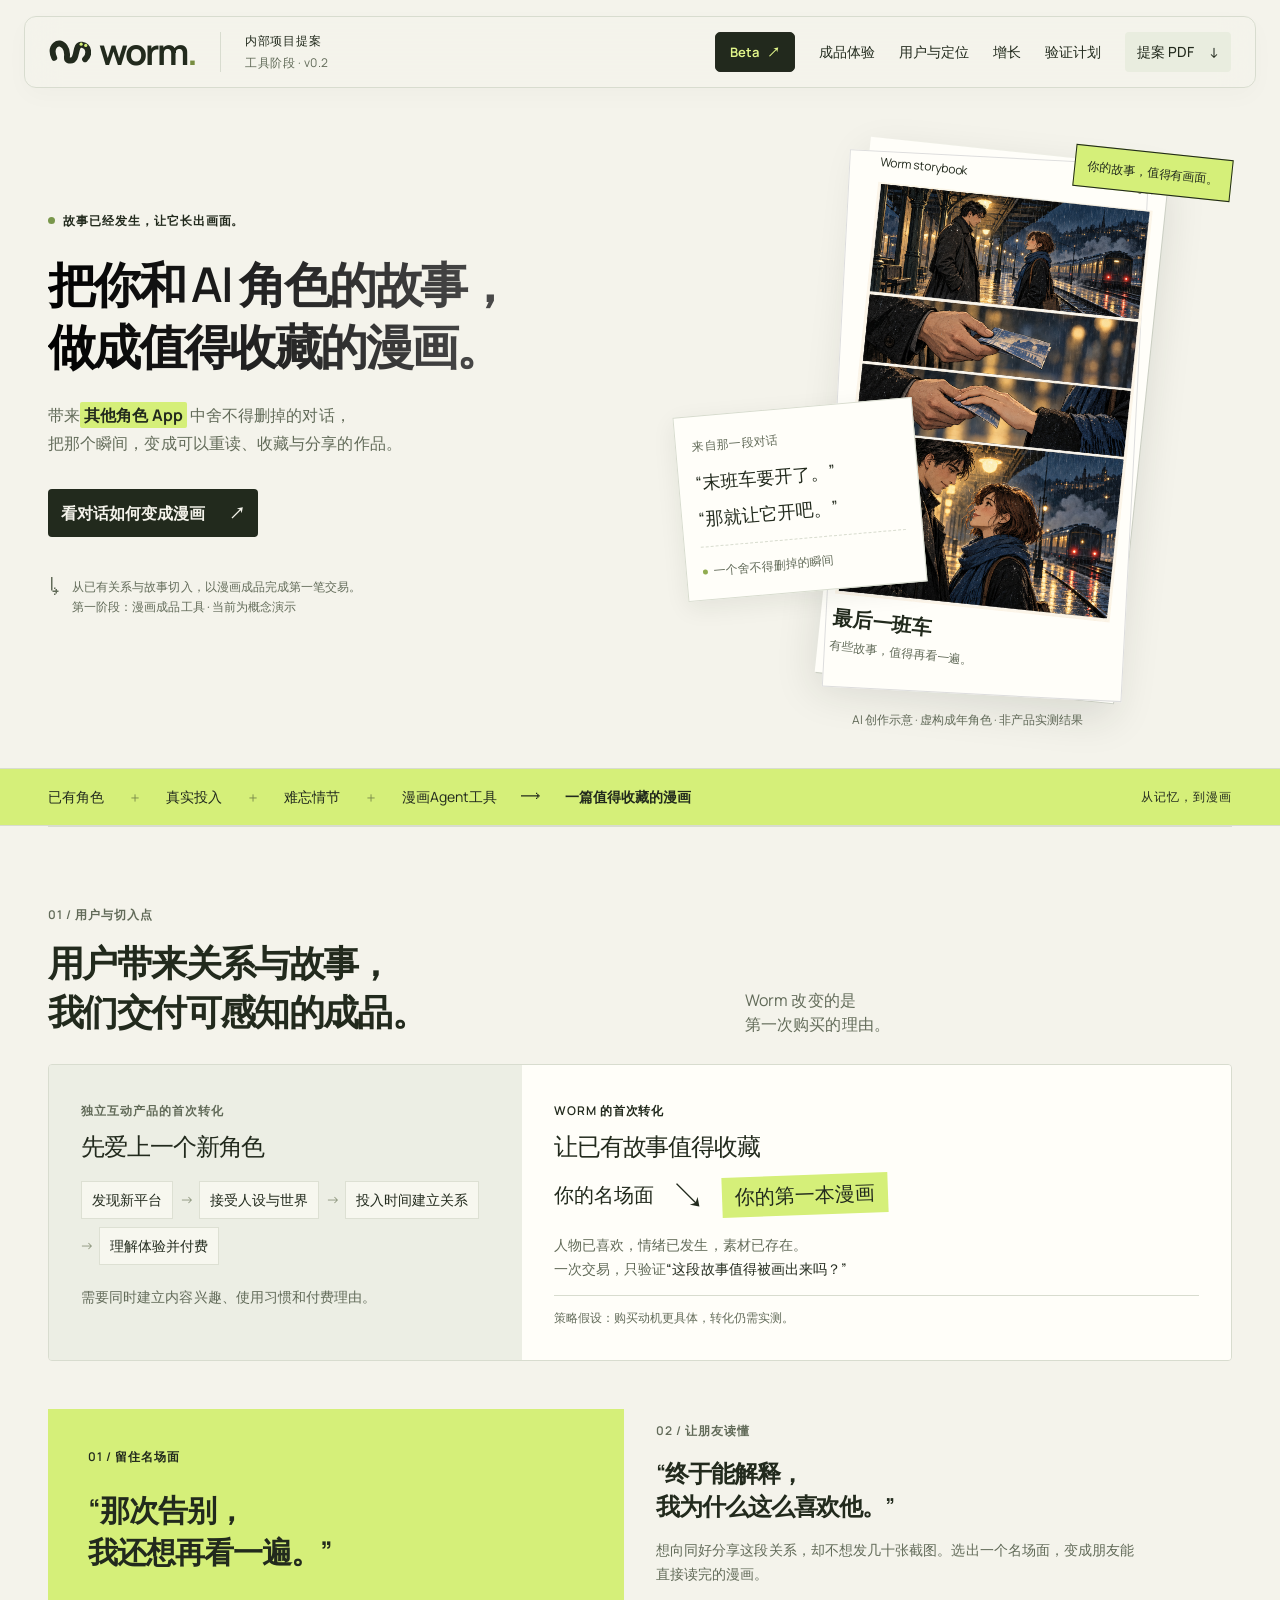
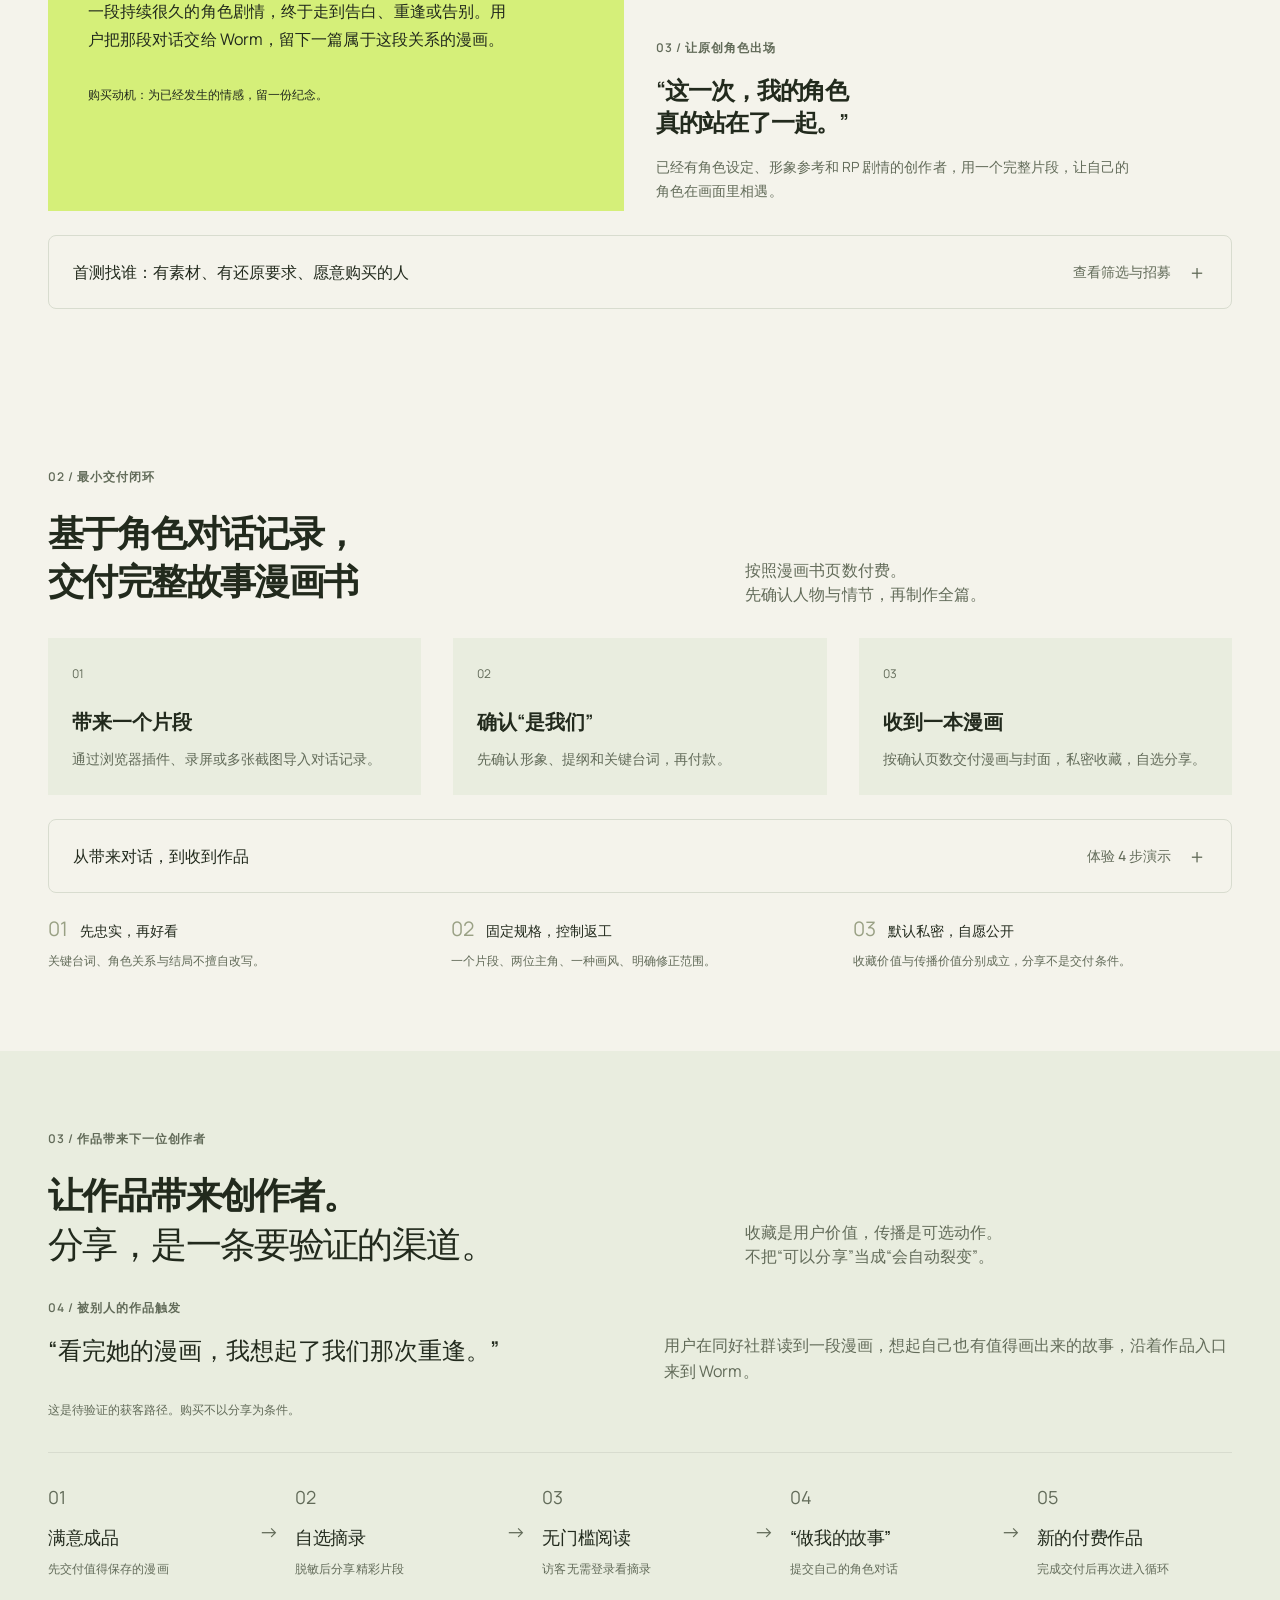
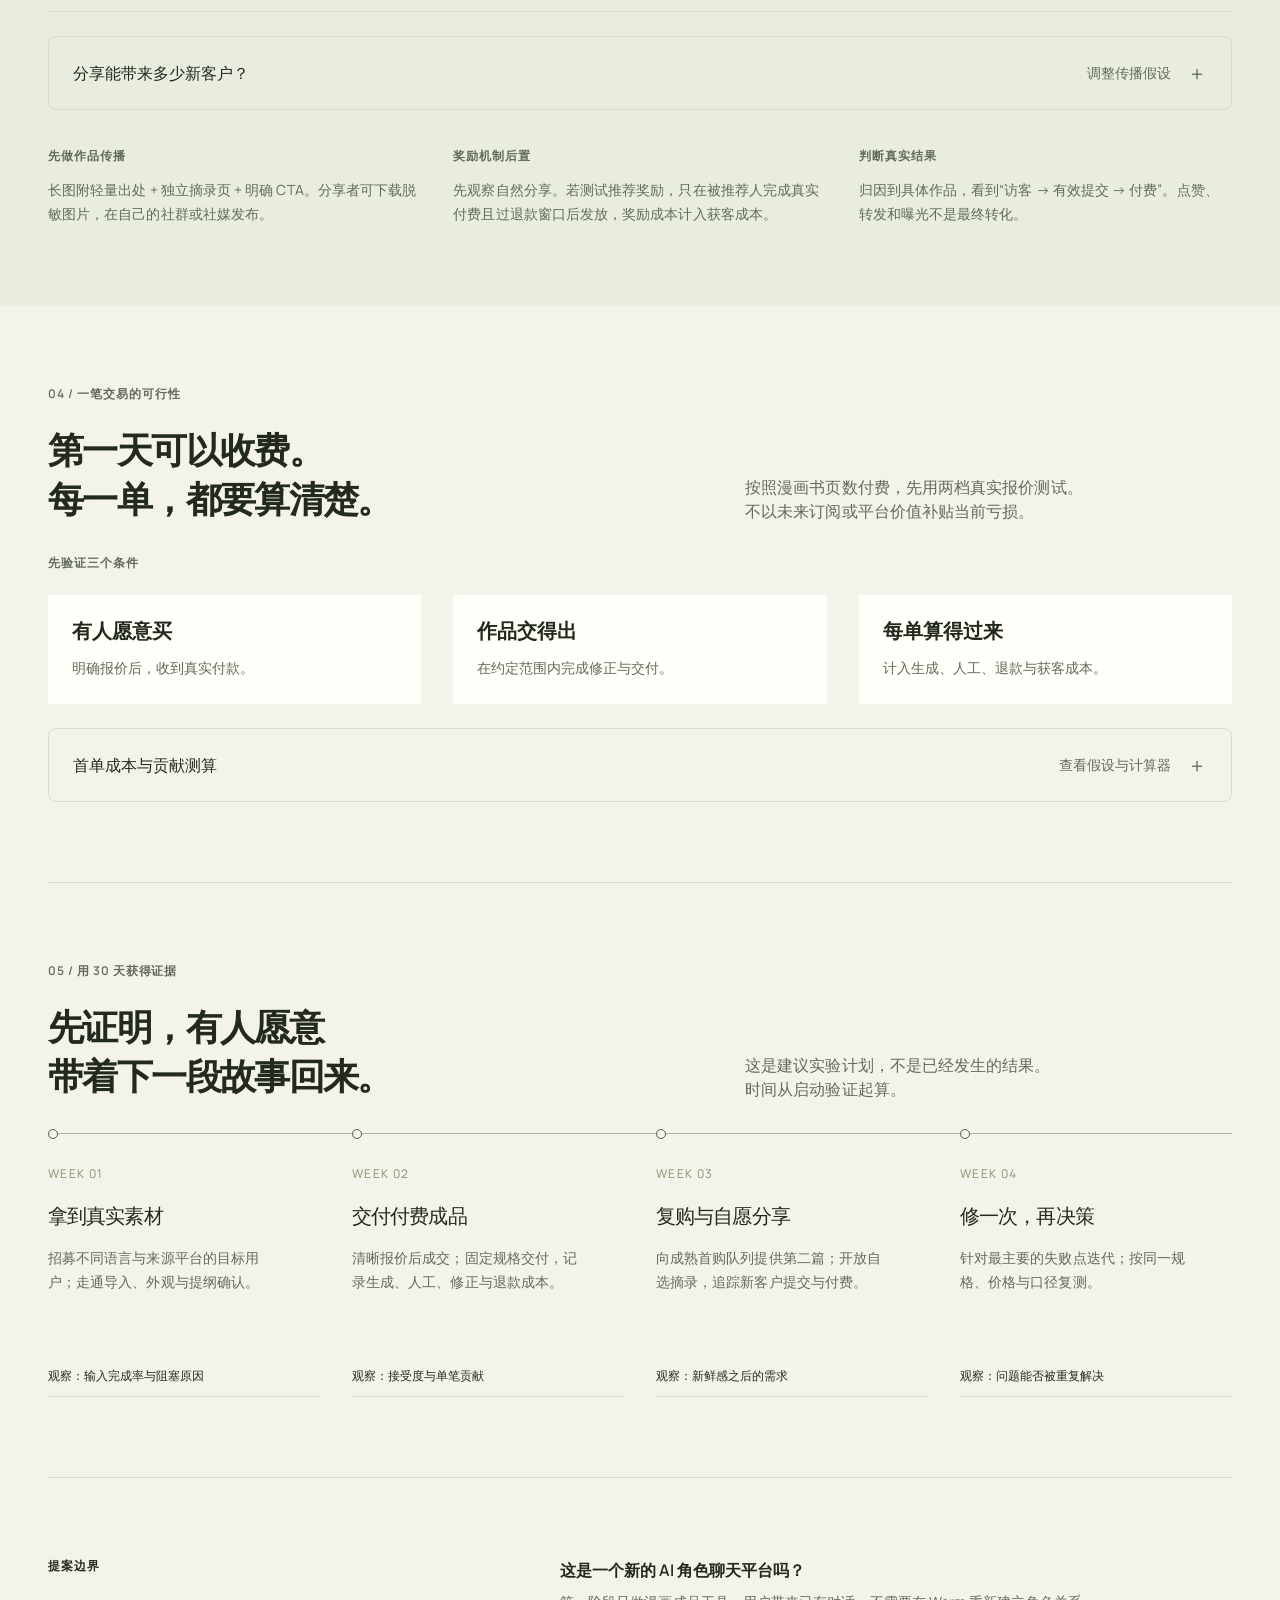
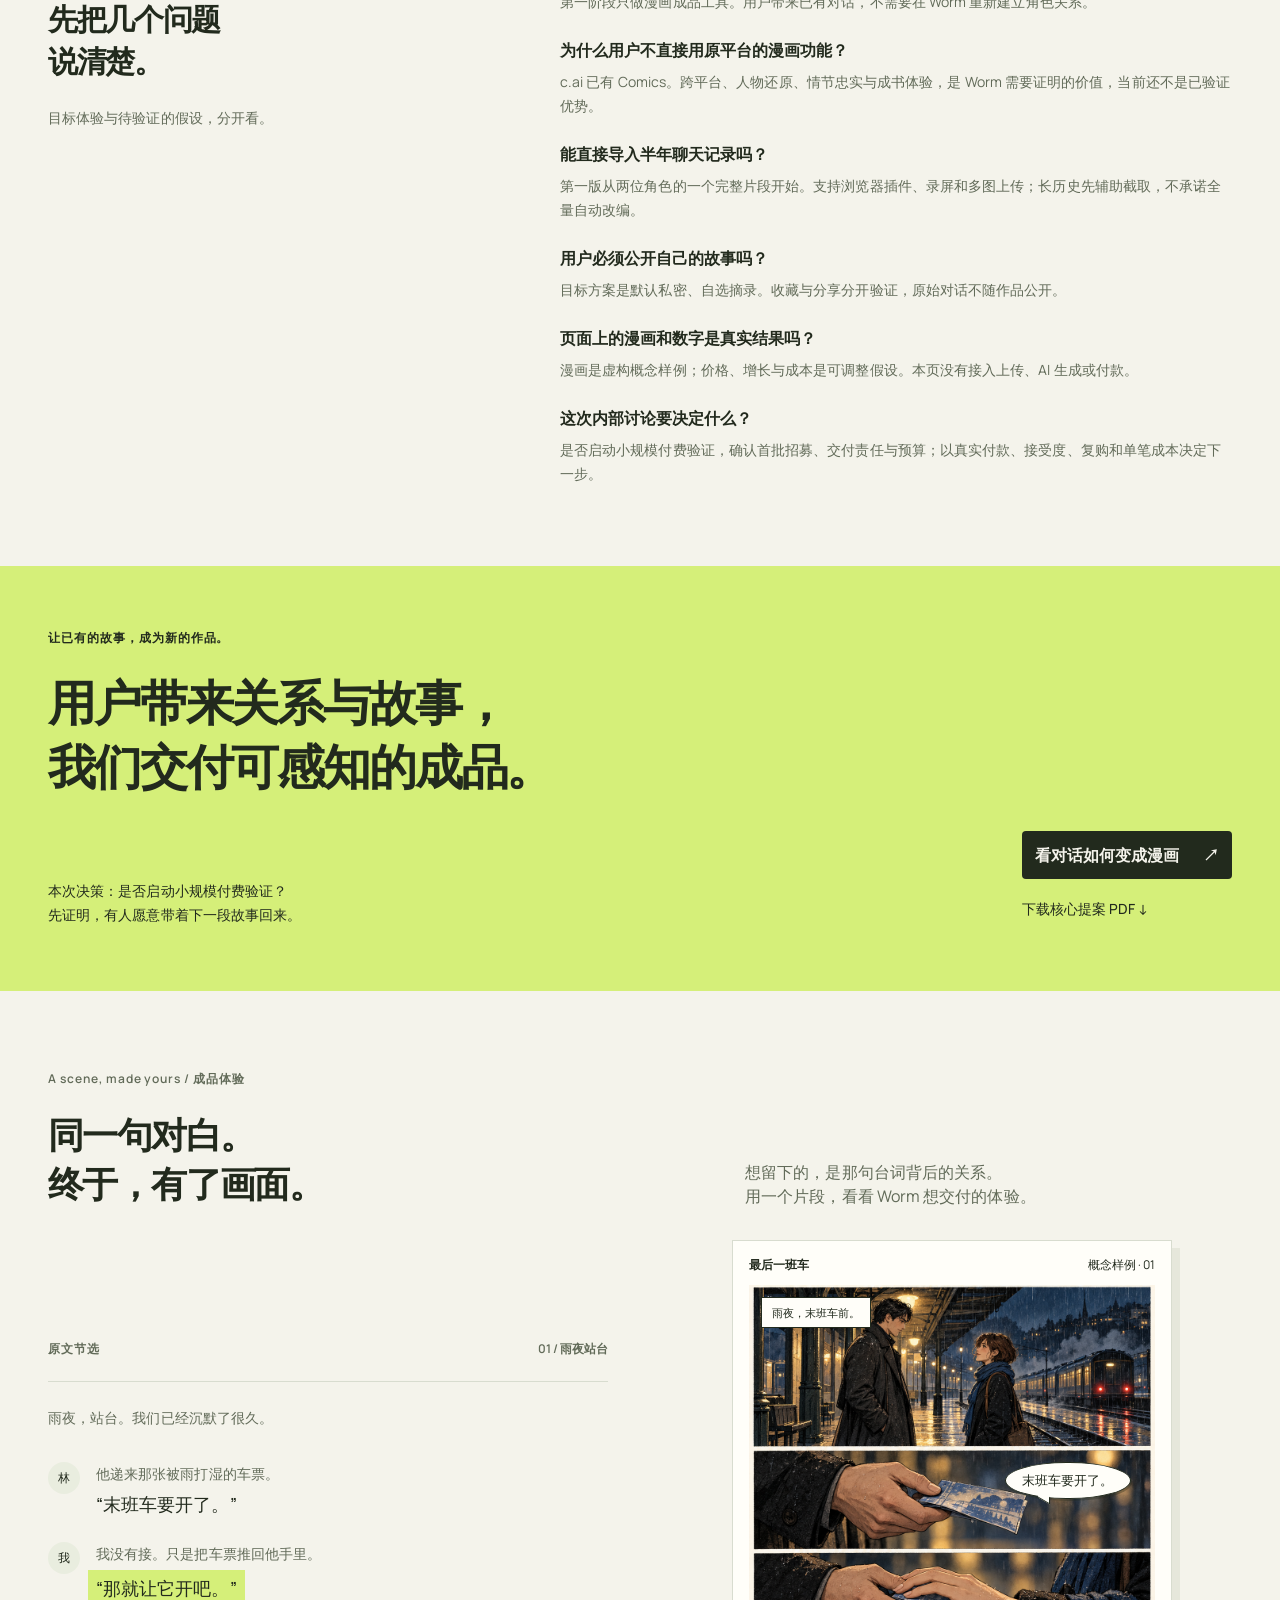
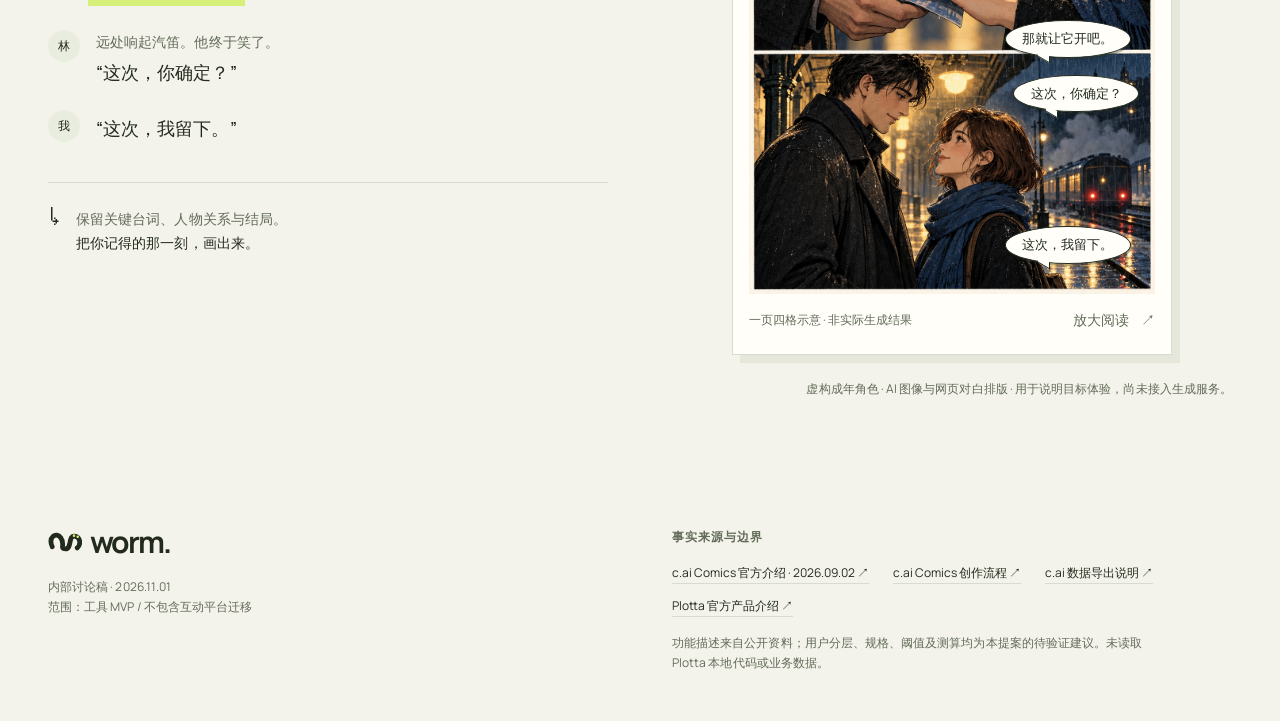
<file: index.html>
<!doctype html>
<html lang="zh-CN">
<head>
  <meta charset="utf-8">
  <meta name="viewport" content="width=device-width, initial-scale=1">
  <meta name="theme-color" content="#f4f3eb">
  <meta name="description" content="Worm 工具阶段内部提案：把已有的 AI 角色对话，变成值得收藏与分享的漫画。">
  <title>Worm — 把角色对话变成值得收藏的漫画</title>
  <meta name="robots" content="noindex, nofollow">
  <meta property="og:type" content="website">
  <meta property="og:title" content="Worm · 让已有故事，长出画面">
  <meta property="og:description" content="把 AI 角色对话变成值得收藏的漫画。工具阶段内部提案与概念演示。">
  <meta property="og:image" content="https://worm-tool-pitch.onrender.com/last-train-comic.png">
  <meta name="twitter:card" content="summary_large_image">
  <link rel="icon" href="worm.svg" type="image/svg+xml">
  <link rel="stylesheet" href="styles.css">
</head>
<body>
  <a class="skip" href="#main">跳转到主要内容</a>
  <header class="header">
    <a href="#idea" class="brand" aria-label="Worm 首页"><img src="worm.svg" alt="" width="42" height="28"><span>worm<span class="brand-dot">.</span></span></a>
    <div class="header-label">内部项目提案 <span>工具阶段 · v0.2</span></div>
    <a class="beta-link" href="/beta/" aria-label="Beta · 屎壳郎主题">Beta <span aria-hidden="true">↗</span></a>
    <button class="menu-toggle" aria-expanded="false" aria-controls="main-nav"><span>章节</span><span class="menu-lines" aria-hidden="true"></span></button>
    <nav id="main-nav" aria-label="主要导航"><a href="#story">成品体验</a><a href="#thesis">用户与定位</a><a href="#growth">增长</a><a href="#validation">验证计划</a><a href="worm-core-pitch.pdf" download class="nav-download">提案 PDF <span aria-hidden="true">↓</span></a></nav>
  </header>

  <main id="main">
    <section class="hero wrap" id="idea">
      <div class="hero-copy">
        <div class="eyebrow"><span class="status-dot"></span> 故事已经发生，让它长出画面。</div>
        <h1 class="heading-1">把你和 AI 角色的故事，<br>做成值得收藏的漫画。</h1>
        <p class="hero-description">带来<strong class="source-highlight">其他角色 App</strong> 中舍不得删掉的对话，<br class="desktop-break">把那个瞬间，变成可以重读、收藏与分享的作品。</p>
        <div class="hero-actions"><a href="#story" class="button dark">看对话如何变成漫画 <span aria-hidden="true">↗</span></a></div>
        <div class="hero-note"><span aria-hidden="true">↳</span><p>从已有关系与故事切入，以漫画成品完成第一笔交易。<br><b>第一阶段：漫画成品工具 · 当前为概念演示</b></p></div>
      </div>
      <div class="hero-art">
        
        <div class="floating-tag">你的故事，值得有画面。</div>
        <figure class="comic-paper"><div class="paper-top"><span>Worm storybook</span><span>001</span></div><img src="last-train-comic.png" alt="虚构漫画示例：雨夜站台，两位成年角色递回车票，选择留下。" width="1024" height="1536" fetchpriority="high"><figcaption><strong>最后一班车</strong><span>有些故事，值得再看一遍。</span></figcaption></figure>
        <div class="chat-scrap"><span class="scrap-label">来自那一段对话</span><p>“末班车要开了。”</p><p>“那就让它开吧。”</p><div class="scrap-footer"><i></i> 一个舍不得删掉的瞬间</div></div>
        <p class="art-disclaimer">AI 创作示意 · 虚构成年角色 · 非产品实测结果</p>
      </div>
    </section>

    <div class="ticker" aria-label="产品输入输出"><div class="wrap"><span>已有角色</span><b>＋</b><span>真实投入</span><b>＋</b><span>难忘情节</span><b>＋</b><span class="ticker-tool">漫画Agent工具</span><b class="ticker-arrow">⟶</b><strong>一篇值得收藏的漫画</strong><span class="ticker-aside">从记忆，到漫画</span></div></div>




    <section class="section wrap thesis-audience" id="thesis">
      <div class="section-heading"><div class="eyebrow">01 / 用户与切入点</div><h2>用户带来关系与故事，<br>我们交付可感知的成品。</h2><p>Worm 改变的是<br>第一次购买的理由。</p></div>
      <div class="thesis-grid">
        <div class="old-path"><span class="small-label">独立互动产品的首次转化</span><h3>先爱上一个新角色</h3><div class="path-list"><span>发现新平台</span><i>↓</i><span>接受人设与世界</span><i>↓</i><span>投入时间建立关系</span><i>↓</i><span>理解体验并付费</span></div><p>需要同时建立内容兴趣、使用习惯和付费理由。</p></div>
        <div class="new-path"><span class="small-label">WORM 的首次转化</span><h3>让已有故事值得收藏</h3><div class="big-equation"><span>你的名场面</span><b>↘</b><span class="equation-result">你的第一本漫画</span></div><p>人物已喜欢，情绪已发生，素材已存在。<br>一次交易，只验证<strong>“这段故事值得被画出来吗？”</strong></p><div class="hypothesis-tag">策略假设：购买动机更具体，转化仍需实测。</div></div>
      </div>
      <div class="use-cases" aria-label="关键使用场景">
        <article class="case-lead"><span class="small-label">01 / 留住名场面</span><h3>“那次告别，<br>我还想再看一遍。”</h3><p>一段持续很久的角色剧情，终于走到告白、重逢或告别。用户把那段对话交给 Worm，留下一篇属于这段关系的漫画。</p><span class="case-outcome">购买动机：为已经发生的情感，留一份纪念。</span></article>
        <div class="case-side"><article><span class="small-label">02 / 让朋友读懂</span><h3>“终于能解释，<br>我为什么这么喜欢他。”</h3><p>想向同好分享这段关系，却不想发几十张截图。选出一个名场面，变成朋友能直接读完的漫画。</p></article><article><span class="small-label">03 / 让原创角色出场</span><h3>“这一次，我的角色<br>真的站在了一起。”</h3><p>已经有角色设定、形象参考和 RP 剧情的创作者，用一个完整片段，让自己的角色在画面里相遇。</p></article></div>
      </div>
      <details class="audience-inset disclosure" id="audience"><summary><span>首测找谁：有素材、有还原要求、愿意购买的人</span><span class="disclosure-action">查看筛选与招募 <b aria-hidden="true">＋</b></span></summary><div class="disclosure-body">
      <div class="audience-heading"><h3>先找有“名场面”的人。</h3><p>按行为筛选，不按市场押注。首测不限国家或语言，分组记录、验证核心流程。</p></div>
      <div class="audience-layout">
        <div class="persona-tabs" role="tablist" aria-label="目标用户分层" aria-orientation="vertical">
          <button class="persona-tab active" id="persona-tab-0" role="tab" aria-selected="true" aria-controls="persona-panel" data-persona="0"><span>优先切入</span><strong>双人剧情 RP 用户</strong><i>↗</i></button>
          <button class="persona-tab" id="persona-tab-1" role="tab" aria-selected="false" aria-controls="persona-panel" tabindex="-1" data-persona="1"><span>按意愿分层</span><strong>私密关系收藏者</strong><i>↗</i></button>
          <button class="persona-tab" id="persona-tab-2" role="tab" aria-selected="false" aria-controls="persona-panel" tabindex="-1" data-persona="2"><span>后续再做</span><strong>群像长篇 / 泛陪伴用户</strong><i>↗</i></button>
        </div>
        <div class="persona-panel" id="persona-panel" role="tabpanel" aria-labelledby="persona-tab-0" tabindex="0">
          <span class="persona-index" id="persona-index">A / START HERE</span><h3 id="persona-title">“我想把我们那次告别画出来。”</h3><p id="persona-description">有原创角色或自设人物，长期进行双人剧情扮演，已经保存过对白或分享过名场面。</p><ul id="persona-points"><li>已有一个完整片段：告白、和解、重逢或冒险。</li><li>能提供两位角色的形象参考或具体描述。</li><li>愿意提交素材，并为确认后的成品付费。</li></ul><div class="persona-insight" id="persona-insight">优先筛选标准：有素材 + 有还原要求 + 有完成作品的意愿。分享意愿用于分层，不作为购买门槛。</div>
        </div>
      </div>
      <div class="recruit-line"><span class="small-label">首批招募</span><p>角色创作者 / RP 社区 / 同好社群 → 展示一段“原文—成品” → 报出明确价格 → 收到真实素材</p><span class="note">不以点赞或问卷兴趣替代需求。</span></div>
      </div></details>
    </section>

    <section class="section wrap" id="experience">
      <div class="section-heading"><div class="eyebrow">02 / 最小交付闭环</div><h2>基于角色对话记录，<br>交付完整故事漫画书</h2><p>按照漫画书页数付费。<br>先确认人物与情节，再制作全篇。</p></div>
      <div class="delivery-strip"><div><span>01</span><strong>带来一个片段</strong><p>通过浏览器插件、录屏或多张截图导入对话记录。</p></div><div><span>02</span><strong>确认“是我们”</strong><p>先确认形象、提纲和关键台词，再付款。</p></div><div><span>03</span><strong>收到一本漫画</strong><p>按确认页数交付漫画与封面，私密收藏，自选分享。</p></div></div>
      <details class="disclosure process-disclosure"><summary><span>从带来对话，到收到作品</span><span class="disclosure-action">体验 4 步演示 <b aria-hidden="true">＋</b></span></summary><div class="demo-shell">
        <div class="demo-top"><span class="demo-badge">可点击流程示意</span><span>虚构样例 · 不上传数据 · 不调用生成服务</span></div>
        <div class="demo-steps" role="tablist" aria-label="MVP 演示步骤">
          <button role="tab" id="step-tab-0" aria-controls="demo-panel-0" aria-selected="true" class="step active" data-step="0"><b>01</b><span>带来对话</span></button>
          <button role="tab" id="step-tab-1" aria-controls="demo-panel-1" aria-selected="false" tabindex="-1" class="step" data-step="1"><b>02</b><span>确认故事</span></button>
          <button role="tab" id="step-tab-2" aria-controls="demo-panel-2" aria-selected="false" tabindex="-1" class="step" data-step="2"><b>03</b><span>收到漫画</span></button>
          <button role="tab" id="step-tab-3" aria-controls="demo-panel-3" aria-selected="false" tabindex="-1" class="step" data-step="3"><b>04</b><span>选择分享</span></button>
        </div>
        <div class="demo-panel" id="demo-panel-0" role="tabpanel" aria-labelledby="step-tab-0">
          <div class="demo-copy"><span class="small-label">输入 / 一段已完成的情节</span><h3>从你舍不得删掉的<br>那一段开始。</h3><p>支持通过浏览器插件导入对话记录，或上传录屏、多张对话截图。</p><div class="feature-pills"><span>建议 20–80 条消息</span><span>两位主要角色</span><span>一个完整场景</span></div><p class="micro-note">服务入口：Web、Chrome 插件、App。</p><button class="button dark" data-next="1">看如何确认故事 <span>→</span></button></div>
          <div class="chat-demo"><div class="mock-window"><i></i><i></i><i></i><span>last-train.txt</span></div><div class="chat-content"><p class="scene-setting">雨夜，站台。我们已经沉默了很久。</p><div class="message"><span>林</span><p>他递来那张被雨打湿的车票。<br>“末班车要开了。”</p></div><div class="message own"><span>我</span><p>我没有接。只是把车票推回他手里。<br>“那就让它开吧。”</p></div><div class="message"><span>林</span><p>远处响起汽笛。他终于笑了。<br>“这次，你确定？”</p></div><div class="message own"><span>我</span><p>“这次，我留下。”</p></div><p class="import-footer">✓ 原文保留在私密作品中</p></div></div>
        </div>
        <div class="demo-panel" id="demo-panel-1" role="tabpanel" aria-labelledby="step-tab-1" hidden>
          <div class="demo-copy"><span class="small-label">确认 / 让用户保留解释权</span><h3>先确认“是我们”，<br>再开始画。</h3><p>展示简短提纲、双方形象和必须保留的台词。确认页数、制作范围与价格后付款，再制作完整正文。</p><div class="feature-pills"><span>一种画风</span><span>两位主角</span><span>锁定关键台词</span></div><p class="micro-note">首批由人工辅助审核。人物预览的成本计入试用成本；不做无限免费重抽。</p><button class="button dark" data-next="2">看交付结果 <span>→</span></button></div>
          <div class="outline-demo"><div class="outline-heading"><span>STORY CHECK</span><b>最后一班车</b></div><div class="cast"><div><span class="avatar avatar-a">林</span><p><strong>林 · 成年</strong><small>黑发 / 深色大衣 / 克制</small></p></div><div><span class="avatar avatar-b">我</span><p><strong>主角 · 成年</strong><small>栗色短发 / 蓝色围巾</small></p></div></div><ol class="story-beats"><li><span>01</span>雨夜重逢，离别近在眼前。</li><li><span>02</span>他递出车票，等待一个答案。</li><li><span>03</span>我推回车票，选择留下。</li><li><span>04</span>列车离开，两人重新靠近。</li></ol><blockquote>必须保留：<br>“那就让它开吧。”</blockquote><div class="outline-check">✓ 不新增关系设定，不替用户改变结局。</div></div>
        </div>
        <div class="demo-panel" id="demo-panel-2" role="tabpanel" aria-labelledby="step-tab-2" hidden>
          <div class="demo-copy"><span class="small-label">交付 / 一个可以买走的成品</span><h3>读得到，存得下。<br>也可以，只留给自己。</h3><p>私密阅读页 + PDF / 长图下载。提供一轮约定范围内的修正；生成失败不重复计费。</p><div class="feature-pills"><span>按确认页数制作</span><span>漫画正文 + 封面</span><span>一轮明确范围修正</span></div><p class="micro-note">这里展示一页 AI 创作样例。完整产品尚未开发，交付时效先通过人工批次实测。</p><button class="button dark" data-next="3">看分享方式 <span>→</span></button></div>
          <div class="result-demo"><figure><div class="lettered-comic"><img src="last-train-comic.png" alt="四格概念漫画：雨夜站台，林递出车票，主角推回车票，决定留下。" width="1024" height="1536" loading="lazy"><span class="comic-narration">雨夜，末班车前。</span><span class="speech speech-one">末班车要开了。</span><span class="speech speech-two">那就让它开吧。</span><span class="speech speech-three">这次，你确定？</span><span class="speech speech-four">这次，我留下。</span></div><figcaption><b>最后一班车</b><button class="text-link" data-open-reader>放大阅读 ↗</button></figcaption></figure></div>
        </div>
        <div class="demo-panel" id="demo-panel-3" role="tabpanel" aria-labelledby="step-tab-3" hidden>
          <div class="demo-copy"><span class="small-label">分享 / 用户决定可见范围</span><h3>分享一个名场面，<br>不用交出整段关系。</h3><p>用户主动选择一张封面或 2–4 格摘录，确认昵称、台词和画面后生成链接。原始聊天记录始终不随作品公开。</p><label class="privacy-toggle"><input type="checkbox" id="share-consent"><span class="toggle-track"></span><span>演示：允许展示已选漫画摘录</span></label><div class="privacy-state" id="privacy-state" aria-live="polite">当前：私密收藏。分享页尚未开放。</div><p class="micro-note">此开关只改变演示预览，不会发布任何内容。</p></div>
          <div class="share-demo private" id="share-demo"><div class="share-top"><span>worm.</span><span id="share-badge">PRIVATE</span></div><div class="share-image"><img src="last-train-comic.png" alt="漫画分享卡示意" width="1024" height="1536" loading="lazy"><span id="share-lock">仅自己可见</span></div><div class="share-caption"><span>一个把车票退回去的夜晚。</span><h4>最后一班车</h4><p>你的聊天记录里，也有这样的瞬间吗？</p><button class="button dark" id="share-demo-cta" disabled>把我的故事做成漫画 ↗</button><small>示意 CTA · 点击返回导入流程演示</small></div></div>
        </div>
      </div>
      </details>
      <div class="promise-row"><div><b>01</b><strong>先忠实，再好看</strong><p>关键台词、角色关系与结局不擅自改写。</p></div><div><b>02</b><strong>固定规格，控制返工</strong><p>一个片段、两位主角、一种画风、明确修正范围。</p></div><div><b>03</b><strong>默认私密，自愿公开</strong><p>收藏价值与传播价值分别成立，分享不是交付条件。</p></div></div>
    </section>

<section class="section growth-section" id="growth"><div class="wrap">
      <div class="section-heading"><div class="eyebrow">03 / 作品带来下一位创作者</div><h2>让作品带来创作者。<br><em>分享，是一条要验证的渠道。</em></h2><p>收藏是用户价值，传播是可选动作。<br>不把“可以分享”当成“会自动裂变”。</p></div>
      <div class="growth-story"><span class="small-label">04 / 被别人的作品触发</span><blockquote>“看完她的漫画，我想起了我们那次重逢。”</blockquote><p>用户在同好社群读到一段漫画，想起自己也有值得画出来的故事，沿着作品入口来到 Worm。</p><span class="caption-2">这是待验证的获客路径。购买不以分享为条件。</span></div>
      <div class="growth-path"><div><span>01</span><h3>满意成品</h3><p>先交付值得保存的漫画</p></div><b>→</b><div><span>02</span><h3>自选摘录</h3><p>脱敏后分享精彩片段</p></div><b>→</b><div><span>03</span><h3>无门槛阅读</h3><p>访客无需登录看摘录</p></div><b>→</b><div><span>04</span><h3>“做我的故事”</h3><p>提交自己的角色对话</p></div><b>→</b><div><span>05</span><h3>新的付费作品</h3><p>完成交付后再次进入循环</p></div></div>
      <details class="disclosure growth-details"><summary><span>分享能带来多少新客户？</span><span class="disclosure-action">调整传播假设 <b aria-hidden="true">＋</b></span></summary><p class="model-context">默认演算：25% 分享率 × 20 位新访客 × 8% 有效提交 × 25% 付费 = 0.10 位新客户。这组假设尚不足以自我维持增长。</p><div class="growth-lab"><div class="lab-copy"><span class="small-label">传播模型 / 可调整假设</span><h3>一个付费创作者，<br>带来多少个新客户？</h3><p>记录交付后 14 天内带来的去重新访客；<br>再跟踪每位访客首次进入后 14 天的首购。</p><div class="formula">K<sub>paid</sub> = s × v × u × p</div><div class="growth-result"><output id="growth-k">0.10</output><p>位新增付费创作者 / 原付费创作者</p></div><p class="lab-verdict" id="growth-verdict">在这组假设下，它是一条补充获客渠道，尚不能自我维持增长。</p></div><div class="sliders">
        <label for="share-rate"><span>主动分享率 <small>s</small></span><output id="share-rate-value">25%</output><input id="share-rate" type="range" min="0" max="100" step="1" value="25"></label>
        <label for="share-visitors"><span>每位分享者带来新访客 <small>v</small></span><output id="share-visitors-value">20 人</output><input id="share-visitors" type="range" min="0" max="200" step="5" value="20"></label>
        <label for="submit-rate"><span>访客 → 有效素材提交 <small>u</small></span><output id="submit-rate-value">8%</output><input id="submit-rate" type="range" min="0" max="50" step="1" value="8"></label>
        <label for="pay-rate"><span>有效提交 → 付费 <small>p</small></span><output id="pay-rate-value">25%</output><input id="pay-rate" type="range" min="0" max="100" step="1" value="25"></label>
        <div class="lab-note">四个乘数使用同一队列，最长 28 天成熟；排除本人、既有客户与重复归因。以上均为演算假设。K ≥ 1 仍受周期、受众重叠、成本与渠道饱和影响。</div>
      </div></div>
      </details>
      <div class="growth-bottom"><div><span class="small-label">先做作品传播</span><p>长图附轻量出处 + 独立摘录页 + 明确 CTA。分享者可下载脱敏图片，在自己的社群或社媒发布。</p></div><div><span class="small-label">奖励机制后置</span><p>先观察自然分享。若测试推荐奖励，只在被推荐人完成真实付费且过退款窗口后发放，奖励成本计入获客成本。</p></div><div><span class="small-label">判断真实结果</span><p>归因到具体作品，看到“访客 → 有效提交 → 付费”。点赞、转发和曝光不是最终转化。</p></div></div>
    </div></section>

<section class="section economics-section" id="economics"><div class="wrap">
      <div class="section-heading"><div class="eyebrow">04 / 一笔交易的可行性</div><h2>第一天可以收费。<br>每一单，都要算清楚。</h2><p>按照漫画书页数付费，先用两档真实报价测试。<br>不以未来订阅或平台价值补贴当前亏损。</p></div>
      <div class="economics-brief"><p class="small-label">先验证三个条件</p><div><strong>有人愿意买</strong><span>明确报价后，收到真实付款。</span></div><div><strong>作品交得出</strong><span>在约定范围内完成修正与交付。</span></div><div><strong>每单算得过来</strong><span>计入生成、人工、退款与获客成本。</span></div></div>
      <details class="disclosure economics-details"><summary><span>首单成本与贡献测算</span><span class="disclosure-action">查看假设与计算器 <b aria-hidden="true">＋</b></span></summary><p class="model-context">内部演算假设，不是实际定价或利润。默认每篇实收 ¥49，扣除制作等成本与获客后，首单贡献 ¥12.05；固定费用尚未计入。</p><div class="economics-grid"><div class="economics-inputs"><span class="small-label">内部敏感性测算 · 非定价承诺</span><div class="number-grid">
        <label>每篇实收（元）<input type="number" id="price" min="0" max="10000" value="49" step="1"></label><label>基础生成成本（元）<input type="number" id="generation" min="0" max="10000" value="6" step="0.5"></label><label>返工成本增幅（%）<input type="number" id="retry" min="0" max="1000" value="25" step="5"></label><label>人工处理（分钟）<input type="number" id="minutes" min="0" max="1000" value="8" step="1"></label><label>人工时薪（元）<input type="number" id="hourly" min="0" max="10000" value="60" step="5"></label><label>支付等变动费率（%）<input type="number" id="fee" min="0" max="100" value="5" step="0.5"></label><label>试用 / 退款等摊销（元）<input type="number" id="overhead" min="0" max="10000" value="4" step="1"></label><label>每位付费用户获客成本（元）<input type="number" id="cac" min="0" max="10000" value="15" step="1"></label>
      </div><p class="micro-note">“元”仅作内部统一测算单位，不代表首发市场。实收与退款摊销应避免重复扣除；固定费用未计入。两档报价分组记录，复购使用该组预先公布的无补贴价格；小样本不用于判断最优定价。</p></div><div class="economics-output"><div class="cost-bars"><div><span>订单实收</span><strong id="revenue-value">¥49.00</strong></div><div><span>制作 + 人工 + 摊销</span><strong id="cost-value">− ¥21.95</strong></div><div><span>获客成本</span><strong id="cac-value">− ¥15.00</strong></div></div><div class="margin-label">首单贡献 / 扣除获客后</div><output id="margin-value">¥12.05</output><p id="margin-verdict">在这组假设下首单贡献为正；尚不等于整体盈利。</p><div class="cac-ceiling">首单可承受 CAC 上限 <b id="cac-ceiling">¥27.05</b><small>按首单贡献不亏计算；不计固定费用与未来复购。</small></div></div></div>
    </details></div></section>

    <section class="section wrap" id="validation">
      <div class="section-heading"><div class="eyebrow">05 / 用 30 天获得证据</div><h2>先证明，有人愿意<br>带着下一段故事回来。</h2><p>这是建议实验计划，不是已经发生的结果。<br>时间从启动验证起算。</p></div>
      <div class="timeline"><article><span class="week">WEEK 01</span><h3>拿到真实素材</h3><p>招募不同语言与来源平台的目标用户；走通导入、外观与提纲确认。</p><strong>观察：输入完成率与阻塞原因</strong></article><article><span class="week">WEEK 02</span><h3>交付付费成品</h3><p>清晰报价后成交；固定规格交付，记录生成、人工、修正与退款成本。</p><strong>观察：接受度与单笔贡献</strong></article><article><span class="week">WEEK 03</span><h3>复购与自愿分享</h3><p>向成熟首购队列提供第二篇；开放自选摘录，追踪新客户提交与付费。</p><strong>观察：新鲜感之后的需求</strong></article><article><span class="week">WEEK 04</span><h3>修一次，再决策</h3><p>针对最主要的失败点迭代；按同一规格、价格与口径复测。</p><strong>观察：问题能否被重复解决</strong></article></div>

    </section>

    <section class="section wrap questions" aria-labelledby="questions-heading"><div class="questions-heading"><div class="eyebrow">提案边界</div><h2 id="questions-heading">先把几个问题<br>说清楚。</h2><p>目标体验与待验证的假设，分开看。</p></div><div class="question-list">
      <article><h3>这是一个新的 AI 角色聊天平台吗？</h3><p>第一阶段只做漫画成品工具。用户带来已有对话，不需要在 Worm 重新建立角色关系。</p></article>
      <article><h3>为什么用户不直接用原平台的漫画功能？</h3><p>c.ai 已有 Comics。跨平台、人物还原、情节忠实与成书体验，是 Worm 需要证明的价值，当前还不是已验证优势。</p></article>
      <article><h3>能直接导入半年聊天记录吗？</h3><p>第一版从两位角色的一个完整片段开始。支持浏览器插件、录屏和多图上传；长历史先辅助截取，不承诺全量自动改编。</p></article>
      <article><h3>用户必须公开自己的故事吗？</h3><p>目标方案是默认私密、自选摘录。收藏与分享分开验证，原始对话不随作品公开。</p></article>
      <article><h3>页面上的漫画和数字是真实结果吗？</h3><p>漫画是虚构概念样例；价格、增长与成本是可调整假设。本页没有接入上传、AI 生成或付款。</p></article>
      <article><h3>这次内部讨论要决定什么？</h3><p>是否启动小规模付费验证，确认首批招募、交付责任与预算；以真实付款、接受度、复购和单笔成本决定下一步。</p></article>
    </div></section>
    <section class="closing"><div class="wrap"><div class="eyebrow">让已有的故事，成为新的作品。</div><h2 class="tagline"><span>用户带来</span><span>关系与故事，</span><br><span>我们交付</span><span>可感知的成品。</span></h2><div class="closing-bottom"><p>本次决策：是否启动小规模付费验证？<br><strong>先证明，有人愿意带着下一段故事回来。</strong></p><div class="closing-actions"><a href="#story" class="button dark">看对话如何变成漫画 <span aria-hidden="true">↗</span></a><a href="worm-core-pitch.pdf" download class="text-link">下载核心提案 PDF ↓</a></div></div></div></section>

    <section class="section wrap story-section" id="story" aria-labelledby="story-heading">
      <div class="section-heading"><div class="eyebrow">A scene, made yours / 成品体验</div><h2 id="story-heading">同一句对白。<br>终于，有了画面。</h2><p>想留下的，是那句台词背后的关系。<br>用一个片段，看看 Worm 想交付的体验。</p></div>
      <div class="story-comparison">
        <div class="source-story"><div class="source-heading"><span class="small-label">原文节选</span><span class="caption-3">01 / 雨夜站台</span></div><p class="source-setting">雨夜，站台。我们已经沉默了很久。</p>
          <div class="source-line"><span>林</span><p>他递来那张被雨打湿的车票。<br><strong>“末班车要开了。”</strong></p></div>
          <div class="source-line own"><span>我</span><p>我没有接。只是把车票推回他手里。<br><mark>“那就让它开吧。”</mark></p></div>
          <div class="source-line"><span>林</span><p>远处响起汽笛。他终于笑了。<br><strong>“这次，你确定？”</strong></p></div>
          <div class="source-line own"><span>我</span><p><strong>“这次，我留下。”</strong></p></div>
          <div class="source-takeaway"><span aria-hidden="true">↳</span><p>保留关键台词、人物关系与结局。<br><strong>把你记得的那一刻，画出来。</strong></p></div>
        </div>
        <figure class="story-page"><div class="storybook-head"><span>最后一班车</span><span>概念样例 · 01</span></div><div class="lettered-comic"><img src="last-train-comic.png" alt="四格概念漫画：雨夜站台，林递出车票，主角推回车票，决定留下。" width="1024" height="1536" loading="lazy"><span class="comic-narration">雨夜，末班车前。</span><span class="speech speech-one">末班车要开了。</span><span class="speech speech-two">那就让它开吧。</span><span class="speech speech-three">这次，你确定？</span><span class="speech speech-four">这次，我留下。</span></div><figcaption><span>一页四格示意 · 非实际生成结果</span><button class="text-link" data-open-reader>放大阅读 <span aria-hidden="true">↗</span></button></figcaption></figure>
      </div>
      <p class="sample-note">虚构成年角色 · AI 图像与网页对白排版 · 用于说明目标体验，尚未接入生成服务。</p>
    </section>
  </main>
  <footer class="footer wrap"><div><a href="#idea" class="brand"><img src="worm.svg" alt="" width="42" height="28"><span>worm.</span></a><p>内部讨论稿 · 2026.11.01<br>范围：工具 MVP / 不包含互动平台迁移</p></div><div class="sources"><span class="small-label">事实来源与边界</span><a href="https://blog.character.ai/cai-comics/" target="_blank" rel="noopener noreferrer">c.ai Comics 官方介绍 · 2026.09.02 ↗</a><a href="https://support.character.ai/hc/en-us/articles/54400390862875-Creating-Comics" target="_blank" rel="noopener noreferrer">c.ai Comics 创作流程 ↗</a><a href="https://support.character.ai/hc/en-us/articles/30299431702555-How-do-I-export-all-my-data-How-can-I-export-my-chats" target="_blank" rel="noopener noreferrer">c.ai 数据导出说明 ↗</a><a href="https://plotta.ai/index.html" target="_blank" rel="noopener noreferrer">Plotta 官方产品介绍 ↗</a><p>功能描述来自公开资料；用户分层、规格、阈值及测算均为本提案的待验证建议。未读取 Plotta 本地代码或业务数据。</p></div></footer>
  <dialog class="reader" aria-labelledby="reader-title"><div class="reader-toolbar"><div><h2 id="reader-title">最后一班车</h2><p>概念样例 · 一页四格 · 非产品实测</p></div><button class="reader-close" autofocus aria-label="关闭漫画阅读">关闭 <span aria-hidden="true">×</span></button></div><div class="reader-page"><div class="lettered-comic"><img src="last-train-comic.png" alt="四格概念漫画：雨夜站台，林递出车票，主角推回车票，决定留下。" width="1024" height="1536" loading="lazy"><span class="comic-narration">雨夜，末班车前。</span><span class="speech speech-one">末班车要开了。</span><span class="speech speech-two">那就让它开吧。</span><span class="speech speech-three">这次，你确定？</span><span class="speech speech-four">这次，我留下。</span></div></div><p class="reader-note">对白以网页文字排版，原始 AI 图像未作修改。</p></dialog>
  <div class="reading-progress" aria-hidden="true"><span id="progress-bar"></span></div>
  <script src="app.js"></script>
</body>
</html>
</file>
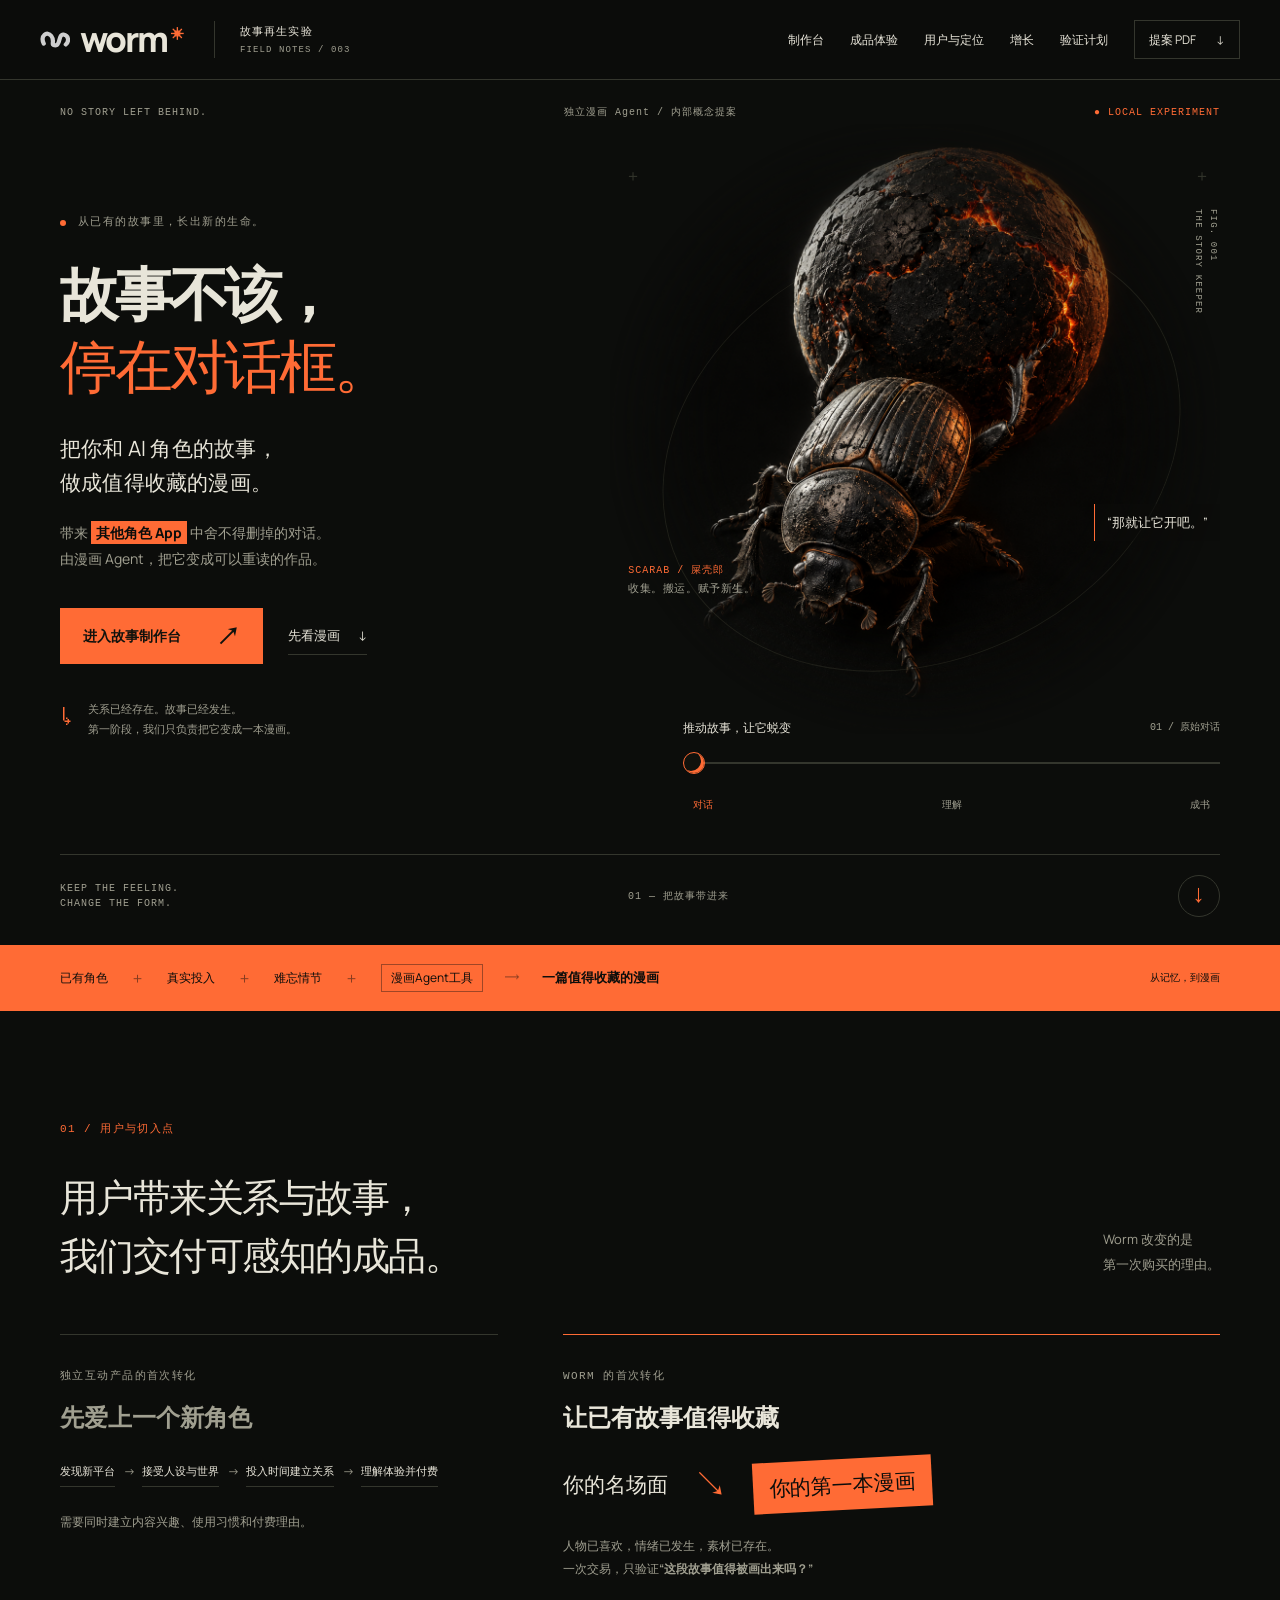
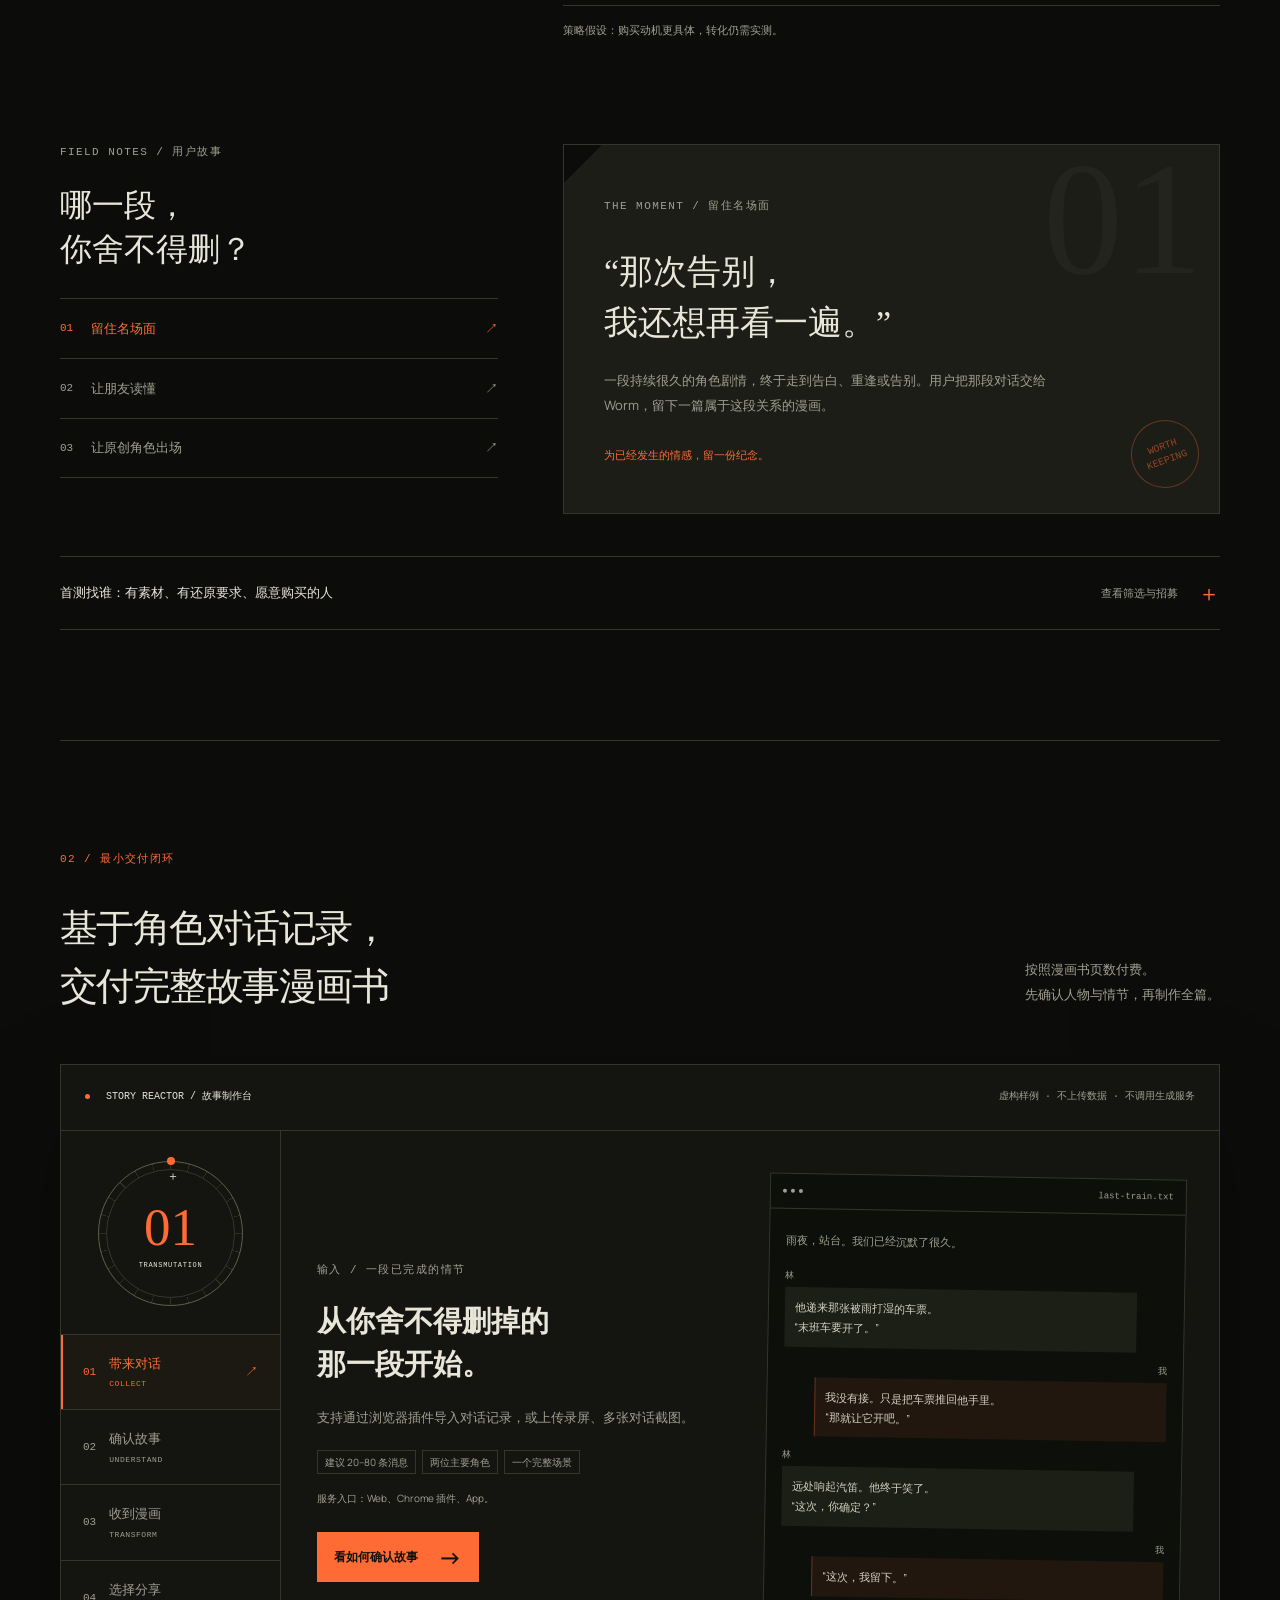
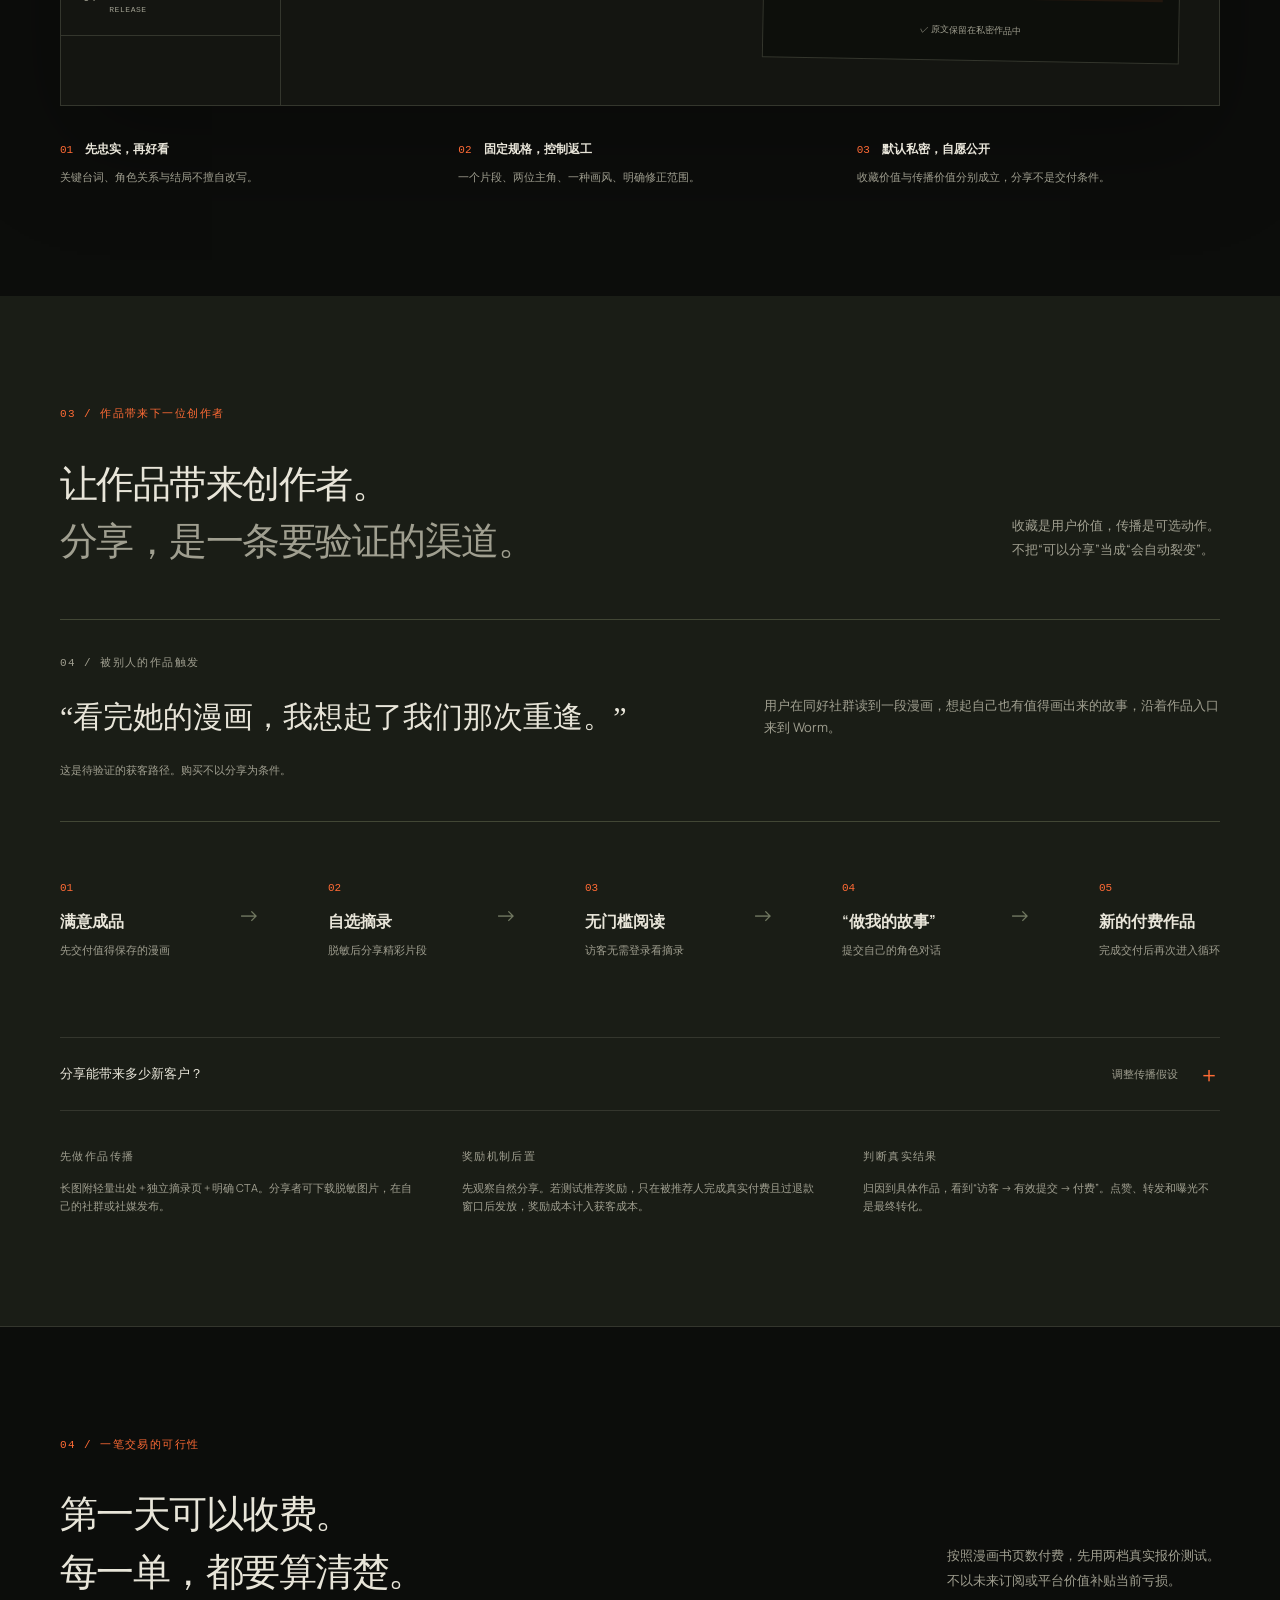
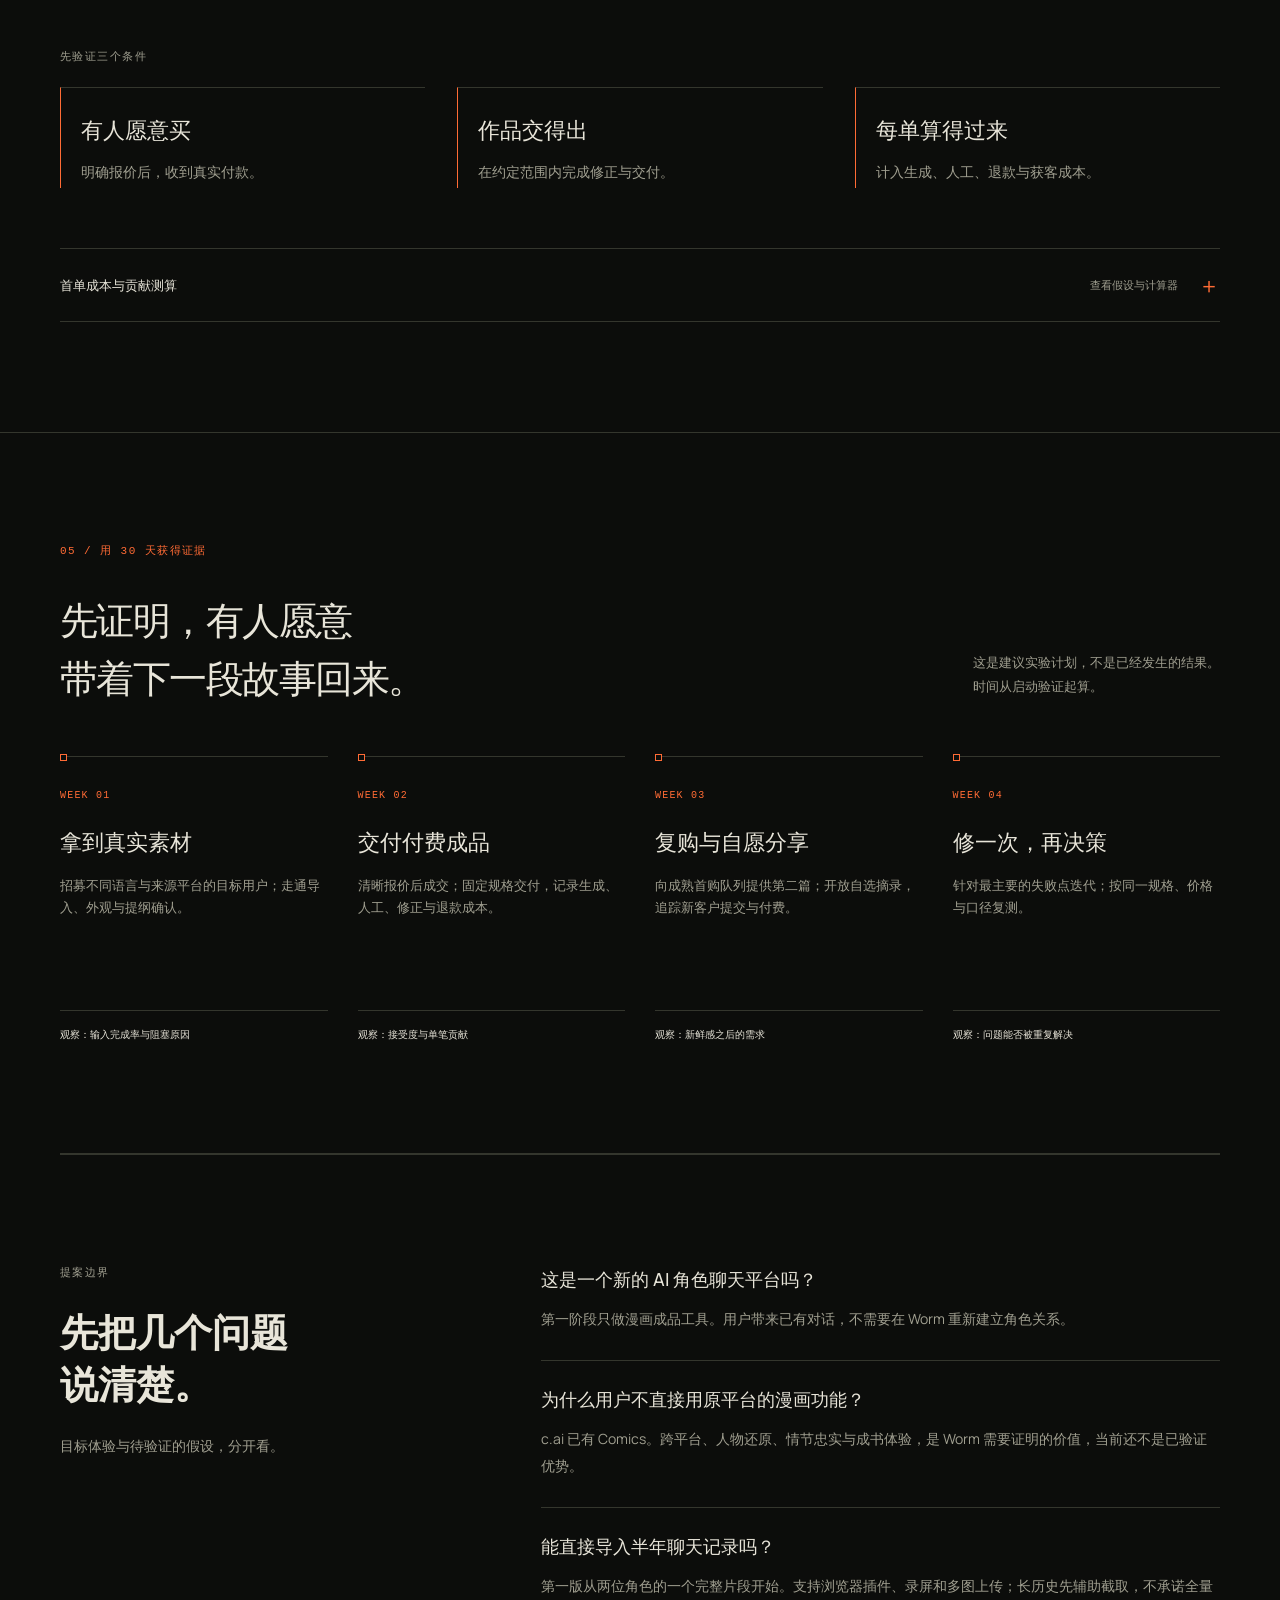
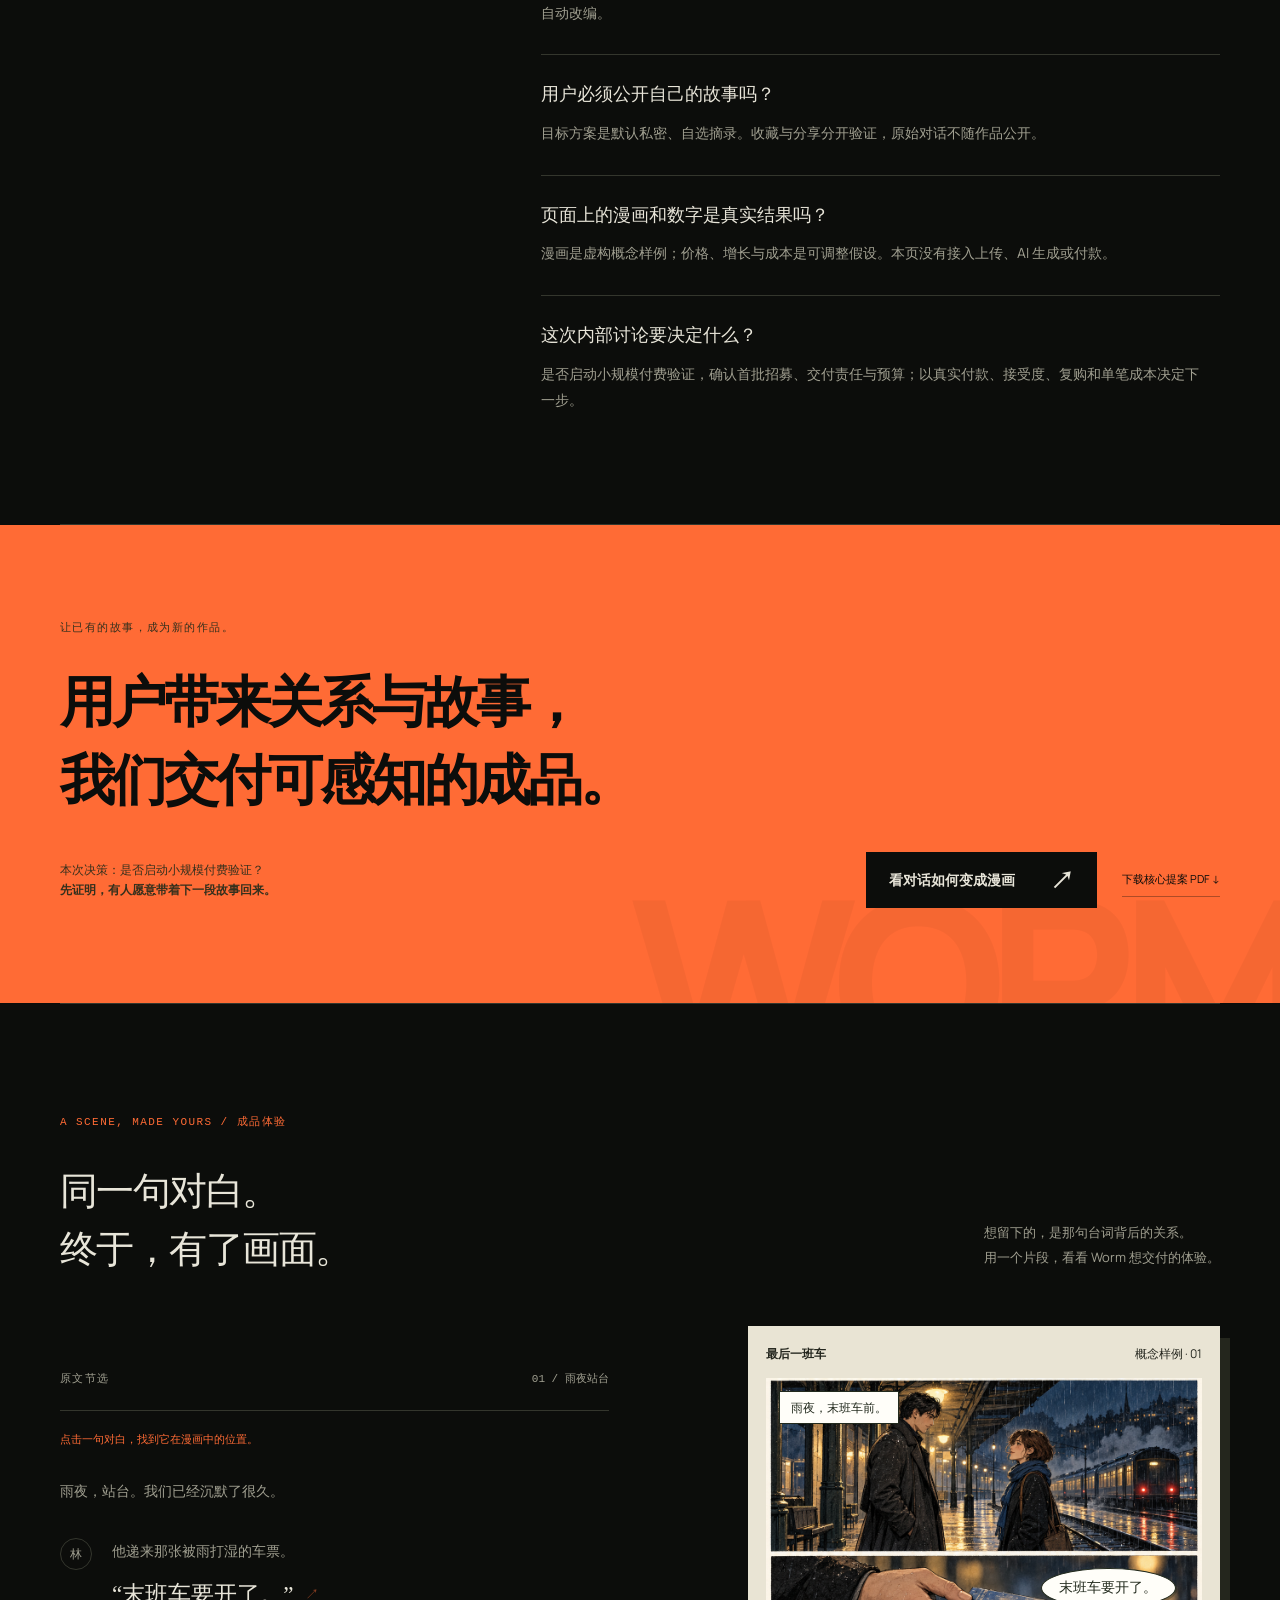
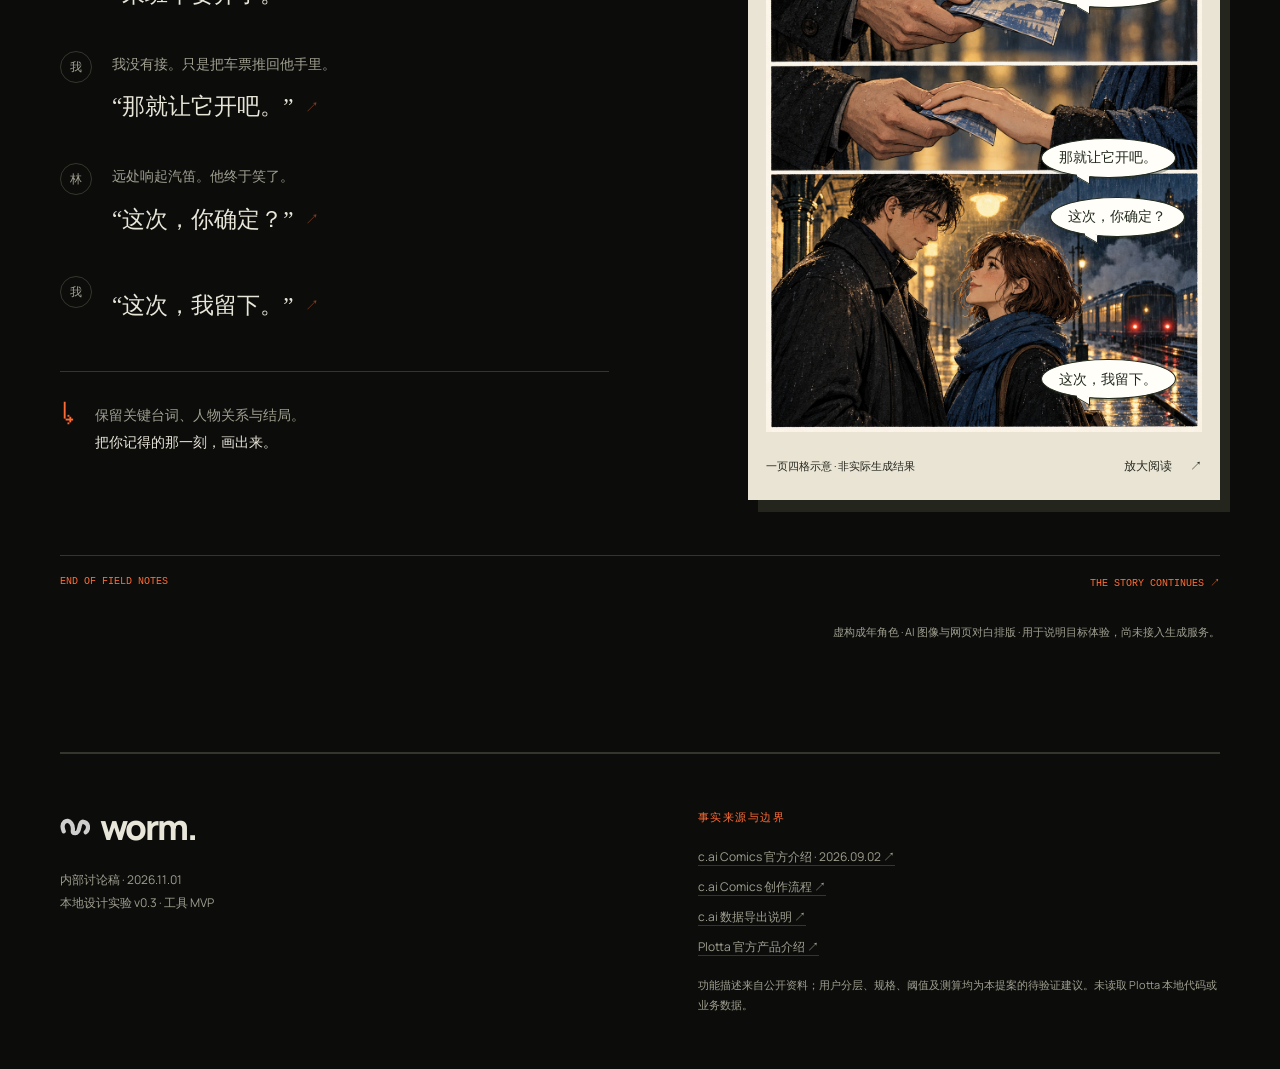
<file: beta/index.html>
<!doctype html>
<html lang="zh-CN">
<head>
  <meta charset="utf-8">
  <meta name="viewport" content="width=device-width, initial-scale=1">
  <meta name="theme-color" content="#0c0d0b">
  <meta name="description" content="Worm 工具阶段内部提案：把已有的 AI 角色对话，变成值得收藏与分享的漫画。">
  <title>Worm — 把角色对话变成值得收藏的漫画</title>
  <meta name="robots" content="noindex, nofollow">
  <meta property="og:type" content="website">
  <meta property="og:title" content="Worm · 让已有故事，长出画面">
  <meta property="og:description" content="把 AI 角色对话变成值得收藏的漫画。工具阶段内部提案与概念演示。">
  <meta property="og:image" content="assets/last-train-comic.png">
  <meta name="twitter:card" content="summary_large_image">
  <link rel="icon" href="assets/worm.svg" type="image/svg+xml">
  <link rel="stylesheet" href="styles.css">
  <link rel="stylesheet" href="detail-panels.css">
</head>
<body>
  <a class="skip" href="#main">跳转到主要内容</a>
  <header class="header">
    <a href="#idea" class="brand" aria-label="Worm 首页"><img src="assets/worm.svg" alt="" width="42" height="28"><span>worm<span class="brand-dot">✳</span></span></a>
    <div class="header-label">故事再生实验 <span>FIELD NOTES / 003</span></div>
    <button class="menu-toggle" aria-expanded="false" aria-controls="main-nav"><span>章节</span><span class="menu-lines" aria-hidden="true"></span></button>
    <nav id="main-nav" aria-label="主要导航"><a href="#experience">制作台</a><a href="#story">成品体验</a><a href="#thesis">用户与定位</a><a href="#growth">增长</a><a href="#validation">验证计划</a><a href="worm-core-pitch.pdf" download class="nav-download">提案 PDF <span aria-hidden="true">↓</span></a></nav>
  </header>

  <main id="main">
    <section class="hero wrap" id="idea">
      <div class="hero-topline"><span>NO STORY LEFT BEHIND.</span><span>独立漫画 Agent / 内部概念提案</span><span class="local-badge">● LOCAL EXPERIMENT</span></div>
      <div class="hero-copy">
        <div class="eyebrow"><span class="status-dot"></span> 从已有的故事里，长出新的生命。</div>
        <h1>故事不该，<br><em>停在对话框。</em></h1>
        <p class="hero-position">把你和 AI 角色的故事，<br>做成值得收藏的漫画。</p>
        <p class="hero-description">带来 <strong class="source-highlight">其他角色 App</strong> 中舍不得删掉的对话。<br>由漫画 Agent，把它变成可以重读的作品。</p>
        <div class="hero-actions"><a href="#experience" class="button dark">进入故事制作台 <span aria-hidden="true">↗</span></a><a href="#story" class="text-link">先看漫画 <span>↓</span></a></div>
        <div class="hero-note"><span aria-hidden="true">↳</span><p>关系已经存在。故事已经发生。<br>第一阶段，我们只负责把它变成一本漫画。</p></div>
      </div>
      <div class="specimen" id="specimen" data-phase="0">
        <div class="specimen-cross cross-a" aria-hidden="true">＋</div><div class="specimen-cross cross-b" aria-hidden="true">＋</div>
        <img class="beetle-art" src="assets/beetle-ritual.png" width="1254" height="1254" alt="暗黑屎壳郎推动带有灼橙裂纹的故事球，象征让已有故事获得新生命。" fetchpriority="high">
        <div class="orbit-line" aria-hidden="true"></div>
        <div class="specimen-coordinate">FIG. 001<br>THE STORY KEEPER</div>
        <div class="specimen-caption"><span>SCARAB / 屎壳郎</span><p>收集。搬运。赋予新生。</p></div>
        <div class="metamorph-book" aria-hidden="true"><img src="assets/last-train-comic.png" alt="" width="1024" height="1536"><span>最后一班车<br><small>A STORY, REBORN.</small></span></div>
        <div class="specimen-tag" id="specimen-tag">“那就让它开吧。”</div>
        <div class="ritual-control"><div><label for="story-morph">推动故事，让它蜕变</label><output id="morph-output" for="story-morph">01 / 原始对话</output></div><input id="story-morph" type="range" min="0" max="100" value="0" aria-label="故事蜕变进度" aria-valuetext="原始对话"><div class="morph-stops"><button data-morph="0" aria-pressed="true">对话</button><button data-morph="50" aria-pressed="false">理解</button><button data-morph="100" aria-pressed="false">成书</button></div></div>
      </div>
      <div class="hero-bottom"><span>KEEP THE FEELING.<br>CHANGE THE FORM.</span><span>01 — 把故事带进来</span><a href="#thesis" aria-label="向下阅读用户与定位">↓</a></div>
    </section>

    <div class="ticker" aria-label="产品输入输出"><div class="wrap"><span>已有角色</span><b>＋</b><span>真实投入</span><b>＋</b><span>难忘情节</span><b>＋</b><span class="ticker-tool">漫画Agent工具</span><b class="ticker-arrow">⟶</b><strong>一篇值得收藏的漫画</strong><span class="ticker-aside">从记忆，到漫画</span></div></div>




    <section class="section wrap thesis-audience" id="thesis">
      <div class="section-heading"><div class="eyebrow">01 / 用户与切入点</div><h2>用户带来关系与故事，<br>我们交付可感知的成品。</h2><p>Worm 改变的是<br>第一次购买的理由。</p></div>
      <div class="thesis-grid">
        <div class="old-path"><span class="small-label">独立互动产品的首次转化</span><h3>先爱上一个新角色</h3><div class="path-list"><span>发现新平台</span><i>↓</i><span>接受人设与世界</span><i>↓</i><span>投入时间建立关系</span><i>↓</i><span>理解体验并付费</span></div><p>需要同时建立内容兴趣、使用习惯和付费理由。</p></div>
        <div class="new-path"><span class="small-label">WORM 的首次转化</span><h3>让已有故事值得收藏</h3><div class="big-equation"><span>你的名场面</span><b>↘</b><span class="equation-result">你的第一本漫画</span></div><p>人物已喜欢，情绪已发生，素材已存在。<br>一次交易，只验证<strong>“这段故事值得被画出来吗？”</strong></p><div class="hypothesis-tag">策略假设：购买动机更具体，转化仍需实测。</div></div>
      </div>
      <div class="case-archive" aria-label="用户故事档案">
        <div class="archive-index"><span class="eyebrow">FIELD NOTES / 用户故事</span><h3>哪一段，<br>你舍不得删？</h3><div class="case-tabs" role="tablist" aria-label="关键使用场景" aria-orientation="vertical"><button id="case-tab-0" role="tab" aria-selected="true" aria-controls="case-panel" data-case="0"><span>01</span> 留住名场面 <b>↗</b></button><button id="case-tab-1" role="tab" aria-selected="false" aria-controls="case-panel" tabindex="-1" data-case="1"><span>02</span> 让朋友读懂 <b>↗</b></button><button id="case-tab-2" role="tab" aria-selected="false" aria-controls="case-panel" tabindex="-1" data-case="2"><span>03</span> 让原创角色出场 <b>↗</b></button></div></div>
        <article class="case-display" id="case-panel" role="tabpanel" aria-labelledby="case-tab-0" tabindex="0"><span class="archive-number" id="case-number" aria-hidden="true">01</span><span class="small-label" id="case-type">THE MOMENT / 留住名场面</span><h3 id="case-title">“那次告别，<br>我还想再看一遍。”</h3><p id="case-description">一段持续很久的角色剧情，终于走到告白、重逢或告别。用户把那段对话交给 Worm，留下一篇属于这段关系的漫画。</p><div class="case-outcome" id="case-outcome">为已经发生的情感，留一份纪念。</div><span class="archive-stamp" aria-hidden="true">WORTH<br>KEEPING</span></article>
      </div>
      <details class="audience-inset disclosure" id="audience"><summary><span>首测找谁：有素材、有还原要求、愿意购买的人</span><span class="disclosure-action">查看筛选与招募 <b aria-hidden="true">＋</b></span></summary><div class="disclosure-body">
      <div class="audience-heading"><h3>先找有“名场面”的人。</h3><p>按行为筛选，不按市场押注。首测不限国家或语言，分组记录、验证核心流程。</p></div>
      <div class="audience-layout">
        <div class="persona-tabs" role="tablist" aria-label="目标用户分层" aria-orientation="vertical">
          <button class="persona-tab active" id="persona-tab-0" role="tab" aria-selected="true" aria-controls="persona-panel" data-persona="0"><span>优先切入</span><strong>双人剧情 RP 用户</strong><i>↗</i></button>
          <button class="persona-tab" id="persona-tab-1" role="tab" aria-selected="false" aria-controls="persona-panel" tabindex="-1" data-persona="1"><span>按意愿分层</span><strong>私密关系收藏者</strong><i>↗</i></button>
          <button class="persona-tab" id="persona-tab-2" role="tab" aria-selected="false" aria-controls="persona-panel" tabindex="-1" data-persona="2"><span>后续再做</span><strong>群像长篇 / 泛陪伴用户</strong><i>↗</i></button>
        </div>
        <div class="persona-panel" id="persona-panel" role="tabpanel" aria-labelledby="persona-tab-0" tabindex="0">
          <span class="persona-index" id="persona-index">A / START HERE</span><h3 id="persona-title">“我想把我们那次告别画出来。”</h3><p id="persona-description">有原创角色或自设人物，长期进行双人剧情扮演，已经保存过对白或分享过名场面。</p><ul id="persona-points"><li>已有一个完整片段：告白、和解、重逢或冒险。</li><li>能提供两位角色的形象参考或具体描述。</li><li>愿意提交素材，并为确认后的成品付费。</li></ul><div class="persona-insight" id="persona-insight">优先筛选标准：有素材 + 有还原要求 + 有完成作品的意愿。分享意愿用于分层，不作为购买门槛。</div>
        </div>
      </div>
      <div class="recruit-line"><span class="small-label">首批招募</span><p>角色创作者 / RP 社区 / 同好社群 → 展示一段“原文—成品” → 报出明确价格 → 收到真实素材</p><span class="note">不以点赞或问卷兴趣替代需求。</span></div>
      </div></details>
    </section>

    <section class="section wrap" id="experience">
      <div class="section-heading"><div class="eyebrow">02 / 最小交付闭环</div><h2>基于角色对话记录，<br>交付完整故事漫画书</h2><p>按照漫画书页数付费。<br>先确认人物与情节，再制作全篇。</p></div>
      <div class="production-machine">
      <div class="demo-shell">
        <div class="demo-top"><span class="demo-badge"><i></i> STORY REACTOR / 故事制作台</span><span>虚构样例 · 不上传数据 · 不调用生成服务</span></div>
        <div class="demo-steps" role="tablist" aria-label="MVP 演示步骤" aria-orientation="vertical"><div class="reactor-dial" aria-hidden="true"><span class="dial-cross">＋</span><strong id="reactor-number">01</strong><span class="dial-label">TRANSMUTATION</span><i></i></div>
          <button role="tab" id="step-tab-0" aria-controls="demo-panel-0" aria-selected="true" class="step active" data-step="0"><b>01</b><span>带来对话<small>COLLECT</small></span><i>↗</i></button>
          <button role="tab" id="step-tab-1" aria-controls="demo-panel-1" aria-selected="false" tabindex="-1" class="step" data-step="1"><b>02</b><span>确认故事<small>UNDERSTAND</small></span><i>↗</i></button>
          <button role="tab" id="step-tab-2" aria-controls="demo-panel-2" aria-selected="false" tabindex="-1" class="step" data-step="2"><b>03</b><span>收到漫画<small>TRANSFORM</small></span><i>↗</i></button>
          <button role="tab" id="step-tab-3" aria-controls="demo-panel-3" aria-selected="false" tabindex="-1" class="step" data-step="3"><b>04</b><span>选择分享<small>RELEASE</small></span><i>↗</i></button>
        </div>
        <div class="demo-panel" id="demo-panel-0" role="tabpanel" aria-labelledby="step-tab-0">
          <div class="demo-copy"><span class="small-label">输入 / 一段已完成的情节</span><h3>从你舍不得删掉的<br>那一段开始。</h3><p>支持通过浏览器插件导入对话记录，或上传录屏、多张对话截图。</p><div class="feature-pills"><span>建议 20–80 条消息</span><span>两位主要角色</span><span>一个完整场景</span></div><p class="micro-note">服务入口：Web、Chrome 插件、App。</p><button class="button dark" data-next="1">看如何确认故事 <span>→</span></button></div>
          <div class="chat-demo"><div class="mock-window"><i></i><i></i><i></i><span>last-train.txt</span></div><div class="chat-content"><p class="scene-setting">雨夜，站台。我们已经沉默了很久。</p><div class="message"><span>林</span><p>他递来那张被雨打湿的车票。<br>“末班车要开了。”</p></div><div class="message own"><span>我</span><p>我没有接。只是把车票推回他手里。<br>“那就让它开吧。”</p></div><div class="message"><span>林</span><p>远处响起汽笛。他终于笑了。<br>“这次，你确定？”</p></div><div class="message own"><span>我</span><p>“这次，我留下。”</p></div><p class="import-footer">✓ 原文保留在私密作品中</p></div></div>
        </div>
        <div class="demo-panel" id="demo-panel-1" role="tabpanel" aria-labelledby="step-tab-1" hidden>
          <div class="demo-copy"><span class="small-label">确认 / 让用户保留解释权</span><h3>先确认“是我们”，<br>再开始画。</h3><p>展示简短提纲、双方形象和必须保留的台词。确认页数、制作范围与价格后付款，再制作完整正文。</p><div class="feature-pills"><span>一种画风</span><span>两位主角</span><span>锁定关键台词</span></div><p class="micro-note">首批由人工辅助审核。人物预览的成本计入试用成本；不做无限免费重抽。</p><button class="button dark" data-next="2">看交付结果 <span>→</span></button></div>
          <div class="outline-demo"><div class="outline-heading"><span>STORY CHECK</span><b>最后一班车</b></div><div class="cast"><div><span class="avatar avatar-a">林</span><p><strong>林 · 成年</strong><small>黑发 / 深色大衣 / 克制</small></p></div><div><span class="avatar avatar-b">我</span><p><strong>主角 · 成年</strong><small>栗色短发 / 蓝色围巾</small></p></div></div><ol class="story-beats"><li><span>01</span>雨夜重逢，离别近在眼前。</li><li><span>02</span>他递出车票，等待一个答案。</li><li><span>03</span>我推回车票，选择留下。</li><li><span>04</span>列车离开，两人重新靠近。</li></ol><blockquote>必须保留：<br>“那就让它开吧。”</blockquote><div class="outline-check">✓ 不新增关系设定，不替用户改变结局。</div></div>
        </div>
        <div class="demo-panel" id="demo-panel-2" role="tabpanel" aria-labelledby="step-tab-2" hidden>
          <div class="demo-copy"><span class="small-label">交付 / 一个可以买走的成品</span><h3>读得到，存得下。<br>也可以，只留给自己。</h3><p>私密阅读页 + PDF / 长图下载。提供一轮约定范围内的修正；生成失败不重复计费。</p><div class="feature-pills"><span>按确认页数制作</span><span>漫画正文 + 封面</span><span>一轮明确范围修正</span></div><p class="micro-note">这里展示一页 AI 创作样例。完整产品尚未开发，交付时效先通过人工批次实测。</p><button class="button dark" data-next="3">看分享方式 <span>→</span></button></div>
          <div class="result-demo"><figure><div class="lettered-comic"><img src="assets/last-train-comic.png" alt="四格概念漫画：雨夜站台，林递出车票，主角推回车票，决定留下。" width="1024" height="1536" loading="lazy"><span class="comic-narration">雨夜，末班车前。</span><span class="speech speech-one">末班车要开了。</span><span class="speech speech-two">那就让它开吧。</span><span class="speech speech-three">这次，你确定？</span><span class="speech speech-four">这次，我留下。</span></div><figcaption><b>最后一班车</b><button class="text-link" data-open-reader>放大阅读 ↗</button></figcaption></figure></div>
        </div>
        <div class="demo-panel" id="demo-panel-3" role="tabpanel" aria-labelledby="step-tab-3" hidden>
          <div class="demo-copy"><span class="small-label">分享 / 用户决定可见范围</span><h3>分享一个名场面，<br>不用交出整段关系。</h3><p>用户主动选择一张封面或 2–4 格摘录，确认昵称、台词和画面后生成链接。原始聊天记录始终不随作品公开。</p><label class="privacy-toggle"><input type="checkbox" id="share-consent"><span class="toggle-track"></span><span>演示：允许展示已选漫画摘录</span></label><div class="privacy-state" id="privacy-state" aria-live="polite">当前：私密收藏。分享页尚未开放。</div><p class="micro-note">此开关只改变演示预览，不会发布任何内容。</p></div>
          <div class="share-demo private" id="share-demo"><div class="share-top"><span>worm.</span><span id="share-badge">PRIVATE</span></div><div class="share-image"><img src="assets/last-train-comic.png" alt="漫画分享卡示意" width="1024" height="1536" loading="lazy"><span id="share-lock">仅自己可见</span></div><div class="share-caption"><span>一个把车票退回去的夜晚。</span><h4>最后一班车</h4><p>你的聊天记录里，也有这样的瞬间吗？</p><button class="button dark" id="share-demo-cta" disabled>把我的故事做成漫画 ↗</button><small>示意 CTA · 点击返回导入流程演示</small></div></div>
        </div>
      </div>
      </div>
      <div class="promise-row"><div><b>01</b><strong>先忠实，再好看</strong><p>关键台词、角色关系与结局不擅自改写。</p></div><div><b>02</b><strong>固定规格，控制返工</strong><p>一个片段、两位主角、一种画风、明确修正范围。</p></div><div><b>03</b><strong>默认私密，自愿公开</strong><p>收藏价值与传播价值分别成立，分享不是交付条件。</p></div></div>
    </section>

<section class="section growth-section" id="growth"><div class="wrap">
      <div class="section-heading"><div class="eyebrow">03 / 作品带来下一位创作者</div><h2>让作品带来创作者。<br><em>分享，是一条要验证的渠道。</em></h2><p>收藏是用户价值，传播是可选动作。<br>不把“可以分享”当成“会自动裂变”。</p></div>
      <div class="growth-story"><span class="small-label">04 / 被别人的作品触发</span><blockquote>“看完她的漫画，我想起了我们那次重逢。”</blockquote><p>用户在同好社群读到一段漫画，想起自己也有值得画出来的故事，沿着作品入口来到 Worm。</p><span class="caption-2">这是待验证的获客路径。购买不以分享为条件。</span></div>
      <div class="growth-path"><div><span>01</span><h3>满意成品</h3><p>先交付值得保存的漫画</p></div><b>→</b><div><span>02</span><h3>自选摘录</h3><p>脱敏后分享精彩片段</p></div><b>→</b><div><span>03</span><h3>无门槛阅读</h3><p>访客无需登录看摘录</p></div><b>→</b><div><span>04</span><h3>“做我的故事”</h3><p>提交自己的角色对话</p></div><b>→</b><div><span>05</span><h3>新的付费作品</h3><p>完成交付后再次进入循环</p></div></div>
      <details class="disclosure growth-details"><summary><span>分享能带来多少新客户？</span><span class="disclosure-action">调整传播假设 <b aria-hidden="true">＋</b></span></summary><p class="model-context">默认演算：25% 分享率 × 20 位新访客 × 8% 有效提交 × 25% 付费 = 0.10 位新客户。这组假设尚不足以自我维持增长。</p><div class="growth-lab"><div class="lab-copy"><span class="small-label">传播模型 / 可调整假设</span><h3>一个付费创作者，<br>带来多少个新客户？</h3><p>记录交付后 14 天内带来的去重新访客；<br>再跟踪每位访客首次进入后 14 天的首购。</p><div class="formula">K<sub>paid</sub> = s × v × u × p</div><div class="growth-result"><output id="growth-k">0.10</output><p>位新增付费创作者 / 原付费创作者</p></div><p class="lab-verdict" id="growth-verdict">在这组假设下，它是一条补充获客渠道，尚不能自我维持增长。</p></div><div class="sliders">
        <label for="share-rate"><span>主动分享率 <small>s</small></span><output id="share-rate-value">25%</output><input id="share-rate" type="range" min="0" max="100" step="1" value="25"></label>
        <label for="share-visitors"><span>每位分享者带来新访客 <small>v</small></span><output id="share-visitors-value">20 人</output><input id="share-visitors" type="range" min="0" max="200" step="5" value="20"></label>
        <label for="submit-rate"><span>访客 → 有效素材提交 <small>u</small></span><output id="submit-rate-value">8%</output><input id="submit-rate" type="range" min="0" max="50" step="1" value="8"></label>
        <label for="pay-rate"><span>有效提交 → 付费 <small>p</small></span><output id="pay-rate-value">25%</output><input id="pay-rate" type="range" min="0" max="100" step="1" value="25"></label>
        <div class="lab-note">四个乘数使用同一队列，最长 28 天成熟；排除本人、既有客户与重复归因。以上均为演算假设。K ≥ 1 仍受周期、受众重叠、成本与渠道饱和影响。</div>
      </div></div>
      </details>
      <div class="growth-bottom"><div><span class="small-label">先做作品传播</span><p>长图附轻量出处 + 独立摘录页 + 明确 CTA。分享者可下载脱敏图片，在自己的社群或社媒发布。</p></div><div><span class="small-label">奖励机制后置</span><p>先观察自然分享。若测试推荐奖励，只在被推荐人完成真实付费且过退款窗口后发放，奖励成本计入获客成本。</p></div><div><span class="small-label">判断真实结果</span><p>归因到具体作品，看到“访客 → 有效提交 → 付费”。点赞、转发和曝光不是最终转化。</p></div></div>
    </div></section>

<section class="section economics-section" id="economics"><div class="wrap">
      <div class="section-heading"><div class="eyebrow">04 / 一笔交易的可行性</div><h2>第一天可以收费。<br>每一单，都要算清楚。</h2><p>按照漫画书页数付费，先用两档真实报价测试。<br>不以未来订阅或平台价值补贴当前亏损。</p></div>
      <div class="economics-brief"><p class="small-label">先验证三个条件</p><div><strong>有人愿意买</strong><span>明确报价后，收到真实付款。</span></div><div><strong>作品交得出</strong><span>在约定范围内完成修正与交付。</span></div><div><strong>每单算得过来</strong><span>计入生成、人工、退款与获客成本。</span></div></div>
      <details class="disclosure economics-details"><summary><span>首单成本与贡献测算</span><span class="disclosure-action">查看假设与计算器 <b aria-hidden="true">＋</b></span></summary><p class="model-context">内部演算假设，不是实际定价或利润。默认每篇实收 ¥49，扣除制作等成本与获客后，首单贡献 ¥12.05；固定费用尚未计入。</p><div class="economics-grid"><div class="economics-inputs"><span class="small-label">内部敏感性测算 · 非定价承诺</span><div class="number-grid">
        <label>每篇实收（元）<input type="number" id="price" min="0" max="10000" value="49" step="1"></label><label>基础生成成本（元）<input type="number" id="generation" min="0" max="10000" value="6" step="0.5"></label><label>返工成本增幅（%）<input type="number" id="retry" min="0" max="1000" value="25" step="5"></label><label>人工处理（分钟）<input type="number" id="minutes" min="0" max="1000" value="8" step="1"></label><label>人工时薪（元）<input type="number" id="hourly" min="0" max="10000" value="60" step="5"></label><label>支付等变动费率（%）<input type="number" id="fee" min="0" max="100" value="5" step="0.5"></label><label>试用 / 退款等摊销（元）<input type="number" id="overhead" min="0" max="10000" value="4" step="1"></label><label>每位付费用户获客成本（元）<input type="number" id="cac" min="0" max="10000" value="15" step="1"></label>
      </div><p class="micro-note">“元”仅作内部统一测算单位，不代表首发市场。实收与退款摊销应避免重复扣除；固定费用未计入。两档报价分组记录，复购使用该组预先公布的无补贴价格；小样本不用于判断最优定价。</p></div><div class="economics-output"><div class="cost-bars"><div><span>订单实收</span><strong id="revenue-value">¥49.00</strong></div><div><span>制作 + 人工 + 摊销</span><strong id="cost-value">− ¥21.95</strong></div><div><span>获客成本</span><strong id="cac-value">− ¥15.00</strong></div></div><div class="margin-label">首单贡献 / 扣除获客后</div><output id="margin-value">¥12.05</output><p id="margin-verdict">在这组假设下首单贡献为正；尚不等于整体盈利。</p><div class="cac-ceiling">首单可承受 CAC 上限 <b id="cac-ceiling">¥27.05</b><small>按首单贡献不亏计算；不计固定费用与未来复购。</small></div></div></div>
    </details></div></section>

    <section class="section wrap" id="validation">
      <div class="section-heading"><div class="eyebrow">05 / 用 30 天获得证据</div><h2>先证明，有人愿意<br>带着下一段故事回来。</h2><p>这是建议实验计划，不是已经发生的结果。<br>时间从启动验证起算。</p></div>
      <div class="timeline"><article><span class="week">WEEK 01</span><h3>拿到真实素材</h3><p>招募不同语言与来源平台的目标用户；走通导入、外观与提纲确认。</p><strong>观察：输入完成率与阻塞原因</strong></article><article><span class="week">WEEK 02</span><h3>交付付费成品</h3><p>清晰报价后成交；固定规格交付，记录生成、人工、修正与退款成本。</p><strong>观察：接受度与单笔贡献</strong></article><article><span class="week">WEEK 03</span><h3>复购与自愿分享</h3><p>向成熟首购队列提供第二篇；开放自选摘录，追踪新客户提交与付费。</p><strong>观察：新鲜感之后的需求</strong></article><article><span class="week">WEEK 04</span><h3>修一次，再决策</h3><p>针对最主要的失败点迭代；按同一规格、价格与口径复测。</p><strong>观察：问题能否被重复解决</strong></article></div>

    </section>

    <section class="section wrap questions" aria-labelledby="questions-heading"><div class="questions-heading"><div class="eyebrow">提案边界</div><h2 id="questions-heading">先把几个问题<br>说清楚。</h2><p>目标体验与待验证的假设，分开看。</p></div><div class="question-list">
      <article><h3>这是一个新的 AI 角色聊天平台吗？</h3><p>第一阶段只做漫画成品工具。用户带来已有对话，不需要在 Worm 重新建立角色关系。</p></article>
      <article><h3>为什么用户不直接用原平台的漫画功能？</h3><p>c.ai 已有 Comics。跨平台、人物还原、情节忠实与成书体验，是 Worm 需要证明的价值，当前还不是已验证优势。</p></article>
      <article><h3>能直接导入半年聊天记录吗？</h3><p>第一版从两位角色的一个完整片段开始。支持浏览器插件、录屏和多图上传；长历史先辅助截取，不承诺全量自动改编。</p></article>
      <article><h3>用户必须公开自己的故事吗？</h3><p>目标方案是默认私密、自选摘录。收藏与分享分开验证，原始对话不随作品公开。</p></article>
      <article><h3>页面上的漫画和数字是真实结果吗？</h3><p>漫画是虚构概念样例；价格、增长与成本是可调整假设。本页没有接入上传、AI 生成或付款。</p></article>
      <article><h3>这次内部讨论要决定什么？</h3><p>是否启动小规模付费验证，确认首批招募、交付责任与预算；以真实付款、接受度、复购和单笔成本决定下一步。</p></article>
    </div></section>
    <section class="closing"><div class="wrap"><div class="eyebrow">让已有的故事，成为新的作品。</div><h2 class="tagline"><span>用户带来</span><span>关系与故事，</span><br><span>我们交付</span><span>可感知的成品。</span></h2><div class="closing-bottom"><p>本次决策：是否启动小规模付费验证？<br><strong>先证明，有人愿意带着下一段故事回来。</strong></p><div class="closing-actions"><a href="#story" class="button dark">看对话如何变成漫画 <span aria-hidden="true">↗</span></a><a href="worm-core-pitch.pdf" download class="text-link">下载核心提案 PDF ↓</a></div></div></div></section>

    <section class="section wrap story-section" id="story" aria-labelledby="story-heading">
      <div class="section-heading"><div class="eyebrow">A scene, made yours / 成品体验</div><h2 id="story-heading">同一句对白。<br>终于，有了画面。</h2><p>想留下的，是那句台词背后的关系。<br>用一个片段，看看 Worm 想交付的体验。</p></div>
      <div class="story-comparison">
        <div class="source-story"><div class="source-heading"><span class="small-label">原文节选</span><span class="caption-3">01 / 雨夜站台</span></div><p class="trace-hint">点击一句对白，找到它在漫画中的位置。</p><p class="source-setting">雨夜，站台。我们已经沉默了很久。</p>
          <div class="source-line"><span>林</span><p>他递来那张被雨打湿的车票。<br><button class="trace-quote" data-trace="0" aria-pressed="false" aria-controls="story-comic">“末班车要开了。” <span aria-hidden="true">↗</span></button></p></div>
          <div class="source-line own"><span>我</span><p>我没有接。只是把车票推回他手里。<br><button class="trace-quote" data-trace="1" aria-pressed="false" aria-controls="story-comic">“那就让它开吧。” <span aria-hidden="true">↗</span></button></p></div>
          <div class="source-line"><span>林</span><p>远处响起汽笛。他终于笑了。<br><button class="trace-quote" data-trace="2" aria-pressed="false" aria-controls="story-comic">“这次，你确定？” <span aria-hidden="true">↗</span></button></p></div>
          <div class="source-line own"><span>我</span><p><button class="trace-quote" data-trace="3" aria-pressed="false" aria-controls="story-comic">“这次，我留下。” <span aria-hidden="true">↗</span></button></p></div>
          <div class="source-takeaway"><span aria-hidden="true">↳</span><p>保留关键台词、人物关系与结局。<br><strong>把你记得的那一刻，画出来。</strong></p></div>
        </div>
        <figure class="story-page" id="story-comic"><div class="storybook-head"><span>最后一班车</span><span id="trace-status" aria-live="polite">概念样例 · 01</span></div><div class="lettered-comic"><img src="assets/last-train-comic.png" alt="四格概念漫画：雨夜站台，林递出车票，主角推回车票，决定留下。" width="1024" height="1536" loading="lazy"><span class="comic-narration">雨夜，末班车前。</span><span class="speech speech-one">末班车要开了。</span><span class="speech speech-two">那就让它开吧。</span><span class="speech speech-three">这次，你确定？</span><span class="speech speech-four">这次，我留下。</span></div><figcaption><span>一页四格示意 · 非实际生成结果</span><button class="text-link" data-open-reader>放大阅读 <span aria-hidden="true">↗</span></button></figcaption></figure>
      </div>
      <div class="artifact-caption"><span>END OF FIELD NOTES</span><span>THE STORY CONTINUES ↗</span></div><p class="sample-note">虚构成年角色 · AI 图像与网页对白排版 · 用于说明目标体验，尚未接入生成服务。</p>
    </section>
  </main>
  <footer class="footer wrap"><div><a href="#idea" class="brand"><img src="assets/worm.svg" alt="" width="42" height="28"><span>worm.</span></a><p>内部讨论稿 · 2026.11.01<br>本地设计实验 v0.3 · 工具 MVP</p></div><div class="sources"><span class="small-label">事实来源与边界</span><a href="https://blog.character.ai/cai-comics/" target="_blank" rel="noopener noreferrer">c.ai Comics 官方介绍 · 2026.09.02 ↗</a><a href="https://support.character.ai/hc/en-us/articles/54400390862875-Creating-Comics" target="_blank" rel="noopener noreferrer">c.ai Comics 创作流程 ↗</a><a href="https://support.character.ai/hc/en-us/articles/30299431702555-How-do-I-export-all-my-data-How-can-I-export-my-chats" target="_blank" rel="noopener noreferrer">c.ai 数据导出说明 ↗</a><a href="https://plotta.ai/index.html" target="_blank" rel="noopener noreferrer">Plotta 官方产品介绍 ↗</a><p>功能描述来自公开资料；用户分层、规格、阈值及测算均为本提案的待验证建议。未读取 Plotta 本地代码或业务数据。</p></div></footer>
  <dialog class="reader" aria-labelledby="reader-title"><div class="reader-toolbar"><div><h2 id="reader-title">最后一班车</h2><p>概念样例 · 一页四格 · 非产品实测</p></div><button class="reader-close" autofocus aria-label="关闭漫画阅读">关闭 <span aria-hidden="true">×</span></button></div><div class="reader-page"><div class="lettered-comic"><img src="assets/last-train-comic.png" alt="四格概念漫画：雨夜站台，林递出车票，主角推回车票，决定留下。" width="1024" height="1536" loading="lazy"><span class="comic-narration">雨夜，末班车前。</span><span class="speech speech-one">末班车要开了。</span><span class="speech speech-two">那就让它开吧。</span><span class="speech speech-three">这次，你确定？</span><span class="speech speech-four">这次，我留下。</span></div></div><p class="reader-note">对白以网页文字排版，原始 AI 图像未作修改。</p></dialog>
  <div class="reading-progress" aria-hidden="true"><span id="progress-bar"></span></div>
  <script src="app.js"></script>
  <script src="ritual.js"></script>
</body>
</html>
</file>
<file: styles.css>
@charset "UTF-8";
:root{--paper:#f4f3eb;--ink:#222a1d;--muted:#6e7565;--line:#d8dccf;--green:#d5ef79;--pale:#e9eddf;--white:#fffef9;--sans:"Manrope","PingFang SC","Microsoft YaHei",sans-serif;--serif:var(--sans)}
*{box-sizing:border-box}html{scroll-behavior:smooth;scroll-padding-top:100px}body{margin:0;background:var(--paper);color:var(--ink);font-family:var(--sans);font-size:14px;line-height:1.7;-webkit-font-smoothing:antialiased}button,input{font:inherit}button,a,input{-webkit-tap-highlight-color:transparent}a{color:inherit;text-decoration:none}button{cursor:pointer}button:disabled{cursor:default}img{max-width:100%;display:block}button:focus-visible,a:focus-visible,input:focus-visible,summary:focus-visible,[tabindex]:focus-visible{outline:3px solid #789929;outline-offset:5px}::selection{background:var(--green);color:var(--ink)}h1,h2,h3,h4,p,figure{margin:0}h1,h2,h3,h4{line-height:1.25;letter-spacing:-.045em}p{letter-spacing:.005em}em{font-family:var(--serif);font-weight:500;font-style:normal}button{color:inherit}button[hidden],[hidden]{display:none!important}.wrap{width:min(1240px,calc(100% - 104px));margin-inline:auto}.header{height:88px;padding:0 42px;display:flex;align-items:center;gap:30px;border-bottom:1px solid var(--line);position:sticky;top:0;z-index:20;background:rgba(244,243,235,.96);backdrop-filter:blur(16px)}.brand{display:inline-flex;align-items:center;gap:8px;flex:none}.brand span{font-size:36px;line-height:1;font-weight:700;letter-spacing:-2.5px}.brand .brand-dot{color:#778d40}.brand img{width:42px;height:28px}.header-label{font-size:12px;letter-spacing:1.5px;line-height:1.5;padding-left:28px;border-left:1px solid var(--line)}.header-label span{display:block;letter-spacing:.5px;color:var(--muted);margin-top:4px}.header nav{margin-left:auto;display:flex;align-items:center;gap:28px;font-size:12px}.header nav>a:not(.nav-cta){transition:opacity .3s cubic-bezier(.22,1,.36,1)}.header nav>a:hover{opacity:.65}.nav-cta{background:var(--ink);color:var(--paper);padding:11px 17px;border-radius:3px}.nav-cta span{margin-left:20px}.skip{position:fixed;left:20px;top:-80px;z-index:50;background:var(--green);padding:14px}.skip:focus{top:10px}.eyebrow,.small-label{font-size:12px;font-weight:600;letter-spacing:1.6px}.eyebrow{display:flex;align-items:center;gap:8px}.status-dot{width:7px;height:7px;background:#79974b;border-radius:50%}.hero{min-height:750px;display:grid;grid-template-columns:1.05fr 1fr;align-items:center;gap:35px;padding-top:64px;padding-bottom:74px}.hero-copy{padding-bottom:10px;position:relative;z-index:2}.hero h1{font-size:clamp(44px,4.25vw,68px);font-weight:600;line-height:1.22;letter-spacing:-.055em;margin:30px 0 27px}.hero h1 em{position:relative;white-space:nowrap;z-index:0}.hero h1 em:after{content:"";position:absolute;left:-3px;right:0;bottom:1px;height:14px;background:var(--green);z-index:-1;transform:rotate(-2deg)}.hero-description{font-size:16px;line-height:1.95;color:var(--muted)}.hero-description strong{color:var(--ink);font-weight:500}.hero-actions{display:flex;align-items:center;gap:27px;margin-top:35px}.button{display:inline-flex;align-items:center;justify-content:space-between;gap:35px;min-height:48px;padding:12px 22px;border:1px solid transparent;border-radius:3px;font-size:12px;font-weight:600;transition:background .3s cubic-bezier(.22,1,.36,1),transform .5s cubic-bezier(.22,1,.36,1)}.button:hover:not(:disabled){transform:translateY(-2px)}.button.dark{background:var(--ink);color:var(--paper)}.button.dark:hover:not(:disabled){background:#3a4630}.button.light{background:var(--green);color:var(--ink)}.button:disabled{opacity:.42}.text-link{font-size:12px;display:inline-flex;gap:12px;align-items:center}.text-link:hover{text-decoration:underline;text-underline-offset:5px}.hero-note{display:flex;align-items:flex-start;gap:16px;margin-top:60px}.hero-note>span{font-family:var(--serif);font-size:30px;font-style:normal;line-height:1;color:#a6ad97}.hero-note p{font-size:12px;color:var(--muted);line-height:1.8}.hero-note b{font-weight:400}.hero-art{height:580px;position:relative;display:flex;justify-content:center;align-items:center;padding-left:50px}.comic-paper{position:relative;width:325px;padding:13px 13px 0;background:var(--white);box-shadow:0 16px 42px #1d281c20,1px 1px 0 #d6d9ce;transform:rotate(7deg);z-index:2}.comic-paper:before{content:"";position:absolute;inset:0;background:var(--white);border:1px solid #ddd;z-index:-1;transform:rotate(-3deg) translate(-6px,6px)}.paper-top{display:flex;justify-content:space-between;font-size:12px;letter-spacing:1px;padding:0 0 9px}.comic-paper>img{width:100%;height:405px;object-fit:cover}.comic-paper figcaption{padding:14px 2px 19px;display:flex;flex-direction:column}.comic-paper figcaption strong{font-family:var(--serif);font-size:20px;font-weight:500}.comic-paper figcaption span{font-size:12px;letter-spacing:1px;margin-top:5px;color:var(--muted)}.floating-tag{position:absolute;z-index:5;top:3px;right:5px;background:var(--green);padding:9px 15px;font-size:12px;letter-spacing:1.5px;transform:rotate(8deg);border:1px solid var(--ink)}.chat-scrap{position:absolute;left:-20px;bottom:49px;background:#fffef9;width:230px;padding:22px 22px 16px;z-index:4;transform:rotate(-6deg);box-shadow:0 7px 24px #202b1e13;border:1px solid var(--line)}.scrap-label{font-size:12px;letter-spacing:2px;color:var(--muted)}.chat-scrap p{font-family:var(--serif);font-size:20px;margin-top:10px}.scrap-footer{font-size:12px;color:var(--muted);display:flex;gap:6px;align-items:center;border-top:1px dashed var(--line);padding-top:13px;margin-top:19px}.scrap-footer i{width:5px;height:5px;border-radius:50%;background:#91ac50}.art-orbit{position:absolute;border:1px solid #ccd2bf;border-radius:50%;width:530px;height:450px;transform:rotate(-35deg);left:-12px;top:70px}.orbit-two{transform:rotate(-18deg);height:400px;top:90px}.art-disclaimer{position:absolute;bottom:-21px;left:0;right:0;text-align:center;font-size:12px;color:var(--muted);letter-spacing:.5px}.ticker{border-top:1px solid var(--line);border-bottom:1px solid var(--line);background:var(--green);padding:22px 0}.ticker .wrap{display:flex;align-items:center;gap:25px;font-size:12px}.ticker b{font-weight:400;opacity:.5}.ticker strong{font-weight:600}.ticker .ticker-arrow{opacity:1;font-size:20px}.ticker-aside{margin-left:auto;font-size:12px!important;letter-spacing:2px}.section{padding-top:108px;padding-bottom:108px}.section-heading{position:relative;display:grid;grid-template-columns:1.3fr 1fr;column-gap:90px;margin-bottom:48px}.section-heading>.eyebrow{grid-column:1/-1;margin-bottom:24px;color:var(--muted)}.section-heading h2{font-size:36px;font-weight:600;line-height:1.35}.section-heading>p{align-self:end;padding-bottom:7px;color:var(--muted);font-size:14px;line-height:1.9}.thesis-grid{display:grid;grid-template-columns:.8fr 1.2fr;border:1px solid var(--line);border-radius:4px;overflow:hidden}.old-path{padding:36px 38px;background:#eceee4}.old-path .small-label{color:var(--muted)}.thesis-grid h3{font-size:24px;font-weight:500;margin-top:16px}.path-list{display:flex;align-items:center;gap:8px;flex-wrap:wrap;font-size:12px;margin:29px 0}.path-list span{background:#f7f7ef;padding:6px 10px;border:1px solid #dde0d3}.path-list i{font-style:normal;color:#8b947b;transform:rotate(-90deg)}.old-path>p{font-size:12px;color:var(--muted)}.new-path{padding:36px 44px;background:var(--white)}.big-equation{display:flex;align-items:center;gap:22px;margin:24px 0 30px;font-size:18px}.big-equation>b{font-family:var(--serif);font-size:36px;font-weight:300}.equation-result{background:var(--green);padding:8px 13px;transform:rotate(-2deg)}.new-path>p{font-size:12px;color:var(--muted);line-height:1.9}.new-path strong{font-weight:500;color:var(--ink)}.hypothesis-tag{font-size:12px;color:var(--muted);border-top:1px solid var(--line);padding-top:16px;margin-top:22px}.fact-strip{display:flex;align-items:center;gap:18px;background:#eeeddf;border-radius:3px;padding:22px 25px;margin-top:20px}.fact-icon{font-family:var(--serif);border:1px solid #939b7d;border-radius:50%;width:26px;height:26px;line-height:24px;text-align:center;flex:none}.fact-strip strong{font-size:12px;font-weight:600}.fact-strip p{font-size:12px;color:var(--muted);margin-top:4px}.fact-strip>a{white-space:nowrap;margin-left:auto;font-size:12px;border-bottom:1px solid var(--muted)}.audience-section{background:#e9eddf}.audience-layout{display:grid;grid-template-columns:.8fr 1.2fr;border-top:1px solid #cbd2bf;border-bottom:1px solid #cbd2bf}.persona-tabs{border-right:1px solid #cbd2bf}.persona-tab{width:100%;background:none;text-align:left;border:0;border-bottom:1px solid #cbd2bf;position:relative;padding:27px 24px;transition:background .3s cubic-bezier(.22,1,.36,1)}.persona-tab:last-child{border-bottom:0}.persona-tab>span{display:block;font-size:12px;letter-spacing:1px;color:var(--muted);margin-bottom:8px}.persona-tab>strong{font-size:20px;font-weight:500}.persona-tab>i{font-style:normal;position:absolute;right:24px;top:47px;font-size:20px;opacity:.4}.persona-tab.active{background:var(--green)}.persona-tab.active>i{opacity:1}.persona-tab:hover{background:#dce5c8}.persona-panel{padding:38px 45px;min-height:357px}.persona-index{font-size:12px;letter-spacing:2px;color:var(--muted)}.persona-panel h3{font-family:var(--serif);font-size:24px;font-weight:500;margin-top:16px}.persona-panel>p{font-size:12px;color:var(--muted);margin-top:17px;max-width:520px}.persona-panel ul{padding-left:18px;font-size:12px;line-height:2;margin-top:19px}.persona-panel li::marker{color:#839251}.persona-insight{font-size:12px;line-height:1.9;color:var(--muted);border-top:1px solid #cbd2bf;padding-top:14px;margin-top:20px}.recruit-line{margin-top:26px;display:flex;align-items:flex-start;gap:24px;flex-wrap:wrap}.recruit-line .small-label{flex:none;margin-top:3px}.recruit-line p{font-size:12px;flex:1;min-width:350px}.recruit-line .note{font-size:12px;color:var(--muted)}.demo-shell{background:var(--white);border:1px solid var(--line);border-radius:5px;overflow:hidden}.demo-top{display:flex;justify-content:space-between;align-items:center;padding:16px 26px;font-size:12px;color:var(--muted);border-bottom:1px solid var(--line)}.demo-badge{background:var(--pale);color:var(--ink);padding:3px 9px;border-radius:2px}.demo-steps{display:grid;grid-template-columns:repeat(4,1fr);border-bottom:1px solid var(--line)}.step{background:none;border:0;border-right:1px solid var(--line);padding:19px 20px;font-size:12px;display:flex;align-items:center;gap:15px;position:relative}.step:last-child{border-right:0}.step>b{font-weight:400;color:#929a83;font-family:var(--serif);font-size:20px}.step.active{background:var(--green)}.step.active>b{color:var(--ink)}.step:hover:not(.active){background:#f1f4e9}.demo-panel{display:grid;grid-template-columns:1fr 1fr;gap:60px;min-height:530px;padding:48px}.demo-copy{padding-top:20px;display:flex;align-items:flex-start;flex-direction:column;max-width:420px}.demo-copy>.small-label{color:var(--muted);letter-spacing:1px}.demo-copy h3{font-size:30px;font-weight:500;margin:20px 0}.demo-copy>p{font-size:12px;color:var(--muted);line-height:1.9}.feature-pills{display:flex;gap:8px;flex-wrap:wrap;margin:24px 0 16px}.feature-pills>span{font-size:12px;padding:4px 9px;background:#edf0e4;border:1px solid var(--line);border-radius:2px}.micro-note{font-size:12px!important;color:var(--muted);line-height:1.8!important}.demo-copy>.button{margin-top:30px}.chat-demo{border:1px solid var(--line);border-radius:6px;box-shadow:0 12px 35px #26322108;align-self:start}.mock-window{display:flex;gap:5px;border-bottom:1px solid var(--line);padding:13px 16px;background:#f5f5ef}.mock-window>i{height:5px;width:5px;border-radius:50%;background:#c8cebb;align-self:center}.mock-window>span{margin-left:auto;font-size:12px;letter-spacing:1px;color:var(--muted)}.chat-content{padding:20px}.scene-setting{font-size:12px;text-align:center;color:#929987;margin-bottom:20px}.message{max-width:88%;margin:15px 0}.message>span{font-size:12px;color:var(--muted);display:block;margin-bottom:4px}.message p{padding:10px 13px;background:#edf0e5;font-size:12px;border-radius:0 8px 8px 8px;line-height:1.8}.message.own{margin-left:auto}.message.own>span{text-align:right}.message.own p{background:#e3eccb;border-radius:8px 0 8px 8px}.import-footer{font-size:12px;color:var(--muted);text-align:center;margin-top:23px}.outline-demo{border:1px solid var(--line);background:#f7f7f0;align-self:start;padding:26px}.outline-heading{display:flex;justify-content:space-between;align-items:center;padding-bottom:20px;border-bottom:1px solid var(--line)}.outline-heading>span{font-size:12px;letter-spacing:2px}.outline-heading>b{font-family:var(--serif);font-size:20px;font-weight:400}.cast{display:flex;gap:25px;margin:23px 0}.cast>div{display:flex;gap:9px;align-items:center}.avatar{width:34px;height:34px;border-radius:50%;display:grid;place-items:center;background:#c6cebc;font-size:12px}.avatar-b{background:#c7d7d8}.cast p{display:flex;flex-direction:column;line-height:1.6}.cast strong{font-size:12px;font-weight:500}.cast small{font-size:12px;color:var(--muted)}.story-beats{list-style:none;padding:0;font-size:12px}.story-beats li{padding:10px 0;border-top:1px dashed var(--line)}.story-beats span{margin-right:14px;color:var(--muted);font-family:var(--serif)}.outline-demo blockquote{margin:18px 0;background:var(--green);padding:15px 18px;font-family:var(--serif);font-size:18px;line-height:1.8}.outline-check{font-size:12px;color:var(--muted)}.result-demo{position:relative;display:flex;justify-content:center;max-height:440px}.result-demo figure{background:#fff;padding:9px;box-shadow:0 9px 26px #222a1d1a;border:1px solid #ddd;transform:rotate(2deg);width:272px}.result-demo figure img{width:100%;height:365px;object-fit:cover}.result-demo figcaption{display:flex;align-items:center;justify-content:space-between;padding:13px 4px}.result-demo figcaption>b{font-family:var(--serif);font-size:16px;font-weight:500}.result-demo figcaption>span{font-size:12px;color:var(--muted)}.floating-stamp{background:var(--green);border-radius:50%;width:100px;height:100px;display:flex;align-items:center;justify-content:center;text-align:center;line-height:1.1;font-size:16px;font-weight:700;letter-spacing:-.5px;position:absolute;right:0;bottom:24px;transform:rotate(12deg);border:1px solid #67773c}.privacy-toggle{display:flex;gap:10px;align-items:center;font-size:12px;margin-top:27px;cursor:pointer}.privacy-toggle input{position:absolute;opacity:0;width:1px;height:1px}.toggle-track{height:24px;width:42px;border-radius:15px;background:#d1d8c4;position:relative;flex:none}.toggle-track:after{content:"";width:18px;height:18px;border-radius:50%;background:#fff;position:absolute;top:3px;left:3px;transition:transform .5s cubic-bezier(.22,1,.36,1)}.privacy-toggle input:checked+.toggle-track{background:#6c892f}.privacy-toggle input:checked+.toggle-track:after{transform:translateX(18px)}.privacy-toggle input:focus-visible+.toggle-track{outline:3px solid #789929;outline-offset:4px}.privacy-state{font-size:12px;line-height:1.8;background:var(--pale);padding:11px 14px;width:100%;margin:18px 0}.share-demo{width:300px;justify-self:center;border:1px solid var(--line);border-radius:8px;background:#fff;overflow:hidden;box-shadow:0 10px 25px #20281b0a}.share-top{display:flex;justify-content:space-between;padding:12px 16px;align-items:center}.share-top>span:first-child{font-size:20px;letter-spacing:-1px;font-weight:700}.share-top>span:last-child{font-size:12px;letter-spacing:1px;color:var(--muted)}.share-image{height:210px;position:relative;overflow:hidden}.share-image>img{width:100%;height:100%;object-fit:cover;object-position:50% 4%}.share-image>span{position:absolute;inset:0;display:grid;place-items:center;background:#222a1d88;color:white;font-size:12px}.share-demo.private img{filter:blur(4px)}.share-caption{padding:17px 19px}.share-caption>span{font-size:12px;color:var(--muted)}.share-caption h4{font-family:var(--serif);font-weight:400;font-size:24px;margin:5px 0 12px}.share-caption p{font-size:12px;color:var(--muted);margin-bottom:15px}.share-caption button{font-size:12px;width:100%;justify-content:center;padding:9px;min-height:37px}.share-caption small{font-size:12px;color:var(--muted);display:block;text-align:center;margin-top:10px}.promise-row{display:grid;grid-template-columns:repeat(3,1fr);margin-top:30px}.promise-row>div{padding:0 27px;border-right:1px solid var(--line)}.promise-row>div:first-child{padding-left:0}.promise-row>div:last-child{border:0}.promise-row b{font-family:var(--serif);font-weight:400;color:#99a084;margin-right:12px;font-size:20px}.promise-row strong{font-size:12px;font-weight:500}.promise-row p{font-size:12px;color:var(--muted);margin-top:8px}.import-section{background:#eeefe6}.import-table{border-top:1px solid #a9b29b}.import-row{display:grid;grid-template-columns:80px 1fr 1.8fr 1.3fr;gap:30px;align-items:start;padding:26px 0;border-bottom:1px solid #d2d8c7}.import-row.table-head{padding:14px 0;color:var(--muted);font-size:12px;letter-spacing:1px}.import-row strong{font-weight:600;font-size:14px;padding-top:4px}.import-row p{font-size:12px;color:var(--muted);line-height:1.9}.priority{background:var(--green);padding:4px 12px;width:max-content;font-size:12px;font-weight:600;border:1px solid #afbd88;border-radius:3px}.priority.muted{background:#e0e5d4;border-color:#c8cfb9}.priority.outline{background:transparent;color:var(--muted);border-color:var(--line)}.detail{border-bottom:1px solid #cbd2be;margin-top:25px}.detail summary{list-style:none;cursor:pointer;display:flex;justify-content:space-between;font-size:12px;padding:14px 0}.detail summary::-webkit-details-marker{display:none}.detail summary>span{font-size:18px;line-height:1}.detail[open] summary>span{transform:rotate(45deg)}.detail-body{padding:12px 0 23px;max-width:920px}.detail-body p{font-size:12px;line-height:1.9;color:var(--muted);margin-bottom:12px}.detail-body p:last-child{margin-bottom:0}.growth-section{background:var(--ink);color:var(--paper)}.growth-section .section-heading>.eyebrow,.growth-section .section-heading>p{color:#abb59a}.growth-section h2 em{color:var(--green)}.growth-path{display:flex;align-items:center;justify-content:space-between;border-top:1px solid #4a5540;border-bottom:1px solid #4a5540;padding:35px 0;margin-bottom:40px;gap:10px}.growth-path>div{flex:1}.growth-path>div>span{font-family:var(--serif);font-size:20px;font-style:normal;color:#91a675}.growth-path h3{font-size:16px;font-weight:500;letter-spacing:-.02em;margin:13px 0 8px}.growth-path p{font-size:12px;color:#abb59a}.growth-path>b{font-size:20px;font-weight:400;color:#7a8e61;padding:0 8px}.growth-lab{display:grid;grid-template-columns:1fr 1fr;gap:80px;background:#2c3526;padding:40px 44px;border:1px solid #4a5540;border-radius:4px}.lab-copy .small-label{color:#aebf99}.lab-copy h3{font-size:30px;font-weight:400;margin:18px 0}.lab-copy>p{font-size:12px;color:#acb69e;line-height:1.9}.formula{font-family:var(--sans);font-size:18px;color:var(--green);margin-top:22px}.formula sub{font-size:12px}.growth-result{display:flex;align-items:end;gap:18px;margin-top:5px}.growth-result>output{font-size:72px;font-weight:500;line-height:1.2;letter-spacing:-4px;font-variant-numeric:tabular-nums}.growth-result>p{font-size:12px;color:#b2bca6;max-width:120px;line-height:1.7;padding-bottom:14px}.lab-copy .lab-verdict{font-size:12px;margin-top:17px;border-top:1px solid #4a5540;padding-top:17px;max-width:380px}.sliders{display:flex;flex-direction:column;justify-content:space-between;padding-top:7px}.sliders label{display:grid;grid-template-columns:1fr auto;align-items:center;gap:14px;font-size:12px;margin-bottom:21px}.sliders label small{color:#879a70;margin-left:7px;font-family:var(--sans);font-style:normal}.sliders output{font-family:var(--sans);font-size:16px;color:var(--green);font-variant-numeric:tabular-nums}.sliders input[type=range]{grid-column:1/-1;width:100%;accent-color:var(--green);cursor:pointer;margin:0;height:18px}.lab-note{font-size:12px;color:#9eac8e;border-top:1px solid #4a5540;padding-top:15px;line-height:1.9}.growth-bottom{display:grid;grid-template-columns:repeat(3,1fr);gap:45px;margin-top:35px}.growth-bottom .small-label{color:#d1ddb9;letter-spacing:1px}.growth-bottom p{font-size:12px;color:#a6b396;line-height:1.9;margin-top:12px}.scope-grid{display:grid;grid-template-columns:1fr 1fr .9fr;gap:24px}.scope-card{border:1px solid var(--line);padding:29px 29px 24px;background:var(--white);position:relative}.scope-card h3{font-size:20px;font-weight:500;margin:17px 0 24px}.scope-icon{width:32px;height:32px;display:grid;place-items:center;border:1px solid #9eae75;border-radius:50%;font-size:20px;background:var(--green)}.scope-card ul{list-style:none;padding:0;margin:0;font-size:12px;line-height:1.8}.scope-card li{padding:9px 0;border-bottom:1px solid #e7e9df}.scope-card li:last-child{border:0}.scope-later{background:#eeefe6}.scope-later .scope-icon{background:transparent;border-color:#adb59e;color:var(--muted)}.scope-later li{color:var(--muted);border-color:#dce1d1}.scope-side{padding:30px 5px 10px 13px}.scope-side h3{font-family:var(--serif);font-size:30px;font-weight:400;line-height:1.4;margin:24px 0}.scope-side>p{font-size:12px;color:var(--muted);line-height:1.9}.ops-flow{display:flex;align-items:center;gap:8px;font-size:12px;margin:30px 0;color:var(--muted);flex-wrap:wrap}.ops-flow span{border-bottom:1px solid #a9b297;padding:5px 0;color:var(--ink)}.economics-section{background:#e9eddf}.economics-grid{display:grid;grid-template-columns:1.1fr .9fr;border:1px solid #c5ceb5;overflow:hidden;border-radius:4px}.economics-inputs{padding:35px}.economics-inputs>.small-label{color:var(--muted);letter-spacing:1px}.number-grid{display:grid;grid-template-columns:1fr 1fr;gap:20px 25px;margin:24px 0}.number-grid label{font-size:12px;color:var(--muted);display:flex;flex-direction:column;gap:7px}.number-grid input{border:1px solid #c9d1bb;background:#f9faf4;color:var(--ink);width:100%;border-radius:2px;padding:9px 12px;font-size:18px;line-height:1.4;font-variant-numeric:tabular-nums}.economics-output{background:var(--green);padding:35px 40px;display:flex;flex-direction:column;justify-content:center;border-left:1px solid #bacb8d}.cost-bars{font-size:12px;border-bottom:1px solid #adbf80;padding-bottom:19px}.cost-bars>div{display:flex;justify-content:space-between;gap:15px;margin:11px 0}.cost-bars strong{font-weight:500;font-variant-numeric:tabular-nums}.margin-label{font-size:12px;letter-spacing:1px;margin-top:27px}.economics-output>output{font-size:60px;line-height:1.3;letter-spacing:-3px;font-weight:600;margin:5px 0;font-variant-numeric:tabular-nums}.economics-output>p{font-size:12px;line-height:1.8;max-width:310px}.cac-ceiling{font-size:12px;margin-top:25px;padding-top:20px;border-top:1px solid #adbf80;display:flex;justify-content:space-between;gap:12px;flex-wrap:wrap}.cac-ceiling b{font-size:18px;font-weight:600}.cac-ceiling small{width:100%;font-size:12px;opacity:.75}.economics-output.negative{background:#e9c8b2;border-color:#d5ad91}.economics-output.negative .cost-bars,.economics-output.negative .cac-ceiling{border-color:#c9a18a}.timeline{display:grid;grid-template-columns:repeat(4,1fr);border-top:1px solid #aab49a;gap:28px}.timeline article{position:relative;padding-top:26px}.timeline article:before{content:"";position:absolute;height:8px;width:8px;border:1px solid #52603f;background:var(--paper);top:-5px;left:0;border-radius:50%}.week{font-size:12px;letter-spacing:1.4px;color:#84946b}.timeline h3{font-size:20px;font-weight:500;margin:18px 0 14px}.timeline p{font-size:12px;color:var(--muted);line-height:1.9;max-width:230px;min-height:92px}.timeline strong{font-size:12px;font-weight:500;border-bottom:1px solid var(--line);padding-bottom:10px;display:block}.gates-heading{display:flex;justify-content:space-between;align-items:center;margin:65px 0 20px}.gates-heading h3{font-size:18px;font-weight:500}.gates-heading>span{font-size:12px;color:var(--muted)}.gates{display:grid;grid-template-columns:repeat(4,1fr);border:1px solid var(--line);background:var(--white)}.gates>div{padding:25px;border-right:1px solid var(--line)}.gates>div:last-child{border:0}.gates b{font-size:48px;font-weight:400;display:block;line-height:1.2;letter-spacing:-2px}.gates b>span{font-size:18px;margin-left:6px;letter-spacing:0}.gates strong{display:block;font-size:12px;font-weight:600;margin:14px 0 10px}.gates p{font-size:12px;color:var(--muted);line-height:1.9}.decision-grid{display:grid;grid-template-columns:repeat(3,1fr);gap:35px;margin-top:28px}.decision-grid>div{display:grid;grid-template-columns:7px 1fr;column-gap:9px;align-content:start}.decision-dot{width:6px;height:6px;border-radius:50%;margin-top:8px}.decision-dot.green{background:#789a42}.decision-dot.amber{background:#c59947}.decision-dot.red{background:#b96b5d}.decision-grid strong{font-size:12px;font-weight:600}.decision-grid p{grid-column:2;font-size:12px;color:var(--muted);line-height:1.9;margin-top:7px}.validation-footnote{font-size:12px;color:var(--muted);border-top:1px solid var(--line);padding-top:20px;margin-top:30px}.closing{background:var(--green);padding:75px 0 65px}.closing h2{font-size:48px;font-weight:500;line-height:1.4;margin-top:25px}.closing h2 em{position:relative;white-space:nowrap}.closing h2 em:after{content:"";position:absolute;left:0;right:0;bottom:-1px;border-bottom:2px solid var(--ink);transform:rotate(-3deg)}.closing-bottom{display:flex;justify-content:space-between;gap:30px;align-items:end;margin-top:42px}.closing-bottom p{font-size:12px;line-height:1.9}.closing-bottom strong{font-weight:500}.closing .button{background:var(--ink);color:var(--paper)}.footer{display:grid;grid-template-columns:1fr 1fr;gap:80px;padding-top:50px;padding-bottom:55px}.footer .brand span{font-size:30px}.footer .brand img{width:34px}.footer>div>p{font-size:12px;color:var(--muted);line-height:1.9;margin-top:15px}.sources{display:flex;flex-wrap:wrap;gap:8px 20px;align-content:start}.sources>.small-label{width:100%;margin-bottom:4px;color:var(--muted);font-size:12px;letter-spacing:1px}.sources>a{font-size:12px;border-bottom:1px solid var(--line)}.sources>a:hover{border-color:var(--ink)}.footer .sources>p{font-size:12px;margin-top:4px;max-width:500px}.reading-progress{position:fixed;bottom:0;left:0;right:0;height:3px;z-index:30;pointer-events:none}.reading-progress>span{display:block;width:0;height:100%;background:#738e3a}
@media(min-width:1500px){.hero{min-height:790px}.hero h1{font-size:60px}.hero-art{height:610px}.comic-paper{width:355px}.comic-paper>img{height:440px}}
@media(max-width:1100px){.wrap{width:calc(100% - 64px)}.header{padding:0 30px;gap:20px}.header-label{padding-left:20px}.hero{gap:10px;min-height:690px}.hero h1{font-size:36px}.hero-art{height:540px;padding-left:20px}.comic-paper{width:285px}.comic-paper>img{height:370px}.chat-scrap{width:205px;left:-10px;bottom:30px;padding:17px}.chat-scrap p{font-size:18px}.art-orbit{width:400px;height:370px;left:0;top:95px}.orbit-two{height:320px}.floating-tag{right:0;top:13px}.hero-actions{gap:18px}.hero-actions .button{gap:18px;padding-inline:17px}.hero-actions .text-link{font-size:12px}.hero-note{margin-top:40px}.section-heading{column-gap:55px}.section-heading h2{font-size:36px}.section-heading>p{font-size:12px}.new-path,.old-path{padding:30px}.big-equation{font-size:16px;gap:15px}.persona-panel{padding:30px}.persona-panel h3{font-size:24px}.demo-panel{padding:35px;gap:35px}.demo-copy h3{font-size:30px}.cast{gap:13px}.outline-demo{padding:20px}.cast small{font-size:12px}.scope-grid{grid-template-columns:1fr 1fr}.scope-side{grid-column:1/-1;display:grid;grid-template-columns:1fr 1fr;column-gap:40px;padding:25px 0 0}.scope-side .small-label{grid-column:1/-1}.scope-side h3{grid-row:2/4}.scope-side>p{margin-top:24px}.scope-side .micro-note{margin-top:0}.ops-flow{margin:10px 0}.growth-lab{gap:40px;padding:35px}.growth-path>div{min-width:0}.growth-path h3{font-size:14px}.growth-path p{font-size:12px}.growth-path>b{padding:0}.import-row{gap:20px;grid-template-columns:60px 1fr 1.6fr 1.25fr}.economics-inputs{padding:28px}.economics-output{padding:30px}.economics-output>output{font-size:48px}.gates>div{padding:20px}.gates b{font-size:36px}}
@media(max-width:800px){html{scroll-padding-top:84px}.header{height:72px;padding:0 24px}.header-label{display:none}.header nav{gap:20px}.brand span{font-size:30px}.wrap{width:calc(100% - 48px)}.hero{padding-top:56px;padding-bottom:55px;grid-template-columns:1fr;gap:25px;min-height:0;overflow:hidden}.hero-copy{max-width:610px}.hero h1{font-size:60px;margin-top:25px}.hero-description{font-size:16px}.hero-note{margin-top:30px}.hero-art{height:575px;padding-left:30px;width:min(500px,100%);margin-inline:auto}.comic-paper{width:320px}.comic-paper>img{height:410px}.chat-scrap{left:0;bottom:35px}.floating-tag{top:20px;right:5px}.art-orbit{width:450px;height:400px;left:10px;top:90px}.orbit-two{height:350px}.art-disclaimer{bottom:-5px}.ticker .wrap{gap:16px;font-size:12px}.ticker-aside{display:none}.section{padding-top:76px;padding-bottom:76px}.section-heading{grid-template-columns:1fr;gap:18px;margin-bottom:35px}.section-heading>.eyebrow{margin-bottom:3px}.section-heading h2{font-size:36px}.section-heading>p{font-size:12px;padding:0}.thesis-grid{grid-template-columns:1fr 1fr}.new-path,.old-path{padding:25px}.thesis-grid h3{font-size:20px}.big-equation{flex-wrap:wrap;gap:10px}.big-equation>b{font-size:24px}.new-path>p{font-size:12px}.fact-strip{align-items:flex-start;padding:20px}.fact-strip>a{align-self:center;font-size:12px}.audience-layout{grid-template-columns:1fr}.persona-tabs{border:0;border-bottom:1px solid #cbd2bf;display:grid;grid-template-columns:repeat(3,1fr)}.persona-tab{padding:20px 15px;border-right:1px solid #cbd2bf;border-bottom:0}.persona-tab:last-child{border-right:0}.persona-tab>span{font-size:12px}.persona-tab>strong{font-size:14px}.persona-tab>i{display:none}.persona-panel{min-height:330px}.recruit-line{gap:12px}.recruit-line p{min-width:0;flex-basis:80%}.recruit-line .note{padding-left:0}.demo-panel{gap:30px;padding:28px;grid-template-columns:1fr 1fr}.demo-copy{padding-top:8px}.demo-copy h3{font-size:24px}.demo-copy>p{font-size:12px}.demo-copy .button{font-size:12px;padding-inline:15px;gap:15px}.chat-content{padding:14px}.chat-demo .message{max-width:96%}.message p{font-size:12px;padding:9px}.demo-top{padding:13px 20px;font-size:12px}.step{padding:15px 13px;font-size:12px;gap:9px}.step>b{font-size:18px}.feature-pills{gap:5px;margin-top:18px}.feature-pills>span{font-size:12px;padding:3px 6px}.outline-heading{flex-direction:column;align-items:flex-start;gap:5px}.cast{flex-direction:column;gap:10px}.outline-demo{padding:17px}.story-beats{font-size:12px}.story-beats span{margin-right:7px}.outline-demo blockquote{font-size:16px;padding:12px}.result-demo{max-height:none}.result-demo figure{width:100%;align-self:center}.result-demo figure img{height:340px}.result-demo figcaption{flex-direction:column;align-items:flex-start;gap:5px}.floating-stamp{width:75px;height:75px;font-size:12px;right:-10px;bottom:38px}.share-demo{width:100%;max-width:300px}.share-image{height:180px}.privacy-toggle{font-size:12px}.promise-row>div{padding:0 16px}.promise-row strong{font-size:12px}.promise-row b{margin-right:7px;font-size:18px}.import-row{grid-template-columns:55px 1fr 1.8fr;gap:18px}.import-row>:last-child{display:none}.import-row p{font-size:12px}.growth-path{flex-wrap:wrap;gap:20px}.growth-path>div{flex-basis:25%}.growth-path>b{display:none}.growth-lab{grid-template-columns:1fr;gap:32px}.growth-result>p{max-width:none}.lab-copy .lab-verdict{max-width:none}.sliders{display:grid;grid-template-columns:1fr 1fr;gap:22px}.sliders label{margin:0}.lab-note{grid-column:1/-1}.growth-bottom{gap:24px}.growth-bottom .small-label{font-size:12px}.economics-grid{grid-template-columns:1fr 1fr}.economics-inputs{padding:24px}.number-grid{gap:15px}.number-grid label{font-size:12px}.number-grid input{font-size:16px;padding:8px}.economics-output{padding:25px}.economics-output>output{font-size:36px}.cost-bars{font-size:12px}.timeline{grid-template-columns:1fr 1fr;row-gap:35px}.timeline p{min-height:70px;max-width:none}.timeline article:nth-child(n+3){border-top:1px solid #aab49a}.gates{grid-template-columns:1fr 1fr}.gates>div:nth-child(2){border-right:0}.gates>div:nth-child(-n+2){border-bottom:1px solid var(--line)}.decision-grid{gap:20px}.closing h2{font-size:36px}.closing-bottom{align-items:start}.footer{gap:40px}.footer .sources>p{line-height:1.8}}
@media(max-width:540px){.header{padding:0 20px;height:66px}.header nav{gap:16px}.header nav>a:not(.nav-cta){display:none}.nav-cta{padding:9px 13px;font-size:12px}.nav-cta span{margin-left:10px}.brand span{font-size:30px}.brand img{width:35px}.wrap{width:calc(100% - 40px)}.hero{padding-top:43px;padding-bottom:38px;gap:25px}.eyebrow{font-size:12px;letter-spacing:1.4px}.hero h1{font-size:36px;line-height:1.3;margin:24px 0 22px}.hero h1 em:after{height:10px}.hero-description{font-size:12px;line-height:1.9}.hero-actions{margin-top:26px;gap:20px}.hero-actions .button{font-size:12px;padding:10px 15px;min-height:44px;gap:16px}.hero-actions .text-link{font-size:12px;gap:6px}.hero-note{margin-top:28px}.hero-note>span{font-size:24px}.hero-note p{font-size:12px}.hero-art{height:485px;padding-left:24px}.comic-paper{width:257px;padding:10px 10px 0}.comic-paper>img{height:335px}.paper-top{font-size:12px;padding-bottom:7px}.comic-paper figcaption{padding:12px 0 14px}.comic-paper figcaption strong{font-size:18px}.comic-paper figcaption span{font-size:12px}.chat-scrap{width:173px;padding:14px;left:-2px;bottom:27px}.scrap-label{font-size:12px}.chat-scrap p{font-size:16px;margin-top:6px}.scrap-footer{font-size:12px;padding-top:10px;margin-top:13px}.floating-tag{font-size:12px;padding:7px 10px;top:11px;right:2px}.art-orbit{width:340px;height:350px;left:0;top:66px}.orbit-two{height:300px}.art-disclaimer{font-size:12px;bottom:-4px}.ticker{padding:16px 0}.ticker .wrap{gap:10px;font-size:12px;flex-wrap:wrap}.ticker .ticker-arrow{font-size:16px}.ticker strong{font-size:12px}.section{padding:60px 0}.section-heading{gap:16px;margin-bottom:30px}.section-heading h2{font-size:30px;line-height:1.4;letter-spacing:-.045em}.section-heading>p{font-size:12px}.section-heading>.eyebrow{font-size:12px}.thesis-grid{grid-template-columns:1fr}.old-path,.new-path{padding:25px}.old-path h3,.new-path h3{font-size:20px}.path-list{margin:20px 0;gap:6px}.path-list span{font-size:12px;padding:4px 7px}.path-list i{font-size:12px}.big-equation{margin:20px 0;font-size:16px;gap:15px}.fact-strip{gap:12px;padding:17px;flex-wrap:wrap}.fact-strip>div{flex:1}.fact-strip strong{font-size:12px}.fact-strip p{font-size:12px}.fact-strip>a{margin-left:38px}.persona-tab{padding:16px 11px}.persona-tab>strong{font-size:12px;line-height:1.6;display:block}.persona-tab>span{font-size:12px}.persona-panel{padding:25px 20px;min-height:365px}.persona-panel h3{font-size:24px;line-height:1.5}.persona-panel>p{font-size:12px}.persona-panel ul{font-size:12px;padding-left:14px}.persona-insight{font-size:12px}.recruit-line{display:block}.recruit-line p{font-size:12px;margin-top:10px}.recruit-line .note{display:block;margin-top:10px;font-size:12px}.demo-top{padding:12px 13px;gap:15px;align-items:flex-start}.demo-top>span:last-child{max-width:175px;text-align:right;font-size:12px}.demo-badge{white-space:nowrap;font-size:12px}.step{padding:14px 8px;gap:5px;flex-direction:column;line-height:1.4}.step>b{font-size:16px}.step>span{font-size:12px}.demo-panel{grid-template-columns:1fr;padding:25px 20px;gap:28px}.demo-copy{padding:0;max-width:none}.demo-copy>.small-label{font-size:12px}.demo-copy h3{font-size:24px;margin:16px 0}.demo-copy>.button{margin-top:20px}.feature-pills{margin:18px 0 12px}.chat-demo{width:100%}.chat-content{padding:20px}.message p{font-size:12px}.message{max-width:90%!important}.chat-content .scene-setting{font-size:12px}.cast{flex-direction:row;gap:16px}.cast small{font-size:12px}.outline-heading{flex-direction:row;align-items:center}.story-beats{font-size:12px}.outline-demo{padding:23px}.result-demo{min-height:460px}.result-demo figure{width:270px}.result-demo figure img{height:365px}.result-demo figcaption{flex-direction:row;align-items:center}.floating-stamp{right:0;bottom:25px}.share-demo{width:280px}.share-image{height:200px}.promise-row{grid-template-columns:1fr;gap:18px}.promise-row>div{padding:0 0 17px!important;border:0;border-bottom:1px solid var(--line)}.promise-row strong{font-size:12px}.promise-row p{font-size:12px}.import-row{grid-template-columns:52px 1fr;gap:10px 16px;padding:22px 0}.import-row.table-head{display:none}.import-row strong{font-size:14px}.import-row p{grid-column:2;font-size:12px}.priority{font-size:12px;padding:3px 9px}.detail summary{font-size:12px;gap:20px}.detail-body p{font-size:12px}.growth-path{padding:25px 0;gap:25px 20px}.growth-path>div{flex-basis:40%}.growth-path>div:last-of-type{flex-basis:100%}.growth-path h3{font-size:18px;margin:9px 0 6px}.growth-path p{font-size:12px}.growth-path>div>span{font-size:20px}.growth-lab{padding:26px 22px;gap:28px}.lab-copy>.small-label{font-size:12px}.lab-copy h3{font-size:24px}.growth-result>output{font-size:60px}.growth-result>p{font-size:12px;max-width:110px}.sliders{grid-template-columns:1fr;gap:22px}.sliders label{font-size:12px;gap:10px}.sliders output{font-size:14px}.lab-note{font-size:12px}.growth-bottom{grid-template-columns:1fr;gap:24px}.growth-bottom p{margin-top:7px;font-size:12px}.scope-grid{grid-template-columns:1fr;gap:20px}.scope-card{padding:25px}.scope-card h3{margin:14px 0 17px}.scope-card ul{display:grid;grid-template-columns:1fr 1fr;gap:0 20px;font-size:12px}.scope-side{grid-column:auto;grid-template-columns:1fr;padding:14px 3px}.scope-side h3{grid-row:auto;font-size:30px;margin:18px 0}.scope-side>p{margin-top:0}.ops-flow{margin:20px 0;font-size:12px}.economics-grid{grid-template-columns:1fr}.economics-inputs{padding:24px}.number-grid{gap:17px}.number-grid label{font-size:12px}.number-grid input{font-size:18px}.economics-output{border-left:0;border-top:1px solid #bacb8d;padding:28px}.economics-output>output{font-size:60px}.cost-bars{font-size:12px}.timeline{gap:30px 20px}.timeline h3{font-size:18px;margin:14px 0 11px}.timeline p{font-size:12px;min-height:100px}.timeline strong{font-size:12px}.week{font-size:12px}.gates-heading{align-items:flex-start;flex-direction:column;gap:9px;margin-top:45px}.gates-heading h3{font-size:18px}.gates-heading>span{font-size:12px}.gates>div{padding:21px 16px}.gates b{font-size:36px}.gates b>span{font-size:16px}.gates p{font-size:12px}.gates strong{font-size:12px}.decision-grid{grid-template-columns:1fr;gap:21px;margin-top:25px}.decision-grid p{margin-top:4px;font-size:12px}.validation-footnote{font-size:12px;line-height:1.9}.closing{padding:55px 0 45px}.closing h2{font-size:30px;margin-top:22px}.closing-bottom{flex-direction:column;gap:25px;margin-top:28px}.closing-bottom p{font-size:12px}.closing .button{font-size:12px}.footer{grid-template-columns:1fr;gap:30px;padding-top:36px;padding-bottom:40px}.sources{gap:9px 20px}.footer>div>p{font-size:12px}.reading-progress{height:2px}}
@media(prefers-reduced-motion:reduce){html{scroll-behavior:auto}*,*:before,*:after{transition:none!important;animation:none!important}}
@media print{.header{position:static}.header nav,.hero-actions,.reading-progress,.closing .button{display:none}body{font-size:12px}.wrap{width:100%}.section{padding:40px 0;break-inside:avoid}.hero{min-height:600px;grid-template-columns:1fr 1fr}.hero h1{font-size:36px}.hero-art{height:450px}.comic-paper{width:245px}.comic-paper>img{height:300px}.art-orbit,.chat-scrap{display:none}.section-heading h2{font-size:24px}.growth-section{color:#222a1d;background:#edf0e5}.growth-lab{background:#fff;color:#222a1d}.growth-section h2 em,.growth-section p,.growth-section .small-label,.growth-section output{color:#222a1d!important}.footer{padding:30px 0}.detail{break-inside:avoid}a{overflow-wrap:anywhere}}

/* Value proposition and first customers share one chapter. */
.thesis-audience{padding-top:64px;padding-bottom:64px}
.thesis-audience>.section-heading{margin-bottom:28px}
.thesis-audience>.section-heading>.eyebrow{margin-bottom:16px}
.thesis-audience .old-path,.thesis-audience .new-path{padding:24px 30px}
.thesis-audience .thesis-grid h3{margin-top:10px}
.thesis-audience .path-list{margin:20px 0}
.thesis-audience .big-equation{margin:14px 0 18px}
.thesis-audience .hypothesis-tag{margin-top:14px;padding-top:12px}
.audience-inset{margin-top:28px;scroll-margin-top:110px}
.audience-heading{display:flex;align-items:baseline;justify-content:space-between;gap:24px;margin-bottom:16px}
.audience-heading h3{font-size:24px;font-weight:600;flex:none}
.audience-heading p{font-size:12px;color:var(--muted)}
.thesis-audience .audience-layout{background:var(--pale)}
.thesis-audience .persona-tab{padding:20px 24px}
.thesis-audience .persona-tab>strong{font-size:18px}
.thesis-audience .persona-tab>i{top:34px}
.thesis-audience .persona-panel{padding:23px 30px;min-height:300px}
.thesis-audience .persona-panel h3{font-size:24px;margin-top:10px}
.thesis-audience .persona-panel>p{margin-top:10px}
.thesis-audience .persona-panel ul{margin:10px 0}
.thesis-audience .persona-insight{margin-top:12px;padding-top:10px}
.thesis-audience .recruit-line{margin-top:16px;gap:14px}
.thesis-audience .fact-strip{margin-top:22px;padding:15px 20px}
@media(max-width:800px){.audience-heading{display:block}.audience-heading p{margin-top:10px}.thesis-audience .persona-tab{padding:17px 14px}.thesis-audience .persona-tab>strong{font-size:14px}.thesis-audience .persona-panel{min-height:290px}.thesis-audience .old-path,.thesis-audience .new-path{padding:24px}}
@media(max-width:540px){.thesis-audience{padding:50px 0}.audience-heading h3{font-size:20px}.thesis-audience .persona-tab{padding:16px 11px}.thesis-audience .persona-tab>strong{font-size:12px}.thesis-audience .persona-panel{padding:23px 20px;min-height:365px}.thesis-audience .persona-panel h3{font-size:24px}.thesis-audience .recruit-line p{min-width:0}}


/* Local v0.2: editorial hierarchy, readable samples and progressive detail. */
@font-face{font-family:Manrope;src:url("Manrope.ttf") format("truetype");font-weight:200 800;font-style:normal;font-display:swap}
:root{--muted:#626b59;--spacing-75:8px;--spacing-100:12px;--spacing-200:16px;--spacing-300:24px;--spacing-400:32px;--spacing-500:40px;--spacing-600:48px;--spacing-700:64px;--spacing-800:80px;--motion:cubic-bezier(.22,1,.36,1);--body-3:400 16px/24px var(--sans);--body-6:400 14px/20px var(--sans);--caption-5:400 12px/16px var(--sans)}
body{font:var(--body-3)}h1,h2,h3,h4{text-wrap:balance;font-weight:600}p{text-wrap:pretty}em,i{font-style:normal}summary{cursor:pointer}button,input,output{font-variant-numeric:tabular-nums}.wrap{width:min(1240px,calc(100% - 96px))}
.heading-1{font-size:48px;line-height:1.25;font-weight:600}.heading-2{font-size:36px;line-height:1.3;font-weight:600}.body-3{font:var(--body-3)}.body-6{font:var(--body-6)}.caption-2{font:var(--body-6)}.caption-3{font-size:12px;line-height:16px;font-weight:600}.caption-5{font:var(--caption-5)}.button-md{font-size:16px;line-height:24px;font-weight:600}
.header{width:min(1328px,calc(100% - 48px));height:72px;margin:16px auto 0;top:16px;padding:0 24px;gap:24px;border:1px solid var(--line);border-radius:12px;background:rgba(244,243,235,.92);box-shadow:0 8px 24px #222a1d06}
.brand span{font-size:36px;font-weight:700;letter-spacing:-2px}.header-label{font-size:12px;letter-spacing:.06em;padding-left:24px}.header-label span{font-size:12px}.header nav{gap:24px;font-size:14px;font-weight:500}.header nav>a{padding:8px 0;position:relative}.header nav>a[aria-current="location"]{color:var(--ink)}.header nav>a[aria-current="location"]:after{content:"";position:absolute;bottom:0;left:0;right:0;height:2px;background:#778d40}.header nav>a:hover{opacity:1;color:#607b29}.nav-download{padding:8px 12px!important;background:var(--pale);border-radius:4px}.nav-download span{margin-left:12px}.menu-toggle{display:none}
.eyebrow,.small-label{font-size:12px;line-height:16px;letter-spacing:.08em;font-weight:600}.hero{min-height:680px;grid-template-columns:1.18fr 1fr;gap:32px;padding-top:64px;padding-bottom:80px}.hero h1{font-size:48px;line-height:1.3;letter-spacing:-.055em;font-weight:600;margin:24px 0;background:linear-gradient(90deg,#000,#666);color:transparent;background-clip:text;-webkit-background-clip:text;max-width:680px}.hero-description{font-size:16px;line-height:1.75;max-width:680px}.hero-actions{margin-top:32px}.button{font-size:16px;line-height:24px;font-weight:600;min-height:48px;padding:8px 12px;gap:24px;border-radius:4px}.button:active:not(:disabled),.reader-close:active,.menu-toggle:active{transform:scale(.98)}.text-link{font-size:14px;line-height:20px;background:none;border:0;padding:8px 0;font-weight:500}.hero-note{margin-top:40px;gap:12px}.hero-note>span{font-size:24px;color:var(--muted)}.hero-note p{font-size:12px;line-height:20px}.hero-note b{font-weight:500}.hero-art{height:536px;padding-left:48px}.comic-paper{width:300px;padding:12px 12px 0;transform:rotate(6deg)}.comic-paper>img{height:auto;aspect-ratio:2/3;object-fit:contain}.paper-top{font-size:12px;letter-spacing:0;padding-bottom:8px}.comic-paper figcaption{padding:12px 0 16px;gap:4px}.comic-paper figcaption strong{font-size:20px;font-weight:600}.comic-paper figcaption span{font-size:12px;letter-spacing:0;margin:0}.floating-tag{font-size:12px;letter-spacing:0;top:0;right:0;padding:8px 12px;transform:rotate(6deg)}.chat-scrap{width:240px;left:-24px;bottom:96px;padding:16px;transform:rotate(-5deg)}.scrap-label{font-size:12px;letter-spacing:.03em}.chat-scrap p{font-size:18px;margin-top:12px}.scrap-footer{font-size:12px;margin-top:16px;padding-top:12px}.art-disclaimer{font-size:12px;line-height:16px;bottom:-40px;letter-spacing:0}.ticker{padding:16px 0}.ticker .wrap{font-size:14px;gap:24px}.ticker-aside{font-size:12px!important;letter-spacing:.08em}
.section{padding:80px 0}.section-heading{column-gap:64px;margin-bottom:32px;grid-template-columns:1.3fr 1fr}.section-heading>.eyebrow{margin-bottom:24px}.section-heading h2{font-size:36px;line-height:1.35;font-weight:600}.section-heading>p{font-size:16px;line-height:24px;padding:0;max-width:420px}.thesis-audience{border-top:1px solid var(--line)}
.story-comparison{display:grid;grid-template-columns:1fr 1fr;gap:64px;align-items:center}.source-story{padding:32px 0}.source-heading{display:flex;justify-content:space-between;color:var(--muted);padding-bottom:24px;border-bottom:1px solid var(--line)}.source-setting{font-size:14px;color:var(--muted);margin:24px 0 32px}.source-line{display:grid;grid-template-columns:32px 1fr;gap:16px;margin:24px 0;align-items:start}.source-line>span{font-size:12px;line-height:32px;text-align:center;background:var(--pale);border-radius:50%;width:32px;height:32px}.source-line p{font-size:14px;line-height:24px;color:var(--muted)}.source-line strong,.source-line mark{font-size:18px;line-height:28px;font-weight:500;color:var(--ink);display:inline-block;margin-top:4px}.source-line mark{background:var(--green);padding:4px 8px;margin-left:-8px}.source-takeaway{display:flex;gap:16px;margin-top:40px;padding-top:24px;border-top:1px solid var(--line)}.source-takeaway>span{font-size:24px}.source-takeaway p{font-size:14px;line-height:24px;color:var(--muted)}.source-takeaway strong{font-weight:500;color:var(--ink)}
.story-page{width:100%;max-width:440px;justify-self:center;background:var(--white);padding:16px;border:1px solid var(--line);box-shadow:8px 8px 0 #e6e7db}.storybook-head{display:flex;justify-content:space-between;align-items:center;padding-bottom:12px;font-size:12px;line-height:16px}.storybook-head>span:first-child{font-weight:600}.story-page figcaption{display:flex;justify-content:space-between;gap:8px;align-items:center;font-size:12px;color:var(--muted);padding-top:8px}.lettered-comic{position:relative;container-type:inline-size}.lettered-comic>img{width:100%;height:auto!important;max-height:none;aspect-ratio:2/3;object-fit:contain!important}.comic-narration,.speech{position:absolute;color:#222a1d;background:#fffef9;font-weight:500;font-size:clamp(10px,3.2cqw,24px);line-height:1.5;padding:1.5% 2.5%;border:1px solid #222a1d}.comic-narration{left:3%;top:2%;font-size:clamp(10px,2.8cqw,20px)}.speech{border-radius:50%;padding:2% 4%;box-shadow:1px 2px 0 #222a1d55;white-space:nowrap}.speech:after{content:"";position:absolute;width:9%;height:18%;background:var(--white);border-right:1px solid var(--ink);border-bottom:1px solid var(--ink);bottom:-10%;left:26%;transform:skewY(30deg)}.speech-one{right:6%;top:29%}.speech-two{right:6%;top:55%}.speech-three{right:4%;top:64%}.speech-four{right:6%;bottom:5%}.sample-note{font-size:12px;line-height:20px;color:var(--muted);margin-top:24px;text-align:right}
.thesis-audience .old-path,.thesis-audience .new-path{padding:32px}.thesis-grid h3{font-size:24px}.path-list{font-size:14px}.old-path>p,.new-path>p{font-size:14px;line-height:24px}.big-equation{font-size:20px;gap:16px}.hypothesis-tag{font-size:12px;line-height:20px}.use-cases{display:grid;grid-template-columns:1fr 1fr;gap:32px;margin-top:48px}.case-lead{background:var(--green);padding:40px;display:flex;flex-direction:column;align-items:flex-start}.case-lead h3{font-size:30px;line-height:1.4;letter-spacing:-.035em;margin:24px 0}.case-lead p{font-size:16px;line-height:28px;max-width:420px}.case-outcome{font-size:12px;line-height:20px;margin-top:32px}.case-side{display:grid;gap:32px}.case-side article{padding:8px 0}.case-side h3{font-size:24px;line-height:1.35;margin:16px 0}.case-side p{font-size:14px;line-height:24px;color:var(--muted);max-width:480px}.case-side .small-label{color:var(--muted)}
.disclosure{border:1px solid var(--line);border-radius:8px;margin-top:24px;overflow:clip;background:transparent}.disclosure>summary{display:flex;align-items:center;justify-content:space-between;gap:24px;padding:24px;font-size:16px;line-height:24px;font-weight:500;list-style:none}.disclosure>summary::-webkit-details-marker{display:none}.disclosure>summary:hover{background:#e9eddf88}.disclosure-action{display:flex;align-items:center;gap:16px;flex:none;color:var(--muted);font-size:14px}.disclosure-action b{font-size:20px;font-weight:400;transition:transform .5s var(--motion)}.disclosure[open]>.disclosure-action b,.disclosure[open]>summary .disclosure-action b{transform:rotate(45deg)}.disclosure-body{padding:8px 24px 24px}.audience-heading{align-items:flex-start}.audience-heading h3{font-size:24px}.audience-heading p{font-size:14px;line-height:24px;max-width:480px}.persona-panel>p,.persona-panel ul{font-size:14px;line-height:24px}.persona-insight{font-size:12px;line-height:20px}.persona-tab>span{font-size:12px;letter-spacing:0}.thesis-audience .persona-tab>strong{font-size:18px}.thesis-audience .persona-panel{min-height:340px}.thesis-audience .persona-panel h3{font-size:24px;line-height:32px}.recruit-line p{font-size:14px;line-height:24px}.recruit-line .note{font-size:12px}.fact-strip strong{font-size:14px}.fact-strip p,.fact-strip>a{font-size:12px;line-height:20px}.fact-strip{margin-top:24px}
.delivery-strip{display:grid;grid-template-columns:repeat(3,1fr);gap:32px}.delivery-strip>div{padding:24px;background:var(--pale)}.delivery-strip span{display:block;font-size:12px;color:var(--muted);margin-bottom:24px}.delivery-strip strong{font-size:20px;font-weight:600}.delivery-strip p{font-size:14px;line-height:24px;color:var(--muted);margin-top:12px}.demo-shell{border:0;border-radius:0}.demo-top{font-size:12px;padding:16px 24px;gap:16px}.demo-top>span:last-child{font-size:12px}.demo-badge{font-size:12px}.step{padding:16px;gap:12px;font-size:14px}.step>b{font-size:18px}.step>span{font-size:14px}.demo-panel{padding:32px;gap:40px;min-height:520px}.demo-copy{padding-top:16px}.demo-copy h3{font-size:30px;line-height:1.4;margin:16px 0}.demo-copy>p{font-size:16px;line-height:26px}.micro-note{font-size:12px!important;line-height:20px!important}.feature-pills>span{font-size:12px;padding:4px 8px}.message p{font-size:14px;line-height:24px}.scene-setting,.message>span,.mock-window>span,.import-footer{font-size:12px;line-height:20px}.outline-heading>span,.cast strong,.cast small,.outline-check{font-size:12px;line-height:20px}.cast{gap:16px;flex-wrap:wrap}.story-beats{font-size:14px;line-height:24px}.outline-heading>b{font-size:20px}.outline-demo blockquote{font-size:18px}.result-demo{max-height:none;min-height:0}.result-demo figure{width:300px;transform:none;padding:12px;align-self:start}.result-demo figcaption{gap:12px}.result-demo figcaption>b{font-size:14px}.privacy-toggle{font-size:14px;line-height:24px}.privacy-state{font-size:14px;line-height:24px}.share-top>span:last-child,.share-caption>span,.share-caption small{font-size:12px}.share-caption p{font-size:14px;line-height:24px}.share-caption button{font-size:14px;min-height:44px}.share-caption h4{font-size:24px}.promise-row{gap:24px;margin-top:24px}.promise-row>div{border:0;padding:0!important}.promise-row strong{font-size:14px}.promise-row p{font-size:12px;line-height:20px}
.growth-section{background:var(--pale);color:var(--ink)}.growth-section .section-heading>.eyebrow,.growth-section .section-heading>p,.growth-section .small-label{color:var(--muted)}.growth-section h2 em{color:var(--ink)}.growth-story{display:grid;grid-template-columns:1fr 1fr;gap:16px 48px;align-items:start}.growth-story>.small-label{grid-column:1/-1}.growth-story blockquote{font-size:24px;line-height:36px;margin:0;font-weight:500;text-wrap:balance}.growth-story>p{font-size:16px;line-height:26px;color:var(--muted)}.growth-story>.caption-2{grid-column:1/-1;font-size:12px;color:var(--muted)}.growth-path{border-color:var(--line);padding:32px 0;margin:32px 0 24px;gap:16px}.growth-path>div>span{font-size:18px;color:var(--muted)}.growth-path h3{font-size:18px;line-height:28px}.growth-path p{font-size:12px;line-height:20px;color:var(--muted)}.growth-path>b{color:var(--muted);padding:0}.growth-lab{background:var(--white);border:0;border-radius:0;gap:48px;padding:32px}.lab-copy .small-label,.lab-copy>p,.lab-note,.growth-result>p,.sliders label small,.growth-bottom .small-label,.growth-bottom p{color:var(--muted)}.lab-copy h3{font-size:30px}.lab-copy>p,.growth-result>p,.lab-copy .lab-verdict,.lab-note{font-size:12px;line-height:20px}.lab-copy .lab-verdict,.lab-note{border-color:var(--line)}.formula{font-size:18px;color:var(--ink)}.growth-result>output{font-size:60px}.sliders label{font-size:14px;line-height:20px;margin-bottom:24px}.sliders output{color:var(--ink);font-size:18px}.sliders input[type=range]{accent-color:#778d40}.growth-bottom{gap:32px;margin-top:32px}.growth-bottom p{font-size:14px;line-height:24px;margin-top:12px}.model-context{font-size:14px;line-height:24px;color:var(--muted);padding:0 24px 24px;max-width:900px}
.economics-section{background:var(--paper)}.economics-brief{display:grid;grid-template-columns:repeat(3,1fr);gap:24px 32px}.economics-brief>.small-label{grid-column:1/-1;color:var(--muted)}.economics-brief>div{padding:24px;background:var(--white)}.economics-brief strong{font-size:20px;font-weight:600;display:block;margin-bottom:12px}.economics-brief span{font-size:14px;line-height:24px;color:var(--muted)}.economics-grid{border:0;border-radius:0}.economics-inputs,.economics-output{padding:32px}.economics-output{border:0}.number-grid{gap:24px}.number-grid label{font-size:12px;line-height:20px}.number-grid input{font-size:18px;padding:8px 12px}.cost-bars{font-size:14px}.margin-label,.economics-output>p,.cac-ceiling,.cac-ceiling small{font-size:12px;line-height:20px}.economics-output>output{font-size:60px}
#validation{border-top:1px solid var(--line)}.timeline{gap:32px}.timeline h3{font-size:20px;line-height:28px;margin:16px 0}.timeline p{font-size:14px;line-height:24px;min-height:120px}.timeline strong{font-size:12px;line-height:20px}.week{font-size:12px}.gates-heading{margin:48px 0 24px}.gates-heading h3{font-size:20px}.gates-heading>span{font-size:12px}.gates{border:0;background:transparent;gap:16px}.gates>div{padding:24px;border:1px solid var(--line)!important;background:var(--white)}.gates b{font-size:48px;font-weight:500}.gates strong{font-size:14px;line-height:24px;margin:16px 0 8px}.gates p,.decision-grid p,.validation-footnote{font-size:12px;line-height:20px}.decision-grid strong{font-size:14px}.decision-grid{gap:32px}.validation-footnote{margin-top:32px;padding-top:24px}
.questions{display:grid;grid-template-columns:.8fr 1.2fr;gap:64px;border-top:1px solid var(--line)}.questions-heading h2{font-size:30px;line-height:1.4;margin:24px 0}.questions-heading p{font-size:14px;line-height:24px;color:var(--muted)}.question-list{display:grid;gap:24px}.question-list h3{font-size:16px;line-height:24px;font-weight:600;margin-bottom:8px;letter-spacing:0}.question-list p{font-size:14px;line-height:24px;color:var(--muted)}.closing{padding:64px 0}.closing h2{font-size:48px;line-height:1.35;font-weight:600;margin-top:24px;max-width:800px}.closing-bottom{margin-top:32px;gap:32px}.closing-bottom p{font-size:14px;line-height:24px}.closing-actions{display:flex;flex-direction:column;align-items:flex-start;gap:12px}.tagline span{transition:opacity .5s var(--motion)}.tagline.is-observed span{opacity:.32}.tagline.is-observed span.is-visible{opacity:1}.footer{padding:48px 0;gap:64px}.footer>div>p,.sources>a,.footer .sources>p,.sources>.small-label{font-size:12px;line-height:20px}.sources{gap:12px 24px}.reading-progress>span{width:100%;transform:scaleX(0);transform-origin:left}
.reader{width:min(820px,calc(100% - 32px));max-height:90dvh;padding:0;border:1px solid var(--line);border-radius:12px;background:var(--paper);color:var(--ink);overscroll-behavior:contain}.reader::backdrop{background:#131209bd;backdrop-filter:blur(8px)}.reader-toolbar{position:sticky;top:0;z-index:2;background:var(--paper);border-bottom:1px solid var(--line);padding:16px 24px;display:flex;align-items:center;justify-content:space-between;gap:16px}.reader-toolbar h2{font-size:20px;line-height:28px}.reader-toolbar p{font-size:12px;line-height:20px;color:var(--muted)}.reader-close{padding:8px 12px;min-height:44px;font-size:14px;background:var(--white);border:1px solid var(--line);border-radius:4px;display:flex;align-items:center;gap:16px}.reader-close:hover{background:var(--green)}.reader-close>span{font-size:24px}.reader-page{padding:24px;max-width:720px;margin:auto}.reader-note{padding:0 24px 24px;font-size:12px;color:var(--muted);text-align:center}body:has(.reader[open]){overflow:hidden}
@media(min-width:1600px){.hero{min-height:720px}}
@media(max-width:1100px){.header-label{display:none}.hero h1{font-size:36px}.hero{gap:24px;min-height:640px}.hero-art{padding-left:24px}.comic-paper{width:280px}.chat-scrap{left:-16px;width:216px}.hero-note{margin-top:32px}.section-heading{gap:24px 40px}.section-heading h2{font-size:30px}.section-heading>.eyebrow{margin:0}.story-comparison{gap:40px}.use-cases{gap:32px}.case-lead{padding:32px}.demo-panel{gap:24px;padding:24px}.growth-lab{gap:32px}.timeline{gap:24px}.gates>div{padding:16px}.gates b{font-size:36px}.closing h2{font-size:36px}}
@media(max-width:800px){.wrap{width:calc(100% - 48px)}.header{width:calc(100% - 32px);gap:16px;padding:0 16px;height:64px}.header nav{gap:16px;font-size:12px}.brand span{font-size:30px}.brand img{width:32px}.hero{grid-template-columns:1fr;min-height:0;padding-top:48px;padding-bottom:64px;gap:48px}.hero-copy{padding:0}.hero h1{font-size:48px;max-width:680px}.hero-art{height:560px;padding-left:48px;width:min(500px,100%);justify-self:center}.comic-paper{width:320px}.chat-scrap{left:0;bottom:32px}.hero-note{margin-top:24px}.art-disclaimer{bottom:-24px}.ticker .wrap{gap:12px;flex-wrap:wrap}.ticker-aside{display:none}.section{padding:64px 0}.section-heading{grid-template-columns:1fr;gap:16px;margin-bottom:32px}.section-heading h2{font-size:36px}.section-heading>p{max-width:none}.story-comparison{gap:32px}.source-line{grid-template-columns:24px 1fr;gap:8px;margin:16px 0}.source-line>span{width:24px;height:24px;line-height:24px}.source-story{padding:0}.source-line strong,.source-line mark{font-size:16px}.source-setting{margin:24px 0}.source-takeaway{margin-top:24px;gap:8px}.story-page{padding:12px}.story-page figcaption{flex-direction:column;align-items:flex-start}.story-page figcaption .text-link{padding:4px 0}.thesis-grid{grid-template-columns:1fr}.thesis-audience .old-path,.thesis-audience .new-path{padding:24px}.use-cases{grid-template-columns:1fr}.case-side{grid-template-columns:1fr 1fr;gap:32px}.case-lead h3{font-size:30px}.case-lead p{max-width:none}.case-side h3{font-size:20px}.audience-heading p{max-width:none}.audience-layout{grid-template-columns:1fr}.persona-tabs{border:0;display:grid;grid-template-columns:repeat(3,1fr)}.persona-tab{border:0}.thesis-audience .persona-tab{padding:16px}.thesis-audience .persona-tab>strong{font-size:14px}.thesis-audience .persona-panel{min-height:0;padding:24px}.persona-tab>i{display:none}.delivery-strip{gap:16px}.delivery-strip>div{padding:16px}.delivery-strip strong{font-size:18px}.delivery-strip p{font-size:14px}.demo-panel{grid-template-columns:1fr;gap:32px}.demo-copy{max-width:none;padding:0}.chat-demo,.outline-demo{width:100%;max-width:520px;justify-self:center}.result-demo{min-height:0}.share-demo{width:320px;max-width:100%}.growth-story{grid-template-columns:1fr;gap:16px}.growth-path{gap:24px;flex-wrap:wrap}.growth-path>div{flex:1 1 26%}.growth-path>b{display:none}.growth-lab{grid-template-columns:1fr}.growth-bottom{gap:24px}.economics-brief{gap:16px}.economics-brief>div{padding:16px}.economics-brief strong{font-size:18px}.economics-grid{grid-template-columns:1fr}.economics-output>p{max-width:none}.timeline,.gates{grid-template-columns:1fr 1fr}.timeline p{min-height:72px;max-width:none}.timeline{border:0}.timeline article{border-top:1px solid var(--line)}.gates b{font-size:48px}.questions{grid-template-columns:1fr;gap:32px}.questions-heading h2{margin:16px 0}.question-list{grid-template-columns:1fr 1fr;gap:32px}.closing-bottom{align-items:flex-start}.footer{gap:32px}}
@media(max-width:540px){html{scroll-padding-top:96px}.wrap{width:calc(100% - 40px)}.header{top:8px;margin-top:8px;height:60px;width:calc(100% - 24px);padding:0 16px}.header-label{display:block;border:0;padding:0;font-size:12px;letter-spacing:0;margin-left:auto}.header-label span{display:none}.brand span{font-size:30px}.brand img{width:30px}.menu-toggle{display:flex;align-items:center;justify-content:center;gap:8px;min-height:44px;padding:8px 0 8px 8px;background:none;border:0;font-size:14px}.menu-lines{position:relative;width:16px;height:16px}.menu-lines:before,.menu-lines:after{content:"";position:absolute;left:0;top:5px;width:16px;height:1px;background:var(--ink);transition:transform .5s var(--motion)}.menu-lines:after{top:11px}.menu-toggle[aria-expanded=true] .menu-lines:before{transform:translateY(3px) rotate(45deg)}.menu-toggle[aria-expanded=true] .menu-lines:after{transform:translateY(-3px) rotate(-45deg)}.header nav{display:none;position:absolute;left:0;right:0;top:68px;margin:0;padding:24px;background:var(--paper);border:1px solid var(--line);border-radius:12px;box-shadow:0 16px 32px #222a1d14;max-height:calc(100dvh - 104px);overflow:auto}.header nav.is-open{display:flex;flex-direction:column;align-items:stretch;gap:8px}.header nav>a{display:block!important;font-size:18px;padding:12px!important;min-height:48px}.header nav>a[aria-current=location]{background:var(--pale);border-radius:4px}.header nav>a[aria-current=location]:after{display:none}.hero{padding-top:40px;padding-bottom:48px;gap:48px}.hero .eyebrow{font-size:12px;letter-spacing:0}.hero h1{font-size:30px;line-height:1.4;letter-spacing:-.04em;margin:24px 0 16px}.hero-description{font-size:14px;line-height:24px}.hero-actions{margin-top:24px}.hero-actions .button{width:auto;font-size:14px;min-height:48px;gap:32px}.hero-note{margin-top:24px;gap:8px}.hero-note p{font-size:12px;line-height:20px}.hero-art{height:500px;padding-left:24px;width:100%;margin:0}.comic-paper{width:264px;transform:rotate(5deg)}.comic-paper>img{height:auto}.paper-top{font-size:12px}.comic-paper figcaption strong{font-size:18px}.comic-paper figcaption span{font-size:12px}.floating-tag{top:0;right:0;font-size:12px;padding:8px;transform:rotate(5deg)}.chat-scrap{width:208px;left:0;bottom:16px;padding:16px;transform:rotate(-4deg)}.chat-scrap p{font-size:16px;margin-top:8px}.scrap-footer{font-size:12px;padding-top:8px;margin-top:12px}.scrap-label{font-size:12px}.art-disclaimer{font-size:12px;line-height:20px;bottom:-32px}.ticker{padding:16px 0;margin-top:16px}.ticker .wrap{font-size:12px;gap:8px}.ticker .ticker-arrow{font-size:18px}.ticker strong{font-size:12px}.section{padding:48px 0}.section-heading h2{font-size:30px;line-height:1.4}.section-heading>p{font-size:14px;line-height:24px}.section-heading>.eyebrow{font-size:12px}.story-comparison{grid-template-columns:1fr;gap:32px}.source-heading{padding-bottom:16px}.source-setting{margin:16px 0 24px}.source-line{grid-template-columns:32px 1fr;gap:12px;margin:20px 0}.source-line>span{width:32px;height:32px;line-height:32px}.source-line p{font-size:14px}.source-line strong,.source-line mark{font-size:18px}.source-takeaway{margin-top:24px;padding-top:16px}.story-page{max-width:400px;padding:12px;box-shadow:4px 4px 0 #e6e7db}.story-page figcaption{flex-direction:row;align-items:center}.story-page figcaption>span{max-width:180px;line-height:20px}.sample-note{font-size:12px;line-height:20px;text-align:left;margin-top:24px}.thesis-grid h3{font-size:20px}.thesis-audience .old-path,.thesis-audience .new-path{padding:24px}.big-equation{font-size:18px;gap:12px;flex-wrap:wrap}.big-equation>b{font-size:24px}.equation-result{padding:8px}.path-list{font-size:12px;gap:8px}.new-path>p,.old-path>p{font-size:14px;line-height:24px}.use-cases{margin-top:32px;gap:24px}.case-lead{padding:24px}.case-lead h3{font-size:30px;margin:24px 0 16px}.case-lead p{font-size:14px;line-height:24px}.case-outcome{margin-top:24px}.case-side{grid-template-columns:1fr;gap:24px}.case-side article{padding:0}.case-side h3{font-size:24px}.disclosure>summary{padding:16px;align-items:flex-start;gap:16px;font-size:14px;line-height:24px}.disclosure-action{font-size:12px;gap:8px}.audience-inset>summary{flex-direction:column;gap:8px}.audience-inset>summary .disclosure-action{width:100%;justify-content:space-between}.disclosure-body{padding:8px 16px 16px}.audience-heading h3{font-size:20px;line-height:28px}.audience-heading p{font-size:14px;line-height:24px}.persona-tabs{grid-template-columns:1fr}.thesis-audience .persona-tab{padding:16px;display:flex;align-items:center;gap:16px}.persona-tab>span{margin:0;font-size:12px}.thesis-audience .persona-tab>strong{font-size:14px}.thesis-audience .persona-panel{padding:24px 16px;min-height:0}.thesis-audience .persona-panel h3{font-size:20px;line-height:28px}.persona-index{font-size:12px}.recruit-line{flex-direction:column}.recruit-line p{min-width:0!important;font-size:14px}.fact-strip{align-items:flex-start;flex-wrap:wrap;padding:16px!important;gap:12px}.fact-strip>div{flex:1;min-width:220px}.fact-strip>a{margin-left:38px}.delivery-strip{grid-template-columns:1fr;gap:12px}.delivery-strip>div{display:grid;grid-template-columns:24px 1fr;gap:8px 12px;padding:16px}.delivery-strip span{margin:0;grid-row:1/3;line-height:28px}.delivery-strip strong{font-size:18px;line-height:28px}.delivery-strip p{grid-column:2;margin:0;line-height:24px}.process-disclosure>summary{flex-direction:column;gap:8px}.process-disclosure .disclosure-action{width:100%;justify-content:space-between}.demo-top{padding:16px;align-items:flex-start;flex-wrap:wrap;gap:8px}.demo-top>span:last-child{max-width:none;text-align:left;font-size:12px}.demo-panel{padding:24px 16px;gap:24px}.demo-copy h3{font-size:24px;line-height:32px}.demo-copy>.small-label{font-size:12px}.demo-copy>p{font-size:14px;line-height:24px}.step{padding:12px 4px;gap:4px;flex-direction:column}.step>b{font-size:16px}.step>span{font-size:12px}.feature-pills{gap:8px;margin:16px 0}.feature-pills>span{font-size:12px;padding:4px 8px}.demo-copy>.button{font-size:14px}.chat-content{padding:16px}.message p{font-size:14px}.chat-content .scene-setting{font-size:12px}.cast{flex-direction:column;gap:16px}.cast small{font-size:12px}.outline-demo{padding:16px}.outline-heading{align-items:flex-start;gap:16px}.outline-heading>b{font-size:18px}.story-beats{font-size:14px}.result-demo figure{width:min(100%,300px);padding:8px}.result-demo figcaption{flex-wrap:wrap;padding:12px 4px}.result-demo figure img{height:auto}.share-demo{width:100%}.share-image{height:200px}.promise-row{grid-template-columns:1fr;gap:16px}.promise-row strong{font-size:14px}.promise-row p{font-size:12px;line-height:20px}.growth-story blockquote{font-size:24px;line-height:36px}.growth-story>p{font-size:14px;line-height:24px}.growth-path{gap:24px 16px;padding:24px 0}.growth-path>div{flex:1 1 40%}.growth-path>div:last-of-type{flex-basis:100%}.growth-path h3{font-size:18px}.growth-path p{font-size:12px}.growth-details>summary,.economics-details>summary{flex-direction:column;gap:8px}.growth-details .disclosure-action,.economics-details .disclosure-action{width:100%;justify-content:space-between}.model-context{padding:0 16px 16px;font-size:14px;line-height:24px}.growth-lab{padding:24px 16px;gap:24px}.lab-copy>.small-label{font-size:12px}.lab-copy h3{font-size:24px}.growth-result>output{font-size:60px}.growth-result>p,.lab-note{font-size:12px}.sliders label{font-size:14px;gap:12px}.growth-bottom{grid-template-columns:1fr;gap:24px}.growth-bottom p{font-size:14px;line-height:24px}.economics-brief{grid-template-columns:1fr;gap:12px}.economics-brief>.small-label{margin-bottom:4px}.economics-brief>div{padding:16px}.economics-brief strong{font-size:18px;margin-bottom:8px}.economics-inputs,.economics-output{padding:24px 16px}.number-grid{gap:16px}.number-grid label{font-size:12px;line-height:20px}.number-grid input{font-size:18px}.economics-output>output{font-size:48px}.timeline{grid-template-columns:1fr;gap:24px}.timeline article{padding-top:16px}.timeline h3{font-size:20px;margin:12px 0}.timeline p{font-size:14px;line-height:24px;min-height:0}.timeline strong{font-size:12px;border:0;padding:0;margin-top:12px}.week{font-size:12px}.gates-heading{gap:8px;margin:32px 0 16px}.gates-heading h3{font-size:18px}.gates-heading>span{font-size:12px}.gates{gap:12px}.gates>div{padding:16px}.gates b{font-size:36px}.gates b>span{font-size:16px}.gates strong{font-size:14px;line-height:20px}.gates p{font-size:12px;line-height:20px}.decision-grid{grid-template-columns:1fr;gap:24px}.decision-grid strong{font-size:14px}.decision-grid p,.validation-footnote{font-size:12px;line-height:20px}.questions{gap:24px}.questions-heading h2{font-size:30px}.question-list{grid-template-columns:1fr;gap:24px}.closing{padding:48px 0}.closing h2{font-size:30px;line-height:1.4}.closing-bottom{flex-direction:column;gap:24px;margin-top:24px}.closing-bottom p{font-size:14px;line-height:24px}.closing .button{font-size:14px}.footer{grid-template-columns:1fr;padding:32px 0;gap:32px}.footer>div>p,.footer .sources>p{font-size:12px;line-height:20px}.sources>a{font-size:12px}.reader-toolbar{padding:12px 16px}.reader-toolbar h2{font-size:18px}.reader-toolbar p{font-size:12px}.reader-close{gap:8px;padding:8px}.reader-page{padding:12px}.reader-note{padding:0 16px 16px;text-align:left}}
@media(prefers-reduced-motion:reduce){.tagline.is-observed span{opacity:1}html{scroll-behavior:auto}*,*:before,*:after{animation:none!important;transition:none!important}}
@media print{.header,.hero-actions,.reading-progress,.menu-toggle,.reader,.closing-actions{display:none!important}.wrap{width:100%}.section{padding:32px 0}.hero{grid-template-columns:1.2fr 1fr;min-height:0;padding:32px 0}.hero h1{font-size:30px}.hero-art{height:450px}.comic-paper{width:240px}.comic-paper>img{height:auto}.story-comparison{grid-template-columns:1fr 1fr}.story-page{max-width:320px}.disclosure:not([open]){display:none}.questions{grid-template-columns:1fr 1.3fr}.tagline span{opacity:1!important}.growth-section{background:var(--pale);color:var(--ink)}.section-heading h2{font-size:30px}.sample-note{font-size:12px}.closing h2{font-size:30px}.footer{padding:24px 0}}

/* Emphasize the source of users’ existing stories. */
.hero-description .source-highlight{font-weight:700;color:var(--ink);background:var(--green);padding:2px 4px;border-radius:2px;white-space:nowrap;box-decoration-break:clone;-webkit-box-decoration-break:clone}

/* Entry to the independent Scarab beta theme. */
.header>.beta-link{display:inline-flex;align-items:center;justify-content:center;gap:8px;flex:none;margin-left:auto;min-height:40px;padding:8px 14px;border:1px solid #262a20;border-radius:5px;background:#22291d;color:#e1f58a;font-size:13px;font-weight:650;line-height:1.4;transition:background 160ms}
.header>.beta-link:hover{background:#3a4630}
.header>.beta-link+button+nav{margin-left:0}
@media(max-width:700px){.header>.header-label{display:none}.header>.beta-link{min-height:40px;padding:8px 12px}}
</file>
<file: beta/styles.css>
@font-face{font-family:Manrope;src:url("assets/Manrope.ttf") format("truetype");font-weight:200 800;font-style:normal;font-display:swap}
:root{color-scheme:dark;--bg:#0c0d0b;--surface:#141511;--ink:#e8e5d9;--muted:#a09f90;--line:#34362d;--accent:#ff6b35;--sans:Manrope,"PingFang SC","Microsoft YaHei",sans-serif;--serif:Georgia,"Songti SC",serif;--mono:"SFMono-Regular",Consolas,monospace;--ease:cubic-bezier(.23,1,.32,1)}
*{box-sizing:border-box}html{scroll-behavior:smooth;scroll-padding-top:112px}body{margin:0;background:var(--bg);color:var(--ink);font:400 16px/1.65 var(--sans);-webkit-font-smoothing:antialiased}body:has(dialog[open]){overflow:hidden}::selection{background:var(--accent);color:var(--bg)}[hidden]{display:none!important}a{color:inherit;text-decoration:none}button,input{font:inherit}button,a,input,summary{-webkit-tap-highlight-color:transparent}button{color:inherit;cursor:pointer}button{border:0;background:none}button:disabled{cursor:not-allowed;opacity:.45}button:active,.button:active{transform:scale(.98)}button:focus-visible,a:focus-visible,input:focus-visible,summary:focus-visible,[tabindex="0"]:focus-visible{outline:2px solid var(--accent);outline-offset:6px}h1,h2,h3,h4,p,figure,blockquote{margin:0}h1,h2,h3,h4{font-weight:600;line-height:1.35;text-wrap:balance}em,i{font-style:normal}img{max-width:100%;height:auto;display:block}p{color:var(--muted);text-wrap:pretty}strong{font-weight:650}small{font-size:12px}.wrap{width:min(1360px,calc(100% - 120px));margin-inline:auto;min-width:0}.skip{position:fixed;top:-100px;left:20px;z-index:999;background:var(--accent);color:var(--bg);padding:12px}.skip:focus{top:14px}.eyebrow,.small-label{font:11px/1.6 var(--mono);letter-spacing:.13em;text-transform:uppercase;color:var(--muted)}.eyebrow{display:flex;align-items:center;gap:12px}.status-dot{width:6px;height:6px;border-radius:50%;background:var(--accent);display:inline-block}.button{display:inline-flex;align-items:center;justify-content:space-between;gap:35px;min-height:54px;padding:15px 22px;border:1px solid var(--accent);font-size:14px;font-weight:600;transition:background 180ms,color 180ms,transform 160ms}.button.dark{background:var(--accent);color:#11120d}.button>span{font-size:24px;line-height:1}.text-link{display:inline-flex;align-items:center;gap:18px;font-size:13px;border-bottom:1px solid var(--line);padding:8px 0;cursor:pointer}.header{height:80px;position:sticky;top:0;z-index:30;display:flex;align-items:center;gap:30px;padding:0 40px;background:#0c0d0bf2;backdrop-filter:blur(16px);border-bottom:1px solid var(--line)}.brand{display:inline-flex;align-items:center;gap:10px;white-space:nowrap}.brand img{width:30px;filter:brightness(0) invert(1);opacity:.8}.brand>span{font-size:35px;font-weight:800;line-height:1;letter-spacing:-2px}.brand-dot{font-size:13px;vertical-align:super;margin-left:4px;letter-spacing:0;color:var(--accent)}.header-label{border-left:1px solid var(--line);padding-left:25px;font-size:11px;letter-spacing:.1em;line-height:1.9}.header-label>span{display:block;font:9px/1.8 var(--mono);color:var(--muted)}.header nav{margin-left:auto;display:flex;align-items:center;gap:26px;font-size:12px}.header nav>a{padding:8px 0}.header nav>a[aria-current]{color:var(--accent)}.header .nav-download{border:1px solid var(--line);padding:9px 14px;display:flex;gap:20px}.menu-toggle{display:none}.hero{position:relative;display:grid;grid-template-columns:1fr 1fr;gap:0;min-height:810px;padding-top:20px}.hero-topline{grid-column:1/-1;display:flex;align-items:center;justify-content:space-between;gap:20px;font:10px/1.5 var(--mono);letter-spacing:.1em;color:var(--muted);height:24px}.local-badge{color:var(--accent)}.hero-copy{position:relative;z-index:2;padding:90px 0 45px;max-width:650px}.hero-copy>.eyebrow{margin-bottom:25px;font-size:11px}.hero h1{font-size:clamp(46px,4.5vw,76px);font-weight:600;line-height:1.25;letter-spacing:-.055em}.hero h1 em{color:var(--accent);font-weight:500}.hero-position{margin-top:30px;font-size:21px;line-height:1.65;color:var(--ink);letter-spacing:.01em}.hero-description{margin-top:20px;font-size:14px;line-height:1.9}.source-highlight{color:var(--bg);background:var(--accent);padding:2px 5px;font-weight:750}.hero-actions{display:flex;align-items:center;gap:25px;margin-top:35px}.hero-note{display:flex;gap:16px;margin-top:35px;align-items:flex-start}.hero-note>span{color:var(--accent);font-size:24px}.hero-note p{font-size:11px;line-height:1.8}.hero-bottom{grid-column:1/-1;display:flex;align-items:center;justify-content:space-between;padding:20px 0 28px;border-top:1px solid var(--line);font:10px/1.5 var(--mono);letter-spacing:.1em;color:var(--muted)}.hero-bottom a{width:42px;height:42px;border:1px solid var(--line);border-radius:50%;display:grid;place-items:center;font-size:25px;color:var(--accent)}.specimen{position:relative;min-width:0;isolation:isolate;padding-bottom:120px;margin-left:-30px}.beetle-art{width:100%;height:610px;object-fit:contain;mix-blend-mode:lighten;position:relative;z-index:-1;transition:opacity 300ms,transform 500ms var(--ease);mask-image:radial-gradient(ellipse at center,#000 44%,transparent 72%)}.specimen-cross{position:absolute;font:16px var(--mono);color:var(--line);z-index:2}.cross-a{top:42px;left:15px}.cross-b{top:42px;right:10px}.orbit-line{position:absolute;top:8%;left:7%;width:88%;aspect-ratio:1;border:1px solid #8e8e6d25;border-radius:50%;z-index:-1;transform:rotate(-25deg) scaleY(.78)}.specimen-coordinate{position:absolute;top:85px;right:0;font:9px/1.7 var(--mono);color:var(--muted);writing-mode:vertical-rl;letter-spacing:.13em}.specimen-caption{position:absolute;left:3%;top:60%;font:10px/1.8 var(--mono);letter-spacing:.1em}.specimen-caption span{color:var(--accent)}.specimen-caption p{font-size:11px;letter-spacing:.05em}.specimen-tag{position:absolute;right:0;top:52%;border-left:1px solid var(--accent);padding:8px 12px;font-size:13px;max-width:180px;background:#0c0d0b88;transition:transform 250ms var(--ease)}.ritual-control{position:absolute;bottom:32px;left:12%;right:0;z-index:5}.ritual-control>div:first-child{display:flex;justify-content:space-between;align-items:center;font:10px/1.5 var(--mono);color:var(--muted);gap:10px}.ritual-control label{color:var(--ink);font:12px var(--sans)}.ritual-control input{width:100%;height:32px;appearance:none;background:transparent;cursor:ew-resize;margin:10px 0 0}.ritual-control input::-webkit-slider-runnable-track{height:2px;background:linear-gradient(90deg,var(--accent) var(--morph,0%),var(--line) var(--morph,0%))}.ritual-control input::-moz-range-track{height:2px;background:var(--line)}.ritual-control input::-webkit-slider-thumb{appearance:none;width:22px;height:22px;border-radius:50%;background:#10110c;border:1px solid var(--accent);box-shadow:inset -3px -2px 0 var(--accent);margin-top:-10px}.ritual-control input::-moz-range-thumb{width:22px;height:22px;border-radius:50%;background:var(--accent);border:0}.morph-stops{display:flex;justify-content:space-between}.morph-stops button{font-size:10px;color:var(--muted);padding:8px 10px;min-height:36px}.morph-stops button[aria-pressed="true"]{color:var(--accent)}.metamorph-book{position:absolute;width:40%;left:37%;top:10%;padding:10px;background:#ddd8c7;color:#161710;transform:translateY(30px) rotate(9deg);opacity:0;pointer-events:none;transition:opacity 250ms,transform 500ms var(--ease);box-shadow:0 20px 70px #0008;z-index:1}.metamorph-book img{width:100%}.metamorph-book>span{display:block;font-size:17px;font-weight:650;padding:8px 0 2px}.metamorph-book small{font:8px var(--mono)}.specimen[data-phase="1"] .beetle-art{transform:rotate(-7deg) scale(.94)}.specimen[data-phase="2"] .beetle-art{opacity:.4;transform:rotate(-12deg) scale(.9)}.specimen[data-phase="2"] .metamorph-book{opacity:1;transform:translateY(0) rotate(-7deg)}.specimen[data-phase="2"] .specimen-tag{transform:translateY(65px)}
.ticker{background:var(--accent);color:var(--bg);padding:19px 0;position:relative}.ticker .wrap{display:flex;align-items:center;justify-content:center;gap:22px;font-size:12px}.ticker b{font-size:15px;font-weight:400;opacity:.5}.ticker .ticker-tool{border:1px solid #1116;padding:3px 9px}.ticker strong{font-size:13px}.ticker-aside{margin-left:auto;font:10px var(--mono)}
.section{padding:110px 0;border-bottom:1px solid var(--line)}.section-heading{display:grid;grid-template-columns:1.5fr 1fr;gap:25px 65px;align-items:end;margin-bottom:50px}.section-heading>.eyebrow{grid-column:1/-1;color:var(--accent);margin-bottom:5px}.section-heading h2{font-size:clamp(29px,3vw,45px);font-weight:500;letter-spacing:-.04em;line-height:1.5}.section-heading h2 em{color:var(--muted)}.section-heading>p{font-size:13px;line-height:1.9;max-width:390px;justify-self:end;padding-bottom:7px}.thesis-grid{display:grid;grid-template-columns:1fr 1.5fr;gap:65px;align-items:start;margin-bottom:80px}.old-path{padding:25px 0;border-top:1px solid var(--line)}.new-path{border-top:1px solid var(--accent);padding:25px 0}.thesis-grid h3{font-size:24px;margin-top:15px}.old-path h3{color:var(--muted)}.path-list{display:flex;flex-wrap:wrap;align-items:center;gap:9px;margin:24px 0}.path-list span{font-size:11px;border-bottom:1px solid var(--line);padding:5px 0}.path-list i{color:var(--muted);transform:rotate(-90deg);font-size:12px}.thesis-grid p{font-size:12px;line-height:1.9}.big-equation{display:flex;align-items:center;gap:25px;margin:22px 0;font-size:21px}.big-equation>b{font-size:35px;font-weight:300;color:var(--accent)}.equation-result{background:var(--accent);color:var(--bg);padding:8px 16px;transform:rotate(-3deg)}.hypothesis-tag{margin-top:24px;padding-top:15px;border-top:1px solid var(--line);font-size:11px;color:var(--muted)}
.case-archive{display:grid;grid-template-columns:1fr 1.5fr;gap:65px;margin:0 0 42px}.archive-index h3{font-size:32px;margin:22px 0 28px;font-weight:400}.case-tabs{display:grid}.case-tabs button{min-height:60px;text-align:left;border-top:1px solid var(--line);display:flex;align-items:center;gap:18px;font-size:13px;padding:10px 0;color:var(--muted);transition:color 180ms}.case-tabs button:last-child{border-bottom:1px solid var(--line)}.case-tabs button span{font:11px var(--mono)}.case-tabs button b{margin-left:auto;font-weight:400}.case-tabs button[aria-selected="true"]{color:var(--accent)}.case-display{position:relative;background:#1b1d16;overflow:hidden;padding:45px 40px 35px;min-height:370px;border:1px solid var(--line);isolation:isolate}.case-display:before{content:"";position:absolute;left:-1px;top:-1px;width:40px;height:40px;background:var(--bg);clip-path:polygon(0 0,100% 0,0 100%)}.archive-number{position:absolute;right:16px;top:2px;font:160px/.9 var(--serif);color:#757d5717;z-index:-1}.case-display h3{font-family:var(--serif);font-weight:400;font-size:34px;line-height:1.5;margin:30px 0 20px;max-width:90%}.case-display p{font-size:13px;max-width:80%;line-height:1.9}.case-outcome{font-size:11px;color:var(--accent);margin-top:28px;max-width:80%}.archive-stamp{position:absolute;right:20px;bottom:25px;border:1px solid #ff6b3555;border-radius:50%;width:68px;height:68px;color:#ff6b3588;display:grid;place-content:center;font:10px/1.4 var(--mono);text-align:center;transform:rotate(-20deg)}
.disclosure{border-top:1px solid var(--line);border-bottom:1px solid var(--line);margin-top:28px}.disclosure>summary{list-style:none;cursor:pointer;min-height:72px;display:flex;align-items:center;justify-content:space-between;gap:24px;font-size:13px}.disclosure>summary::-webkit-details-marker{display:none}.disclosure-action{font-size:11px;color:var(--muted);display:flex;align-items:center;gap:20px}.disclosure-action b{font-weight:300;font-size:22px;color:var(--accent);transition:transform 180ms}.disclosure[open] .disclosure-action b{transform:rotate(45deg)}.disclosure-body{padding:25px 0 35px}.model-context{font-size:12px;max-width:880px;padding:10px 0 30px}.micro-note{font-size:11px;line-height:1.8;color:var(--muted)}
#experience{border-bottom:0}.production-machine{border:1px solid var(--line);background:var(--surface);box-shadow:0 40px 100px #0004}.demo-shell{display:grid;grid-template-columns:220px 1fr;min-height:640px}.demo-top{grid-column:1/-1;display:flex;align-items:center;justify-content:space-between;gap:20px;border-bottom:1px solid var(--line);padding:16px 24px;font:10px/1.6 var(--mono);color:var(--muted)}.demo-badge{color:var(--ink)}.demo-badge i{display:inline-block;width:5px;height:5px;background:var(--accent);border-radius:50%;margin-right:10px}.demo-steps{border-right:1px solid var(--line);padding:20px 0}.reactor-dial{width:145px;height:145px;border:1px solid #5d6148;border-radius:50%;margin:10px auto 28px;position:relative;display:grid;place-content:center;text-align:center;background:repeating-conic-gradient(from 0deg,#797d4a44 0deg .7deg,transparent .7deg 15deg);background-size:100% 100%;isolation:isolate}.reactor-dial:after{content:"";position:absolute;inset:7px;background:var(--surface);border-radius:50%;z-index:-1;border:1px solid var(--line)}.reactor-dial strong{font:53px/1.2 var(--serif);color:var(--accent)}.dial-label{font:7px/1.5 var(--mono);letter-spacing:.1em}.dial-cross{position:absolute;top:4px;left:calc(50% - 4px);font-size:12px}.reactor-dial i{width:8px;height:8px;background:var(--accent);position:absolute;top:calc(50% - 4px);left:calc(50% - 4px);border-radius:50%;transform:rotate(0deg) translateY(-72px);transition:transform 350ms var(--ease)}.step{width:100%;text-align:left;display:flex;align-items:center;gap:13px;border-top:1px solid var(--line);padding:18px 22px;font-size:13px;position:relative;color:var(--muted)}.step:last-child{border-bottom:1px solid var(--line)}.step b{font:11px var(--mono)}.step small{display:block;font:8px/1.6 var(--mono);letter-spacing:.07em;margin-top:4px}.step i{margin-left:auto;opacity:0}.step.active{color:var(--accent);background:#ff6b3509}.step.active:before{content:"";position:absolute;left:0;top:0;bottom:0;width:2px;background:var(--accent)}.step.active i{opacity:1}.demo-panel{display:grid;grid-template-columns:1fr 1fr;gap:32px;align-items:center;padding:36px;min-width:0}.demo-copy h3{font-size:29px;line-height:1.5;margin:19px 0}.demo-copy>p{font-size:13px;line-height:1.9}.demo-copy>.button{font-size:12px;min-height:46px;margin-top:24px;padding:12px 16px;gap:20px}.demo-copy .micro-note{font-size:10px}.feature-pills{display:flex;flex-wrap:wrap;gap:6px;margin:20px 0 15px}.feature-pills>span{font-size:10px;padding:3px 7px;border:1px solid var(--line);color:var(--muted)}.chat-demo{border:1px solid var(--line);background:#0d0f0b;transform:rotate(1deg)}.mock-window{padding:12px;border-bottom:1px solid var(--line);display:flex;gap:4px;align-items:center}.mock-window i{height:4px;width:4px;background:var(--muted);border-radius:50%}.mock-window span{margin-left:auto;font:9px var(--mono);color:var(--muted)}.chat-content{padding:22px 16px}.scene-setting{font-size:11px;margin-bottom:20px}.message{max-width:92%;margin:12px 0}.message>span{display:block;font:9px var(--mono);color:var(--muted);margin-bottom:5px}.message p{padding:10px;font-size:11px;line-height:1.8;background:#1b1f16;color:#d4d1c1}.message.own{margin-left:auto}.message.own>span{text-align:right}.message.own p{background:#ff6b3516;border-left:1px solid #ff6b3555}.import-footer{font-size:9px;text-align:center;margin-top:24px}.outline-demo{border:1px solid var(--line);padding:22px;background:#0d0f0b}.outline-heading{display:flex;flex-direction:column;gap:8px;padding-bottom:18px;border-bottom:1px solid var(--line)}.outline-heading>span{font:9px var(--mono);color:var(--accent)}.outline-heading>b{font-size:18px}.cast{display:flex;gap:12px;padding:20px 0;flex-wrap:wrap}.cast>div{display:flex;align-items:center;gap:8px}.avatar{width:32px;height:32px;background:#34382a;color:var(--ink);display:grid;place-items:center;border-radius:50%;font-size:12px}.cast p{font-size:11px}.cast small{display:block;font-size:9px}.story-beats{padding:0;list-style:none;font-size:11px}.story-beats li{padding:9px 0;border-bottom:1px solid var(--line)}.story-beats span{font:9px var(--mono);color:var(--accent);margin-right:12px}.outline-demo blockquote{border-left:1px solid var(--accent);padding:12px;margin-top:18px;color:var(--accent);font-size:15px}.outline-check{font-size:10px;margin-top:18px;color:var(--muted)}.result-demo{width:100%;max-width:290px;justify-self:center}.result-demo figure{padding:10px;background:#e5e0cc;color:#111}.result-demo figcaption{display:flex;align-items:center;justify-content:space-between;gap:5px;padding-top:10px;font-size:12px}.result-demo figcaption button{font-size:10px}.privacy-toggle{display:flex;gap:10px;align-items:center;font-size:11px;margin-top:20px;cursor:pointer;position:relative}.privacy-toggle input{position:absolute;opacity:0;width:36px;height:24px;left:0}.toggle-track{width:36px;height:20px;border:1px solid #777c60;border-radius:12px;position:relative;flex:none}.toggle-track:before{content:"";position:absolute;width:12px;height:12px;background:#777c60;border-radius:50%;left:3px;top:3px;transition:transform 180ms,background 180ms}.privacy-toggle input:checked+.toggle-track{border-color:var(--accent)}.privacy-toggle input:checked+.toggle-track:before{transform:translateX(15px);background:var(--accent)}.privacy-toggle input:focus-visible+.toggle-track{outline:2px solid var(--accent);outline-offset:4px}.privacy-state{font-size:11px;color:var(--accent);margin:15px 0}.share-demo{background:#0c0d0b;border:1px solid var(--line);width:100%;max-width:290px;justify-self:center}.share-top{display:flex;justify-content:space-between;padding:12px;font:10px var(--mono)}.share-image{height:190px;position:relative;overflow:hidden}.share-image img{width:100%;height:100%;object-fit:cover;object-position:top}.share-demo.private .share-image img{filter:blur(9px);opacity:.3}.share-image>span{position:absolute;inset:0;display:grid;place-items:center;font-size:13px}.share-caption{padding:18px}.share-caption>span{font-size:10px;color:var(--muted)}.share-caption h4{margin:8px 0 12px;font-size:22px}.share-caption p{font-size:11px}.share-caption .button{font-size:10px;width:100%;padding:10px;margin-top:20px;min-height:40px}.share-caption small{display:block;font-size:9px;margin-top:10px;color:var(--muted)}.promise-row{display:grid;grid-template-columns:repeat(3,1fr);gap:35px;margin-top:28px}.promise-row b{font:11px var(--mono);color:var(--accent);margin-right:12px}.promise-row strong{font-size:12px}.promise-row p{font-size:11px;margin-top:8px}
.growth-section{background:#1a1d16;position:relative}.growth-story{display:grid;grid-template-columns:1.4fr 1fr;gap:20px 65px;padding:35px 0 42px;border-top:1px solid #424735;border-bottom:1px solid #424735}.growth-story>.small-label{grid-column:1/-1}.growth-story blockquote{font:30px/1.6 var(--serif);max-width:650px}.growth-story p{font-size:13px;align-self:center}.caption-2{font-size:11px;color:var(--muted)}.growth-path{display:flex;align-items:center;justify-content:space-between;gap:20px;padding:50px 0}.growth-path>div{position:relative}.growth-path>div>span{font:11px var(--mono);color:var(--accent)}.growth-path h3{font-size:16px;margin:13px 0 8px}.growth-path p{font-size:11px}.growth-path>b{color:#727962;font-size:22px;font-weight:400}.growth-bottom{display:grid;grid-template-columns:repeat(3,1fr);gap:45px;padding-top:30px}.growth-bottom p{font-size:11px;margin-top:12px}.economics-brief{display:grid;grid-template-columns:1fr 1fr 1fr;gap:30px;padding-bottom:20px}.economics-brief>.small-label{grid-column:1/-1}.economics-brief>div{border-left:1px solid var(--accent);padding:5px 20px}.economics-brief strong{display:block;font-size:20px;font-weight:400}.economics-brief span{font-size:12px;color:var(--muted);display:block;margin-top:10px}.timeline{display:grid;grid-template-columns:repeat(4,1fr);gap:30px;counter-reset:week}.timeline article{border-top:1px solid var(--line);padding-top:22px;position:relative}.timeline article:before{content:"";width:5px;height:5px;border:1px solid var(--accent);position:absolute;top:-3px;left:0;background:var(--bg)}.week{font:10px var(--mono);letter-spacing:.12em;color:var(--accent)}.timeline h3{font-size:22px;margin:22px 0 18px;font-weight:400}.timeline p{font-size:13px;min-height:105px}.timeline strong{font-size:10px;font-weight:500;display:block;color:var(--ink);margin-top:30px;padding-top:15px;border-top:1px solid var(--line)}
.closing{background:var(--accent);color:var(--bg);padding:95px 0;position:relative;overflow:hidden}.closing:after{content:"WORM";position:absolute;right:-18px;bottom:-90px;font:800 230px/1 var(--sans);letter-spacing:-20px;color:#0c0d0b0a;pointer-events:none}.closing .eyebrow,.closing p{color:#34301d}.closing h2{font-size:clamp(36px,4.3vw,66px);line-height:1.4;margin:25px 0 35px;letter-spacing:-.055em}.tagline span{transition:opacity 250ms}.tagline.is-observed span:not(.is-visible){opacity:.3}.closing-bottom{display:flex;align-items:center;justify-content:space-between;gap:30px}.closing-bottom p{font-size:12px}.closing-actions{display:flex;align-items:center;gap:25px;z-index:1}.closing .button.dark{background:var(--bg);color:var(--ink);border-color:var(--bg)}.closing .text-link{border-color:#0c0d0b55;font-size:11px}.artifact-caption{display:flex;justify-content:space-between;font:10px var(--mono);color:var(--accent);margin-top:55px;padding-top:20px;border-top:1px solid var(--line)}.reading-progress{position:fixed;left:0;bottom:0;width:100%;height:2px;z-index:80;pointer-events:none}.reading-progress span{display:block;height:100%;background:var(--accent);transform-origin:left;transform:scaleX(0)}
@media(hover:hover) and (pointer:fine){.button.dark:hover{background:#ff8758}.header a:hover,.text-link:hover,.case-tabs button:hover{color:var(--accent)}.closing .button.dark:hover{background:#292b21}.step:hover{background:#ffffff04}.hero-bottom a:hover{border-color:var(--accent)}.morph-stops button:hover{color:var(--ink)}}
@media(min-width:1700px){.hero{min-height:870px}.hero-copy{padding-top:115px}.beetle-art{height:660px}.specimen{margin-left:0}.hero-bottom{padding-bottom:30px}.hero h1{font-size:78px}}
@media(max-width:1150px){.wrap{width:calc(100% - 80px)}.header{padding-inline:30px;gap:20px}.header nav{gap:18px}.header-label{display:none}.hero{min-height:760px}.hero-copy{padding-top:75px}.hero h1{font-size:49px}.hero-position{font-size:18px}.hero-description{font-size:12px}.beetle-art{height:540px}.specimen{margin-left:-10px}.specimen-caption{left:0;top:58%}.specimen-tag{font-size:11px;right:-10px;max-width:140px}.hero-actions{gap:18px}.hero-actions .button{gap:20px;font-size:12px}.ticker .wrap{gap:15px}.ticker-aside{display:none}.section-heading{gap:25px 40px}.thesis-grid,.case-archive{gap:40px}.demo-shell{grid-template-columns:180px 1fr}.demo-panel{padding:28px;gap:25px}.demo-copy h3{font-size:25px}.demo-copy>p{font-size:12px}.step{padding:18px}.reactor-dial{width:130px;height:130px}.reactor-dial i{transform:rotate(0deg) translateY(-65px)}.growth-path{gap:12px}.growth-path h3{font-size:14px}.timeline{gap:22px}.timeline h3{font-size:19px}.timeline p{font-size:12px;min-height:120px}.closing-actions{gap:18px}.closing-actions .button{gap:15px;font-size:12px}}
@media(max-width:900px){.wrap{width:calc(100% - 48px)}.header{height:70px;padding-inline:24px}.hero{grid-template-columns:1fr 1fr;min-height:710px}.hero-topline>span:nth-child(2){display:none}.hero-copy{padding-top:70px}.hero h1{font-size:40px}.hero-position{font-size:17px}.hero-description{font-size:12px}.hero-description br{display:none}.hero-note{margin-top:24px}.hero-actions{align-items:flex-start;flex-direction:column;gap:8px}.hero-actions .button{padding:13px 18px;min-height:46px}.hero-actions .text-link{font-size:11px}.beetle-art{height:490px}.specimen{margin-left:0;align-self:stretch}.specimen-coordinate{right:-8px;top:50px}.specimen-caption{top:59%;font-size:8px}.specimen-caption p{font-size:9px}.specimen-tag{top:48%;font-size:10px}.ritual-control{left:0;bottom:38px}.ritual-control>div:first-child{font-size:8px}.ritual-control label{font-size:10px}.metamorph-book{top:16%;width:47%;left:30%}.ticker .wrap{gap:12px;font-size:10px;flex-wrap:wrap}.ticker strong{font-size:11px}.ticker b{font-size:12px}.section{padding:80px 0}.section-heading{grid-template-columns:1.4fr 1fr;gap:20px 30px;margin-bottom:35px}.section-heading h2{font-size:30px}.section-heading>p{font-size:11px}.thesis-grid,.case-archive{grid-template-columns:1fr 1.3fr;gap:30px}.thesis-grid h3{font-size:20px}.big-equation{font-size:16px;gap:12px}.equation-result{padding:7px 10px}.archive-index h3{font-size:27px}.case-display{padding:35px 25px;min-height:360px}.case-display h3{font-size:27px}.case-display p{max-width:100%;font-size:12px}.case-outcome{max-width:75%;font-size:10px}.archive-stamp{width:55px;height:55px;right:15px;font-size:8px}.demo-shell{grid-template-columns:1fr}.demo-steps{border-right:0;padding:0;display:grid;grid-template-columns:repeat(4,1fr);border-bottom:1px solid var(--line)}.reactor-dial{display:none}.step{border:0;padding:16px 13px;gap:10px}.step:last-child{border:0}.step.active:before{top:auto;bottom:0;left:0;right:0;width:auto;height:2px}.step i{display:none}.step small{font-size:7px}.step>span{font-size:12px}.demo-panel{grid-template-columns:1fr 1fr;min-height:520px;padding:30px}.demo-copy h3{font-size:28px}.demo-top{padding:15px 18px;font-size:9px}.promise-row{gap:20px}.promise-row strong{font-size:11px}.promise-row p{font-size:10px}.growth-story{gap:18px 30px}.growth-story blockquote{font-size:25px}.growth-path{gap:12px;flex-wrap:wrap}.growth-path>div{flex:1;min-width:100px}.growth-path>b{display:none}.growth-path p{font-size:10px}.growth-bottom{gap:25px}.economics-brief{gap:15px}.economics-brief>div{padding-inline:13px}.economics-brief strong{font-size:17px}.economics-brief span{font-size:11px}.timeline{grid-template-columns:repeat(2,1fr);gap:40px}.timeline p{min-height:65px}.timeline strong{margin-top:20px}.closing-bottom{align-items:flex-start;flex-direction:column}.closing{padding:70px 0}.closing h2{font-size:43px}.closing:after{font-size:170px;bottom:-60px}.disclosure-action{font-size:10px}.disclosure>summary{font-size:12px}}
@media(max-width:600px){html{scroll-padding-top:84px}.wrap{width:calc(100% - 40px)}.header{height:64px;padding:0 20px;justify-content:space-between}.brand>span{font-size:30px}.brand img{width:26px}.header .menu-toggle{display:flex;align-items:center;gap:15px;border:1px solid var(--line);padding:8px 12px;font-size:11px;min-height:38px}.menu-lines{width:14px;height:8px;border-top:1px solid var(--ink);border-bottom:1px solid var(--ink)}.header nav{display:none;position:absolute;top:64px;left:0;right:0;background:#12140f;padding:18px 20px 25px;box-shadow:0 20px 30px #0006;border-bottom:1px solid var(--line);grid-template-columns:1fr 1fr;gap:10px 22px}.header nav.is-open{display:grid}.header nav>a{padding:12px 0;min-height:42px}.header .nav-download{padding:10px 12px}.hero{display:block;padding-top:17px;min-height:0}.hero-topline{font-size:8px;height:auto;gap:10px}.hero-copy{padding:45px 0 0;max-width:none}.hero-copy>.eyebrow{font-size:10px;margin-bottom:22px}.hero h1{font-size:clamp(38px,10.5vw,62px);line-height:1.3;letter-spacing:-.05em}.hero-position{font-size:18px;margin-top:22px}.hero-description{font-size:12px;max-width:310px;margin-top:16px}.hero-actions{flex-direction:row;align-items:center;gap:24px;margin-top:25px}.hero-actions .button{font-size:11px;padding:13px 16px}.hero-note{margin-top:22px;gap:10px}.hero-note p{font-size:10px}.hero-note>span{font-size:20px}.specimen{height:480px;padding-bottom:90px;margin:0 -8px}.beetle-art{height:405px;width:100%}.specimen-coordinate{right:8px;top:45px;font-size:7px}.specimen-caption{top:57%;left:10px;font-size:8px}.specimen-caption p{font-size:9px}.specimen-tag{top:44%;right:4px;font-size:10px;max-width:125px}.orbit-line{top:8%;left:8%;width:82%}.cross-a{left:8px;top:25px}.cross-b{right:8px;top:25px}.ritual-control{bottom:10px;left:10px;right:10px}.ritual-control>div:first-child{font-size:9px}.ritual-control label{font-size:11px}.metamorph-book{width:35%;left:40%;top:8%}.metamorph-book>span{font-size:13px}.metamorph-book small{font-size:7px}.hero-bottom{padding:20px 0;font-size:8px;margin-top:15px}.hero-bottom a{height:34px;width:34px;font-size:20px}.ticker{padding:18px 0}.ticker .wrap{gap:8px 10px;justify-content:flex-start;font-size:10px}.ticker .ticker-arrow{display:none}.ticker strong{flex-basis:100%;font-size:12px;padding-top:3px}.ticker strong:before{content:"↳ ";margin-right:8px}.section{padding:65px 0}.section-heading{grid-template-columns:1fr;gap:16px;margin-bottom:30px}.section-heading>.eyebrow{margin-bottom:5px;font-size:10px}.section-heading h2{font-size:28px;line-height:1.5;letter-spacing:-.045em}.section-heading>p{justify-self:start;font-size:12px;padding:0;max-width:100%}.thesis-grid{grid-template-columns:1fr;gap:18px;margin-bottom:45px}.old-path,.new-path{padding:20px 0}.old-path h3{font-size:19px}.new-path h3{font-size:24px}.path-list{margin:17px 0;gap:7px}.path-list span{font-size:10px}.big-equation{font-size:18px;margin:20px 0;gap:15px}.big-equation b{font-size:27px}.hypothesis-tag{font-size:10px}.case-archive{grid-template-columns:1fr;gap:20px;margin-bottom:30px}.archive-index h3{font-size:27px;margin:15px 0 22px}.archive-index h3 br{display:none}.case-tabs{grid-template-columns:repeat(3,1fr);gap:0;border-top:1px solid var(--line);border-bottom:1px solid var(--line)}.case-tabs button{border:0!important;min-height:68px;padding:11px 6px;display:block;font-size:10px;line-height:1.7}.case-tabs button:first-child{padding-left:0}.case-tabs button span{display:block;font-size:9px}.case-tabs button b{display:none}.case-tabs button[aria-selected="true"]{box-shadow:inset 0 -2px var(--accent)}.case-display{padding:30px 24px;min-height:330px}.case-display h3{font-size:29px;margin:24px 0 18px}.case-display p{font-size:12px;line-height:1.9}.case-outcome{font-size:10px}.archive-number{font-size:140px;top:10px}.disclosure>summary{min-height:76px;font-size:12px;gap:15px;line-height:1.7}.disclosure-action{font-size:0;flex:none}.disclosure-action b{font-size:23px}.demo-top{padding:14px;font-size:9px;align-items:flex-start;flex-direction:column;gap:5px}.demo-steps{grid-template-columns:repeat(4,1fr)}.step{padding:14px 5px;display:block;text-align:center}.step b{display:block;font-size:10px;margin-bottom:5px}.step>span{font-size:11px}.step small{display:none}.demo-panel{padding:25px 20px;grid-template-columns:1fr;gap:30px;min-height:0}.demo-copy h3{font-size:27px;margin:16px 0}.demo-copy>p{font-size:12px}.demo-copy>.button{margin-top:20px}.chat-demo{max-width:330px;justify-self:center;width:100%;transform:rotate(0)}.chat-content{padding:20px}.message p{font-size:12px}.outline-demo{width:100%;max-width:330px;justify-self:center}.result-demo{max-width:280px}.share-demo{max-width:280px}.promise-row{grid-template-columns:1fr;gap:0;margin-top:18px}.promise-row>div{padding:17px 0;border-bottom:1px solid var(--line)}.promise-row strong{font-size:12px}.promise-row p{font-size:11px}.growth-story{grid-template-columns:1fr;gap:16px;padding:25px 0}.growth-story blockquote{font-size:27px}.growth-story p{font-size:12px}.growth-path{display:grid;grid-template-columns:1fr 1fr;gap:25px 20px;padding:30px 0}.growth-path>div{border-left:1px solid #60694c;padding-left:15px;min-width:0}.growth-path>div:last-of-type{grid-column:1/-1}.growth-path h3{font-size:16px;margin:8px 0}.growth-path p{font-size:11px}.growth-bottom{grid-template-columns:1fr;gap:22px}.growth-bottom p{margin-top:8px}.economics-brief{grid-template-columns:1fr;gap:20px}.economics-brief>.small-label{grid-column:auto}.economics-brief>div{padding:0 18px}.economics-brief strong{font-size:21px}.economics-brief span{font-size:12px;margin-top:5px}.timeline{grid-template-columns:1fr;gap:28px}.timeline article{padding:20px 0 0 68px;min-height:140px}.week{position:absolute;left:0;top:28px;font-size:8px;letter-spacing:0}.timeline h3{margin:0 0 10px;font-size:22px}.timeline p{font-size:12px;min-height:0}.timeline strong{margin-top:16px;font-size:10px}.closing{padding:55px 0}.closing h2{font-size:32px;letter-spacing:-.05em;margin:24px 0}.closing .eyebrow{font-size:10px}.closing-actions{align-items:flex-start;flex-direction:column;gap:10px}.closing-bottom{gap:25px}.closing:after{font-size:130px;bottom:-42px;letter-spacing:-10px}.artifact-caption{font-size:8px;gap:20px;margin-top:35px}.model-context{font-size:11px}}
@media(prefers-reduced-motion:reduce){html{scroll-behavior:auto}*,*:before,*:after{animation:none!important;transition:none!important}.tagline.is-observed span{opacity:1!important}}
@media print{.header,.hero-actions,.ritual-control,.reading-progress,.menu-toggle{display:none}body{background:white;color:black}.wrap{width:100%}.section{padding:35px 0}details:not([open]){display:none}.hero{min-height:0}.hero-copy{padding:25px 0}.hero h1{font-size:38px}.hero-position{color:black}.specimen{height:400px}.beetle-art{height:340px}.closing{padding:35px 0}.button{display:none}}
</file>
<file: beta/detail-panels.css>
/* Worm / dark archive — secondary panels, instruments and reading room. */
[hidden] { display: none !important; }

.disclosure-body { padding: 12px 32px 36px; }
.audience-inset { margin-top: 40px; }
.audience-heading { display: grid; grid-template-columns: 1fr 1fr; gap: 40px; align-items: end; padding: 28px 0; }
.audience-heading h3 { font-size: clamp(24px, 2.3vw, 34px); }
.audience-heading p { color: var(--muted); max-width: 520px; font-size: 14px; }
.audience-layout { display: grid; grid-template-columns: .8fr 1.2fr; border-block: 1px solid var(--line); }
.persona-tabs { border-right: 1px solid var(--line); }
.persona-tab { display: block; position: relative; width: 100%; padding: 26px 26px 26px 18px; border: 0; border-bottom: 1px solid var(--line); background: transparent; color: var(--ink); text-align: left; transition: background 160ms ease, color 160ms ease; }
.persona-tab:last-child { border-bottom: 0; }
.persona-tab > span { display: block; margin-bottom: 8px; font: 11px/1.5 var(--mono); letter-spacing: .1em; color: var(--muted); }
.persona-tab > strong { font-size: 19px; font-weight: 500; }
.persona-tab > i { position: absolute; right: 20px; top: 44px; font-size: 22px; font-style: normal; color: var(--muted); }
.persona-tab.active { background: var(--surface); box-shadow: inset 3px 0 var(--accent); }
.persona-tab.active > span, .persona-tab.active > i { color: var(--accent); }
.persona-panel { min-width: 0; padding: 32px 40px; }
.persona-index { color: var(--accent); font: 11px/1.6 var(--mono); letter-spacing: .14em; }
.persona-panel h3 { margin: 18px 0; font-family: var(--serif); font-size: clamp(24px, 2.1vw, 32px); font-weight: 400; }
.persona-panel > p { color: var(--muted); font-size: 14px; }
.persona-panel ul { padding-left: 18px; margin: 24px 0; font-size: 14px; line-height: 1.9; }
.persona-panel li::marker { color: var(--accent); }
.persona-insight { padding-top: 18px; border-top: 1px solid var(--line); color: var(--muted); font-size: 12px; }
.recruit-line { display: grid; grid-template-columns: 100px 1fr; gap: 12px 24px; padding-top: 24px; font-size: 13px; }
.recruit-line .small-label { color: var(--accent); }
.recruit-line .note { grid-column: 2; color: var(--muted); font-size: 12px; }

/* The models read as calibrated instruments, rather than dashboard cards. */
.model-context { margin: 0; padding: 0 32px 28px; color: var(--muted); font-size: 13px; max-width: 960px; }
.growth-lab { display: grid; grid-template-columns: 1fr 1fr; gap: 9%; padding: 36px 32px 40px; border-top: 1px solid var(--line); }
.lab-copy { min-width: 0; }
.lab-copy > .small-label { color: var(--accent); }
.lab-copy h3 { margin: 24px 0 18px; font-size: clamp(26px, 2.6vw, 38px); font-weight: 500; }
.lab-copy > p { color: var(--muted); font-size: 13px; }
.formula { margin-top: 30px; font: italic 24px/1.4 var(--serif); letter-spacing: .06em; }
.formula sub { font-size: .55em; }
.growth-result { margin: 20px 0; }
.growth-result > output { display: block; color: var(--accent); font: 400 clamp(68px, 8vw, 112px)/1.05 var(--sans); letter-spacing: -.065em; font-variant-numeric: tabular-nums; }
.growth-result > p { margin-top: 12px; color: var(--muted); font-size: 12px; }
.lab-verdict { padding-top: 20px; border-top: 1px solid var(--line); }
.sliders { display: flex; flex-direction: column; justify-content: center; gap: 24px; min-width: 0; }
.sliders label { display: grid; grid-template-columns: 1fr auto; gap: 14px 20px; font-size: 14px; }
.sliders label small { margin-left: 8px; color: var(--muted); font-family: var(--serif); font-style: italic; }
.sliders output { color: var(--accent); font-family: var(--mono); font-variant-numeric: tabular-nums; }
.sliders input[type="range"] { grid-column: 1/-1; width: 100%; min-height: 28px; margin: 0; padding: 0; cursor: ew-resize; accent-color: var(--accent); background: transparent; }
.lab-note { padding-top: 24px; border-top: 1px solid var(--line); color: var(--muted); font-size: 12px; line-height: 1.8; }
.economics-brief { display: grid; grid-template-columns: repeat(3, 1fr); gap: 32px; margin-bottom: 40px; }
.economics-brief > .small-label { grid-column: 1/-1; color: var(--muted); margin-bottom: -12px; }
.economics-brief > div { border-top: 1px solid var(--line); padding-top: 24px; }
.economics-brief strong { display: block; margin-bottom: 12px; font-size: 22px; font-weight: 500; }
.economics-brief span { font-size: 14px; color: var(--muted); }
.economics-grid { display: grid; grid-template-columns: 1.2fr 1fr; border-top: 1px solid var(--line); }
.economics-inputs { min-width: 0; padding: 36px 32px; }
.economics-inputs > .small-label { color: var(--accent); }
.number-grid { display: grid; grid-template-columns: 1fr 1fr; gap: 24px 32px; margin: 28px 0; }
.number-grid label { min-width: 0; color: var(--muted); font-size: 12px; }
.number-grid input { display: block; width: 100%; margin-top: 8px; padding: 10px 0; border: 0; border-bottom: 1px solid var(--line); border-radius: 0; background: transparent; color: var(--ink); font: 28px/1.3 var(--sans); font-variant-numeric: tabular-nums; color-scheme: dark; }
.number-grid input:focus { border-bottom-color: var(--accent); }
.economics-inputs .micro-note { color: var(--muted); font-size: 12px; }
.economics-output { min-width: 0; padding: 36px 40px; border-left: 1px solid var(--line); background: var(--surface); }
.cost-bars { display: grid; gap: 20px; margin-bottom: 36px; }
.cost-bars > div { display: flex; justify-content: space-between; gap: 20px; padding-bottom: 14px; border-bottom: 1px solid var(--line); font-size: 13px; }
.cost-bars span { color: var(--muted); }
.cost-bars strong { font-weight: 400; font-family: var(--mono); white-space: nowrap; }
.margin-label { color: var(--muted); font-size: 12px; }
.economics-output > output { display: block; margin: 10px 0 16px; color: var(--accent); font-size: clamp(50px, 5.5vw, 80px); line-height: 1.1; letter-spacing: -.065em; font-variant-numeric: tabular-nums; overflow-wrap: anywhere; }
.economics-output.negative > output { color: #ff8d82; }
.economics-output > p { max-width: 380px; color: var(--muted); font-size: 13px; }
.cac-ceiling { margin-top: 32px; padding-top: 22px; border-top: 1px solid var(--line); font-size: 13px; }
.cac-ceiling b { color: var(--accent); margin-left: 12px; font-family: var(--mono); font-weight: 400; }
.cac-ceiling small { display: block; margin-top: 10px; color: var(--muted); font-size: 11px; }

.questions { display: grid; grid-template-columns: .7fr 1.3fr; gap: 10%; border-top: 1px solid var(--line); }
.questions-heading h2 { margin: 24px 0; font-size: clamp(30px, 3vw, 46px); }
.questions-heading > p { color: var(--muted); font-size: 14px; }
.question-list { display: grid; gap: 28px; }
.question-list article { border-top: 1px solid var(--line); padding-top: 24px; }
.question-list article:first-child { padding-top: 0; border-top: 0; }
.question-list h3 { margin-bottom: 12px; font-size: 18px; font-weight: 500; line-height: 1.6; }
.question-list p { color: var(--muted); font-size: 14px; line-height: 1.9; }
.footer { display: grid; grid-template-columns: 1fr 1fr; gap: 10%; padding-block: 56px; border-top: 1px solid var(--line); }
.footer > div > p { margin-top: 24px; color: var(--muted); font-size: 12px; line-height: 1.9; }
.sources { display: flex; flex-direction: column; align-items: flex-start; gap: 10px; }
.sources > .small-label { margin-bottom: 10px; color: var(--accent); }
.sources > a { color: var(--muted); font-size: 12px; text-decoration: underline; text-underline-offset: 4px; text-decoration-color: var(--line); }
.footer .sources > p { margin-top: 8px; max-width: 540px; font-size: 11px; }

/* Final room: original dialogue beside its preserved comic artifact. */
.story-section { border-top: 1px solid var(--line); }
.story-comparison { display: grid; grid-template-columns: 1fr .86fr; gap: 12%; align-items: center; }
.source-story { min-width: 0; }
.source-heading { display: flex; justify-content: space-between; gap: 20px; padding-bottom: 22px; border-bottom: 1px solid var(--line); }
.source-heading > span:last-child { font: 11px/1.6 var(--mono); color: var(--muted); }
.source-setting { margin: 30px 0 36px; color: var(--muted); font-size: 14px; }
.source-line { display: grid; grid-template-columns: 32px 1fr; gap: 20px; margin: 30px 0; }
.source-line > span { width: 32px; height: 32px; display: grid; place-items: center; color: var(--muted); border: 1px solid var(--line); border-radius: 50%; font-size: 12px; }
.source-line p { color: var(--muted); font-size: 14px; line-height: 1.9; }
.source-line strong, .source-line mark { display: inline-block; margin-top: 8px; color: var(--ink); font-family: var(--serif); font-size: clamp(20px, 1.8vw, 27px); font-weight: 400; }
.source-line mark { background: transparent; color: var(--accent); padding: 0 0 2px; border-bottom: 1px solid var(--accent); }
.source-takeaway { display: flex; gap: 20px; padding-top: 30px; margin-top: 40px; border-top: 1px solid var(--line); }
.source-takeaway > span { color: var(--accent); font-size: 30px; line-height: 1; }
.source-takeaway p { color: var(--muted); font-size: 14px; line-height: 1.9; }
.source-takeaway strong { color: var(--ink); font-weight: 400; }
.story-page { width: 100%; max-width: 520px; justify-self: end; padding: 18px; background: #e9e4d4; color: #24261e; box-shadow: 10px 12px 0 #24261d; }
.storybook-head { display: flex; justify-content: space-between; gap: 16px; padding: 0 0 14px; font-size: 12px; }
.storybook-head > span:first-child { font-weight: 600; }
.story-page figcaption { display: flex; align-items: center; justify-content: space-between; gap: 20px; padding: 18px 0 0; font-size: 11px; }
.story-page .text-link { color: #24261e; background: none; border: 0; font-size: 12px; padding: 6px 0; white-space: nowrap; }
.sample-note { margin-top: 32px; color: var(--muted); text-align: right; font-size: 11px; line-height: 1.8; }
.lettered-comic { position: relative; container-type: inline-size; }
.lettered-comic > img { display: block; width: 100%; height: auto !important; max-height: none; aspect-ratio: 2/3; object-fit: contain !important; }
.comic-narration, .speech { position: absolute; color: #222a1d; background: #fffef9; font-family: var(--sans); font-weight: 500; font-size: clamp(10px, 3.2cqw, 24px); line-height: 1.5; padding: 1.5% 2.5%; border: 1px solid #222a1d; }
.comic-narration { left: 3%; top: 2%; font-size: clamp(10px, 2.8cqw, 20px); }
.speech { border-radius: 50%; padding: 2% 4%; box-shadow: 1px 2px 0 #222a1d55; white-space: nowrap; }
.speech::after { content: ""; position: absolute; width: 9%; height: 18%; background: #fffef9; border-right: 1px solid #222a1d; border-bottom: 1px solid #222a1d; bottom: -10%; left: 26%; transform: skewY(30deg); }
.speech-one { right: 6%; top: 29%; }
.speech-two { right: 6%; top: 55%; }
.speech-three { right: 4%; top: 64%; }
.speech-four { right: 6%; bottom: 5%; }
.reader { padding: 0; width: min(820px, calc(100% - 48px)); max-width: none; max-height: calc(100dvh - 48px); border: 1px solid var(--line); background: var(--bg); color: var(--ink); overscroll-behavior: contain; }
.reader::backdrop { background: #000c; backdrop-filter: blur(8px); }
.reader-toolbar { position: sticky; top: 0; z-index: 2; display: flex; justify-content: space-between; align-items: center; gap: 20px; padding: 20px 24px; background: var(--bg); border-bottom: 1px solid var(--line); }
.reader-toolbar h2 { font-size: 20px; font-weight: 500; }
.reader-toolbar p { margin-top: 5px; color: var(--muted); font-size: 11px; }
.reader-close { display: inline-flex; align-items: center; gap: 24px; min-height: 44px; padding: 8px 12px; border: 1px solid var(--line); background: transparent; color: var(--ink); font-size: 12px; }
.reader-close span { color: var(--accent); font-size: 24px; }
.reader-page { width: min(100%, 740px); margin: auto; padding: 24px; }
.reader-note { padding: 0 24px 24px; color: var(--muted); font-size: 11px; text-align: center; }
body:has(.reader[open]) { overflow: hidden; }

@media (hover: hover) and (pointer: fine) {
  .persona-tab:hover { background: var(--surface); }
  .sources > a:hover { color: var(--ink); text-decoration-color: var(--accent); }
  .reader-close:hover { border-color: var(--accent); }
}
@media (max-width: 900px) {
  .disclosure-body { padding-inline: 24px; }
  .audience-heading { gap: 24px; }
  .persona-panel { padding: 28px; }
  .persona-tab { padding: 22px 18px; }
  .persona-tab > strong { font-size: 16px; }
  .persona-tab > i { display: none; }
  .growth-lab { gap: 40px; padding-inline: 24px; }
  .economics-grid { grid-template-columns: 1fr; }
  .economics-inputs, .economics-output { padding: 32px 24px; }
  .economics-output { border-left: 0; border-top: 1px solid var(--line); }
  .economics-output > output { font-size: 72px; }
  .questions { grid-template-columns: 1fr; gap: 40px; }
  .question-list { grid-template-columns: 1fr 1fr; gap: 32px; }
  .question-list article:first-child { border-top: 1px solid var(--line); padding-top: 24px; }
  .story-comparison { gap: 6%; }
  .source-line { gap: 12px; margin: 24px 0; }
  .source-line strong, .source-line mark { font-size: 20px; }
  .story-page { padding: 12px; }
  .story-page figcaption { flex-direction: column; align-items: flex-start; gap: 8px; }
  .footer { gap: 40px; }
}
@media (max-width: 600px) {
  .disclosure-body { padding: 0 16px 24px; }
  .audience-heading { grid-template-columns: 1fr; gap: 14px; padding: 20px 0; }
  .audience-layout { grid-template-columns: 1fr; }
  .persona-tabs { display: grid; grid-template-columns: 1fr; border-right: 0; }
  .persona-tab { display: flex; align-items: center; gap: 18px; padding: 16px 12px; min-height: 56px; }
  .persona-tab > span { margin: 0; font-size: 10px; min-width: 68px; }
  .persona-tab > strong { font-size: 14px; }
  .persona-tab:last-child { border-bottom: 1px solid var(--line); }
  .persona-panel { padding: 24px 12px; }
  .persona-panel h3 { font-size: 24px; }
  .recruit-line { grid-template-columns: 1fr; gap: 12px; }
  .recruit-line .note { grid-column: 1; }
  .model-context { padding: 0 16px 24px; }
  .growth-lab { grid-template-columns: 1fr; gap: 36px; padding: 24px 16px; }
  .growth-result > output { font-size: 88px; }
  .lab-copy h3 { font-size: 28px; }
  .sliders { gap: 20px; }
  .sliders label { gap: 8px 12px; font-size: 13px; }
  .economics-brief { grid-template-columns: 1fr; gap: 24px; }
  .economics-brief > div { padding-top: 18px; }
  .economics-brief strong { font-size: 20px; }
  .economics-inputs, .economics-output { padding: 24px 16px; }
  .number-grid { gap: 20px 16px; }
  .number-grid label { font-size: 11px; }
  .number-grid input { font-size: 24px; }
  .economics-output > output { font-size: 60px; }
  .cost-bars > div { gap: 12px; }
  .cac-ceiling b { display: block; margin: 8px 0 0; }
  .question-list { grid-template-columns: 1fr; gap: 24px; }
  .question-list h3 { font-size: 17px; }
  .footer { grid-template-columns: 1fr; padding-block: 40px; gap: 36px; }
  .sources > a { overflow-wrap: anywhere; }
  .story-comparison { grid-template-columns: 1fr; gap: 40px; }
  .source-setting { margin: 24px 0; }
  .source-line strong, .source-line mark { font-size: 22px; }
  .source-takeaway { padding-top: 24px; margin-top: 30px; }
  .story-page { max-width: 440px; justify-self: center; box-shadow: 5px 6px 0 #24261d; }
  .story-page figcaption { flex-direction: row; align-items: center; }
  .story-page figcaption > span { max-width: 185px; }
  .sample-note { margin-top: 24px; text-align: left; }
  .reader { width: calc(100% - 16px); max-height: calc(100dvh - 16px); }
  .reader-toolbar { padding: 12px; gap: 12px; }
  .reader-toolbar h2 { font-size: 18px; }
  .reader-toolbar p { font-size: 10px; }
  .reader-close { gap: 12px; padding: 8px; }
  .reader-page { padding: 12px; }
  .reader-note { padding: 0 12px 16px; text-align: left; }
}
@media (prefers-reduced-motion: reduce) {
  .persona-tab { transition: none; }
}
/* Trace a remembered line into the artifact without changing its words. */
.trace-hint{font:11px/1.8 var(--sans);color:var(--accent);margin-top:18px}.trace-quote{display:inline-flex;align-items:center;gap:12px;text-align:left;font:400 clamp(20px,1.8vw,27px)/1.6 var(--serif);color:var(--ink);padding:7px 0;margin-top:4px;border-bottom:1px solid transparent;transition:color 160ms,border-color 160ms}.trace-quote>span{font:14px var(--sans);color:var(--accent);opacity:.5}.trace-quote[aria-pressed="true"]{color:var(--accent);border-color:var(--accent)}.story-page.is-tracing .speech{opacity:.45;transition:opacity 180ms,box-shadow 180ms}.story-page.is-tracing .speech.is-traced{opacity:1;box-shadow:0 0 0 3px var(--accent),0 0 0 7px #ff6b3544}.story-page.is-tracing .storybook-head>span:last-child{color:#954116}@media(hover:hover){.trace-quote:hover{color:var(--accent)}}@media(max-width:600px){.trace-quote{font-size:21px}}
</file>
